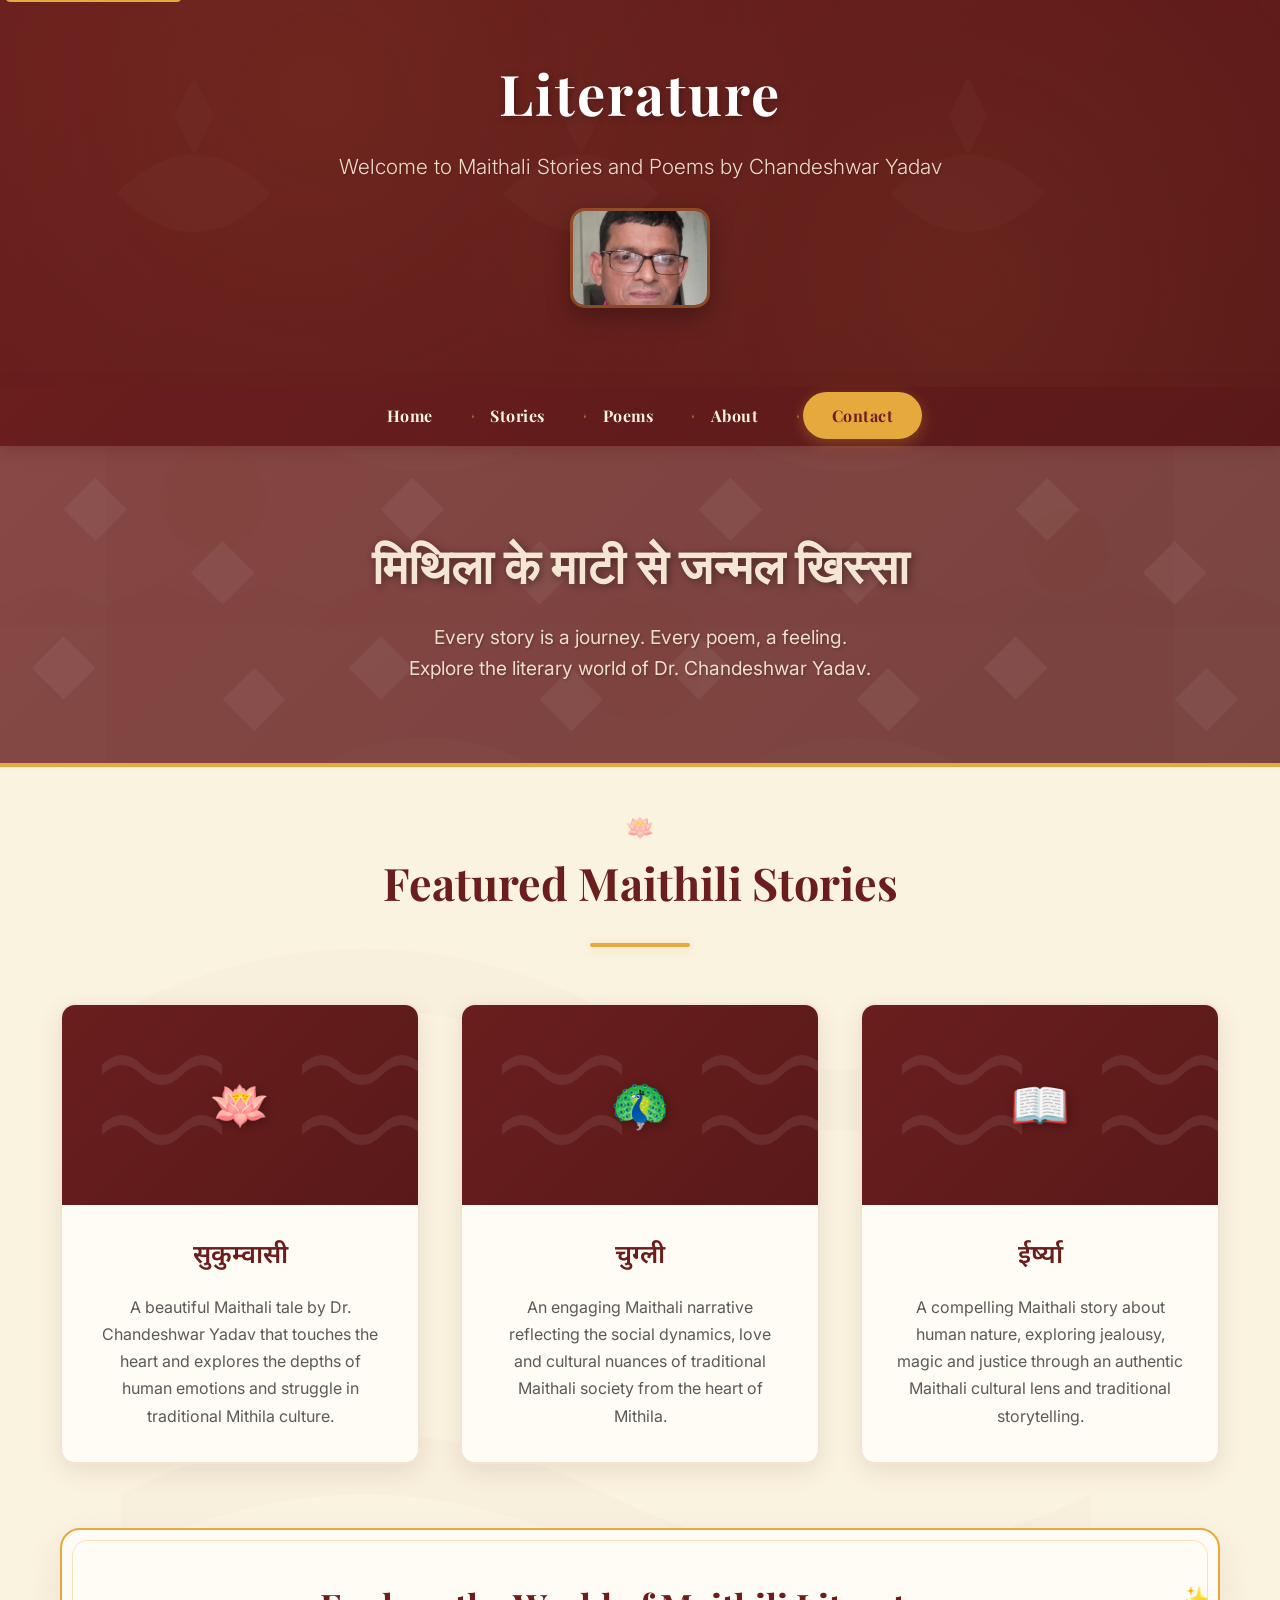
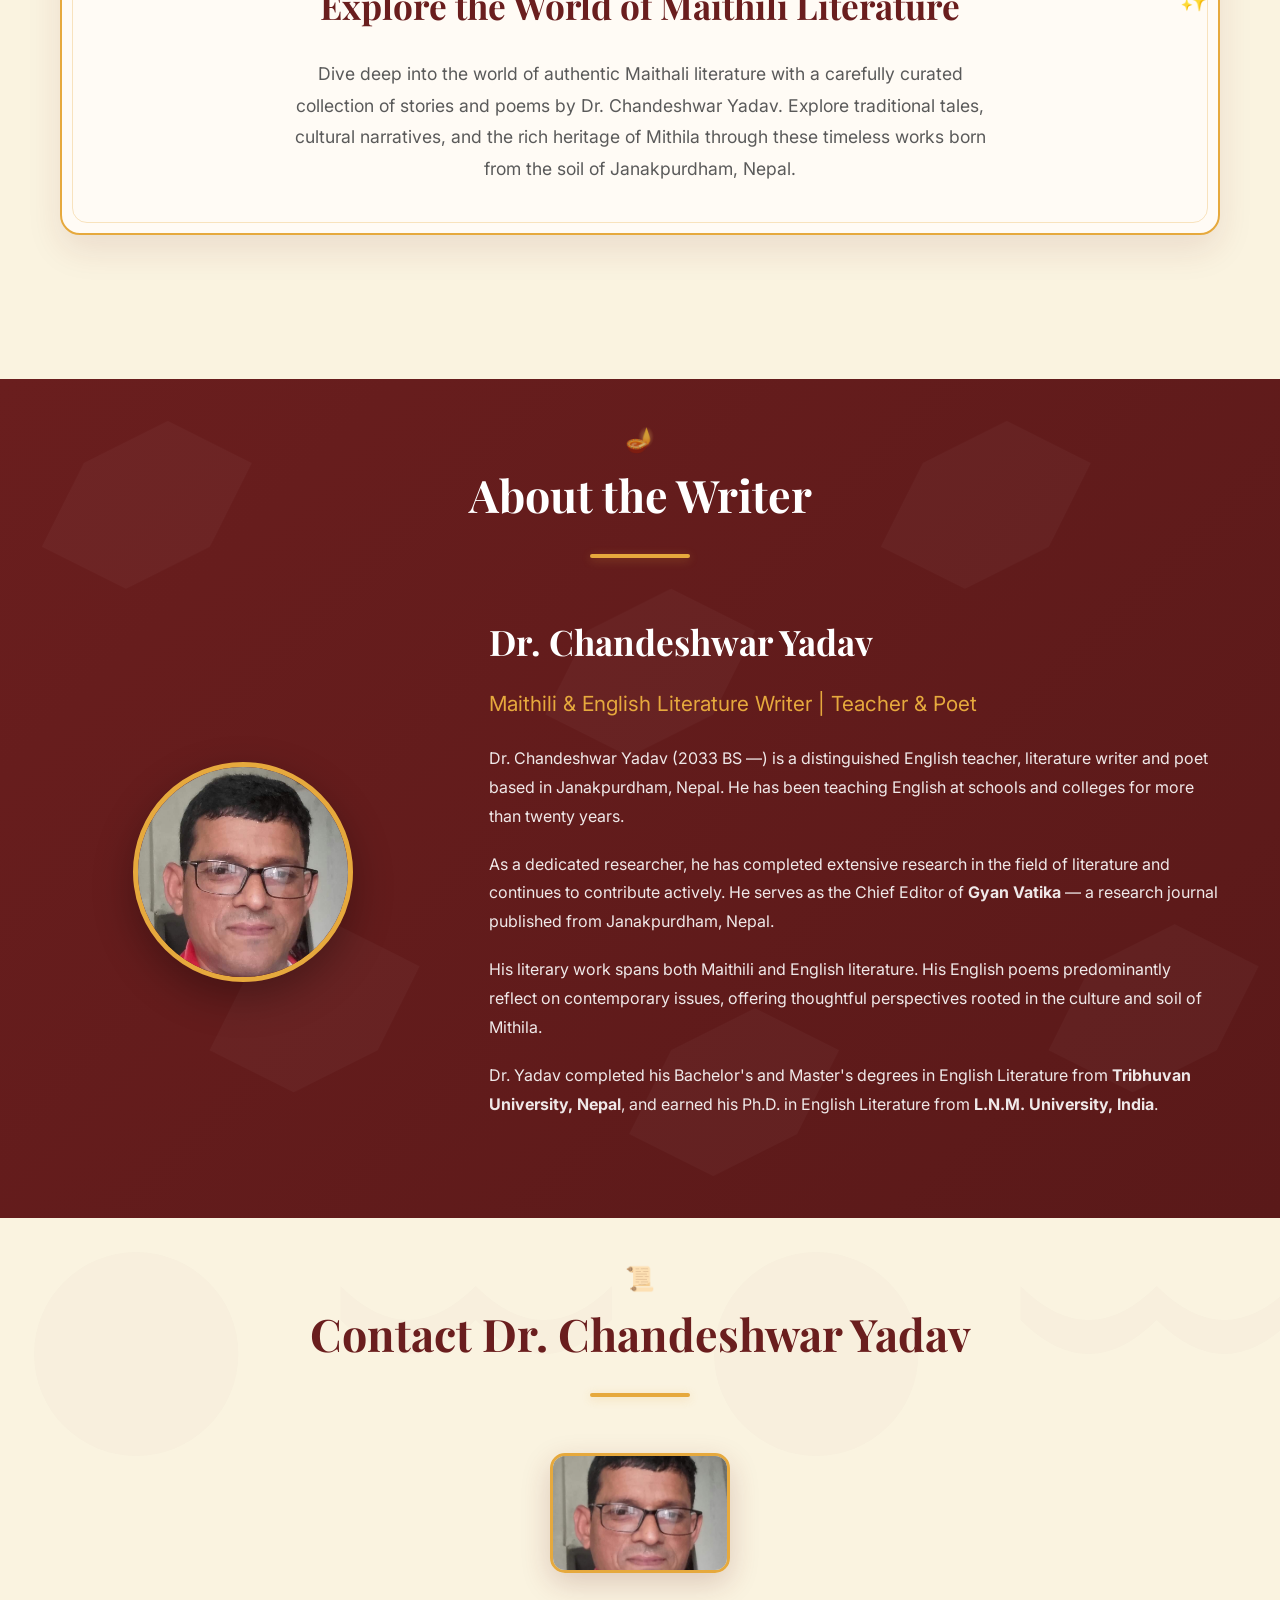
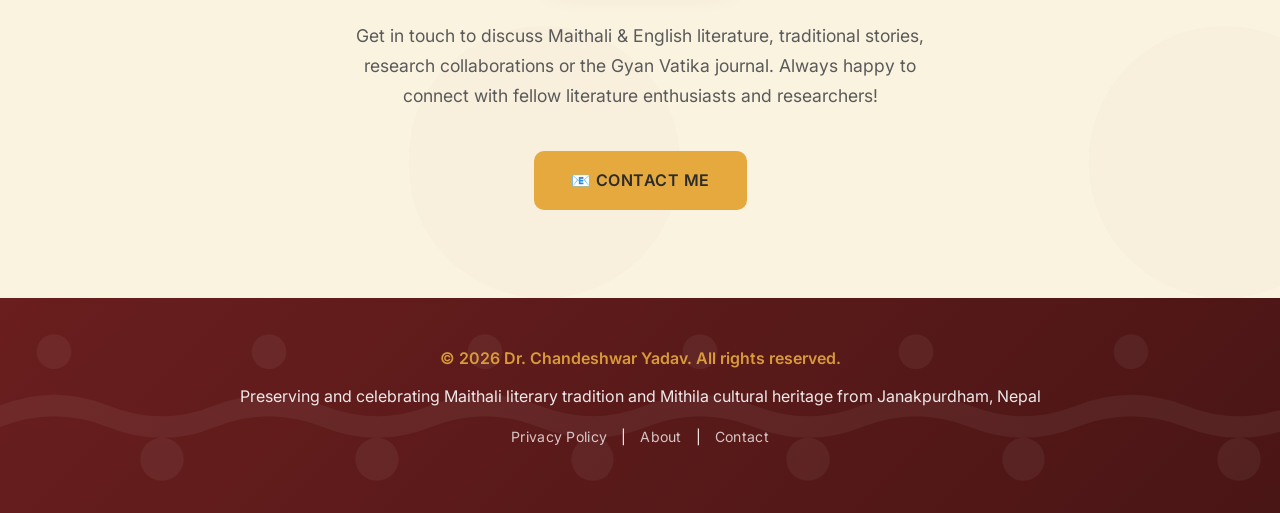
<file: index.html>
<!DOCTYPE html>
<html lang="hi" itemscope itemtype="http://schema.org/WebSite">
<head>
    <!-- Basic Meta Tags -->
    <meta charset="UTF-8">
    <meta name="viewport" content="width=device-width, initial-scale=1.0">
    <meta http-equiv="X-UA-Compatible" content="IE=edge">

    <!-- Google AdSense -->
    <script async src="https://pagead2.googlesyndication.com/pagead/js/adsbygoogle.js?client=ca-pub-8076382604735884"
     crossorigin="anonymous"></script>

    <!-- ===================== PRIMARY SEO ===================== -->
    <title>Dr. Chandeshwar Yadav | Maithili Stories & English Poems | Janakpurdham</title>
    <meta name="title" content="Dr. Chandeshwar Yadav | Maithili Stories & English Poems | Janakpurdham Nepal">
    <meta name="description" content="Dr. Chandeshwar Yadav — Maithili & English Literature Writer, Teacher and Poet from Janakpurdham, Nepal. Read authentic Maithili stories सुकुम्वासी, चुग्ली, ईर्ष्या and English poems online.">
    <meta name="keywords" content="Chandeshwar Yadav, Maithili Stories, Maithili Literature, English Poems, Maithili Writer Nepal, सुकुम्वासी, चुग्ली, ईर्ष्या, Mithila Culture, Maithili Writer, Traditional Stories, Folk Literature, Maithali Kahani, मैथिली साहित्य, मैथिली कहानी, मैथिली कविता, Janakpurdham, Nepal Literature, English Teacher Nepal, Gyan Vatika Journal, Tribhuvan University, LNM University">
    <meta name="author" content="Dr. Chandeshwar Yadav">
    <meta name="copyright" content="Dr. Chandeshwar Yadav 2026">
    <meta name="robots" content="index, follow, max-image-preview:large, max-snippet:-1, max-video-preview:-1">
    <meta name="googlebot" content="index, follow">
    <meta name="revisit-after" content="7 days">
    <meta name="rating" content="general">

    <!-- Language and Locale -->
    <meta name="language" content="Hindi">
    <meta name="geo.region" content="NP-P2">
    <meta name="geo.country" content="Nepal">
    <meta name="geo.placename" content="Janakpurdham, Madhesh, Nepal">

    <!-- Open Graph / Facebook -->
    <meta property="og:type" content="website">
    <meta property="og:site_name" content="Chandeshwar Yadav">
    <meta property="og:title" content="Dr. Chandeshwar Yadav | Maithili Stories & English Poems">
    <meta property="og:description" content="Maithili stories and English poems by Dr. Chandeshwar Yadav — Writer, Teacher and Poet from Janakpurdham, Nepal.">
    <meta property="og:image" content="https://www.rinkuyadav.com.np/author.jpg">
    <meta property="og:image:width" content="400">
    <meta property="og:image:height" content="400">
    <meta property="og:image:alt" content="Dr. Chandeshwar Yadav - Maithili & English Literature Writer">
    <meta property="og:url" content="https://www.rinkuyadav.com.np">
    <meta property="og:locale" content="hi_IN">

    <!-- Twitter Card -->
    <meta name="twitter:card" content="summary_large_image">
    <meta name="twitter:title" content="Dr. Chandeshwar Yadav | Maithili Stories & English Poems">
    <meta name="twitter:description" content="Maithili stories and English poems by Dr. Chandeshwar Yadav — Writer, Teacher and Poet from Janakpurdham, Nepal.">
    <meta name="twitter:image" content="https://www.rinkuyadav.com.np/author.jpg">
    <meta name="twitter:image:alt" content="Dr. Chandeshwar Yadav">

    <!-- Canonical & Alternate -->
    <link rel="canonical" href="https://www.rinkuyadav.com.np">
    <link rel="alternate" hreflang="hi" href="https://www.rinkuyadav.com.np">
    <link rel="alternate" hreflang="en" href="https://www.rinkuyadav.com.np">
    <link rel="alternate" hreflang="x-default" href="https://www.rinkuyadav.com.np">

    <!-- Favicon — Using author photo -->
    <link rel="icon" type="image/jpeg" href="author.jpg">
    <link rel="shortcut icon" type="image/jpeg" href="author.jpg">
    <link rel="apple-touch-icon" href="author.jpg">
    <link rel="manifest" href="/site.webmanifest">

    <!-- Preload critical resources -->
    <link rel="preload" href="styles.css" as="style">
    <link rel="preload" href="author.jpg" as="image">
    <link rel="preconnect" href="https://fonts.googleapis.com">
    <link rel="preconnect" href="https://fonts.gstatic.com" crossorigin>

    <!-- Fonts -->
    <link href="https://fonts.googleapis.com/css2?family=Playfair+Display:wght@400;600;700&family=Inter:wght@300;400;600&family=Noto+Sans+Devanagari:wght@400;600;700&display=swap" rel="stylesheet">

    <!-- Stylesheet -->
    <link rel="stylesheet" href="styles.css">

    <!-- ===================== STRUCTURED DATA JSON-LD ===================== -->

    <!-- 1. Person Schema -->
    <script type="application/ld+json">
    {
        "@context": "https://schema.org",
        "@type": "Person",
        "name": "Dr. Chandeshwar Yadav",
        "givenName": "Chandeshwar",
        "familyName": "Yadav",
        "honorificPrefix": "Dr.",
        "jobTitle": "Maithili & English Literature Writer, Teacher and Poet",
        "description": "Dr. Chandeshwar Yadav is a Maithili and English literature writer, teacher and poet from Janakpurdham, Nepal. He has been teaching English for over 20 years and is the chief editor of Gyan Vatika research journal. He holds a Ph.D. in English Literature from L.N.M. University, India.",
        "url": "https://www.rinkuyadav.com.np",
        "image": "https://www.rinkuyadav.com.np/author.jpg",
        "email": "chandeshwaryadav15@gmail.com",
        "sameAs": [
            "https://www.rinkuyadav.com.np",
            "https://www.facebook.com/chandeshwar.yadav"
        ],
        "knowsAbout": [
            "Maithili Literature",
            "English Literature",
            "Mithila Culture",
            "Traditional Stories",
            "English Poetry",
            "Literature Research"
        ],
        "alumniOf": [
            {
                "@type": "CollegeOrUniversity",
                "name": "Tribhuvan University",
                "address": {
                    "@type": "PostalAddress",
                    "addressCountry": "NP"
                }
            },
            {
                "@type": "CollegeOrUniversity",
                "name": "L.N.M. University",
                "address": {
                    "@type": "PostalAddress",
                    "addressCountry": "IN"
                }
            }
        ],
        "nationality": {
            "@type": "Country",
            "name": "Nepal"
        },
        "address": {
            "@type": "PostalAddress",
            "addressLocality": "Janakpurdham",
            "addressRegion": "Madhesh",
            "addressCountry": "NP"
        }
    }
    </script>

    <!-- 2. WebSite Schema — controls site name in Google -->
    <script type="application/ld+json">
    {
        "@context": "https://schema.org",
        "@type": "WebSite",
        "name": "Chandeshwar Yadav",
        "alternateName": "Dr. Chandeshwar Yadav — Maithili & English Literature",
        "url": "https://www.rinkuyadav.com.np",
        "description": "Official website of Dr. Chandeshwar Yadav — Maithili stories, English poems and literary works from Janakpurdham, Nepal.",
        "author": {
            "@type": "Person",
            "name": "Dr. Chandeshwar Yadav"
        },
        "publisher": {
            "@type": "Person",
            "name": "Dr. Chandeshwar Yadav"
        },
        "inLanguage": ["hi", "en", "mai"],
        "about": [
            { "@type": "Thing", "name": "Maithili Literature" },
            { "@type": "Thing", "name": "English Poetry" },
            { "@type": "Thing", "name": "Mithila Culture" }
        ],
        "potentialAction": {
            "@type": "SearchAction",
            "target": "https://www.rinkuyadav.com.np/search?q={search_term_string}",
            "query-input": "required name=search_term_string"
        }
    }
    </script>

    <!-- 3. Organization Schema — controls logo in Google Search -->
    <script type="application/ld+json">
    {
        "@context": "https://schema.org",
        "@type": "Organization",
        "name": "Chandeshwar Yadav",
        "url": "https://www.rinkuyadav.com.np",
        "logo": {
            "@type": "ImageObject",
            "url": "https://www.rinkuyadav.com.np/author.jpg",
            "width": 400,
            "height": 400
        },
        "founder": {
            "@type": "Person",
            "name": "Dr. Chandeshwar Yadav"
        },
        "address": {
            "@type": "PostalAddress",
            "addressLocality": "Janakpurdham",
            "addressRegion": "Madhesh",
            "addressCountry": "NP"
        },
        "contactPoint": {
            "@type": "ContactPoint",
            "email": "chandeshwaryadav15@gmail.com",
            "contactType": "customer support"
        }
    }
    </script>

    <!-- 4. Stories Collection Schema -->
    <script type="application/ld+json">
    {
        "@context": "https://schema.org",
        "@type": "CollectionPage",
        "@id": "https://www.rinkuyadav.com.np/#stories",
        "name": "Maithili Stories by Dr. Chandeshwar Yadav",
        "description": "Collection of authentic Maithili stories by Dr. Chandeshwar Yadav from Janakpurdham, Nepal",
        "author": {
            "@type": "Person",
            "name": "Dr. Chandeshwar Yadav"
        },
        "hasPart": [
            {
                "@type": "CreativeWork",
                "name": "सुकुम्वासी",
                "url": "https://www.rinkuyadav.com.np/sukumvasi.html",
                "inLanguage": "mai",
                "description": "Traditional Maithili story about human struggle and emotions"
            },
            {
                "@type": "CreativeWork",
                "name": "चुग्ली",
                "url": "https://www.rinkuyadav.com.np/chugli.html",
                "inLanguage": "mai",
                "description": "Maithili story about love, trust and social gossip"
            },
            {
                "@type": "CreativeWork",
                "name": "ईर्ष्या",
                "url": "https://www.rinkuyadav.com.np/irshya.html",
                "inLanguage": "mai",
                "description": "Maithili story about jealousy, magic and justice"
            }
        ]
    }
    </script>

    <!-- Google Search Console Verification -->
    <meta name="google-site-verification" content="YOUR_GOOGLE_VERIFICATION_CODE">

</head>
<body itemscope itemtype="http://schema.org/WebPage">

    <a href="#main" class="skip-link">Skip to main content</a>

    <header role="banner">
        <div class="container">
            <div class="header-content">
                <h1 itemprop="headline">Literature</h1>
                <p class="subtitle" itemprop="description">Welcome to Maithali Stories and Poems by Chandeshwar Yadav</p>
                <div class="header-image">
                    <img src="author.jpg"
                         alt="Dr. Chandeshwar Yadav - Maithili & English Literature Writer from Janakpurdham Nepal"
                         title="Dr. Chandeshwar Yadav"
                         width="120" height="120"
                         itemprop="image">
                </div>
            </div>
        </div>
    </header>

    <nav role="navigation" aria-label="Main Navigation">
        <div class="container">
            <div class="nav-container">
                <ul class="nav-menu" id="navMenu">
                    <li><a href="#home" aria-label="Home">Home</a></li>
                    <li><a href="stories.html" aria-label="Maithili Stories">Stories</a></li>
                    <li><a href="poems.html" aria-label="English Poems">Poems</a></li>
                    <li><a href="#about" aria-label="About Dr. Chandeshwar Yadav">About</a></li>
                    <li><a href="#contact" aria-label="Contact">Contact</a></li>
                </ul>
                <button class="mobile-menu-btn" id="mobileMenuBtn" aria-label="Open mobile menu" aria-expanded="false">☰</button>
            </div>
        </div>
    </nav>

    <main id="main" role="main">

        <!-- Hero Section -->
        <section class="hero" id="home" itemscope itemtype="http://schema.org/Article">
            <div class="container">
                <h2 itemprop="headline">मिथिला के माटी से जन्मल खिस्सा</h2>
                <p itemprop="description">Every story is a journey. Every poem, a feeling.<br>
                Explore the literary world of Dr. Chandeshwar Yadav.</p>
            </div>
        </section>

        <!-- Stories Section -->
        <section class="stories-section" id="stories" itemscope itemtype="http://schema.org/CollectionPage">
            <div class="container">
                <h2 class="section-title" itemprop="name">Featured Maithili Stories</h2>

                <div class="stories-grid" itemprop="hasPart">

                    <article class="story-card" onclick="openStory('sukumvasi')" itemscope itemtype="http://schema.org/CreativeWork">
                        <div class="story-image" role="img" aria-label="सुकुम्वासी Story">
                            <span aria-hidden="true">🪷</span>
                        </div>
                        <div class="story-content">
                            <h3 class="story-title" itemprop="name">सुकुम्वासी</h3>
                            <p class="story-excerpt" itemprop="description">A beautiful Maithali tale by Dr. Chandeshwar Yadav that touches the heart and explores the depths of human emotions and struggle in traditional Mithila culture.</p>
                            <meta itemprop="author" content="Dr. Chandeshwar Yadav">
                            <meta itemprop="inLanguage" content="mai">
                            <meta itemprop="url" content="https://www.rinkuyadav.com.np/sukumvasi.html">
                        </div>
                    </article>

                    <article class="story-card" onclick="openStory('chugli')" itemscope itemtype="http://schema.org/CreativeWork">
                        <div class="story-image" role="img" aria-label="चुग्ली Story">
                            <span aria-hidden="true">🦚</span>
                        </div>
                        <div class="story-content">
                            <h3 class="story-title" itemprop="name">चुग्ली</h3>
                            <p class="story-excerpt" itemprop="description">An engaging Maithali narrative reflecting the social dynamics, love and cultural nuances of traditional Maithali society from the heart of Mithila.</p>
                            <meta itemprop="author" content="Dr. Chandeshwar Yadav">
                            <meta itemprop="inLanguage" content="mai">
                            <meta itemprop="url" content="https://www.rinkuyadav.com.np/chugli.html">
                        </div>
                    </article>

                    <article class="story-card" onclick="openStory('irshya')" itemscope itemtype="http://schema.org/CreativeWork">
                        <div class="story-image" role="img" aria-label="ईर्ष्या Story">
                            <span aria-hidden="true">📖</span>
                        </div>
                        <div class="story-content">
                            <h3 class="story-title" itemprop="name">ईर्ष्या</h3>
                            <p class="story-excerpt" itemprop="description">A compelling Maithali story about human nature, exploring jealousy, magic and justice through an authentic Maithali cultural lens and traditional storytelling.</p>
                            <meta itemprop="author" content="Dr. Chandeshwar Yadav">
                            <meta itemprop="inLanguage" content="mai">
                            <meta itemprop="url" content="https://www.rinkuyadav.com.np/irshya.html">
                        </div>
                    </article>

                </div>

                <div class="featured-story" itemscope itemtype="http://schema.org/Article">
                    <h3 itemprop="headline">Explore the World of Maithili Literature</h3>
                    <p itemprop="articleBody">Dive deep into the world of authentic Maithali literature with a carefully curated collection of stories and poems by Dr. Chandeshwar Yadav. Explore traditional tales, cultural narratives, and the rich heritage of Mithila through these timeless works born from the soil of Janakpurdham, Nepal.</p>
                    <meta itemprop="author" content="Dr. Chandeshwar Yadav">
                    <meta itemprop="datePublished" content="2026-04-26">
                    <meta itemprop="dateModified" content="2026-04-26">
                </div>
            </div>
        </section>

        <!-- About Section -->
        <section class="about-section" id="about" itemscope itemtype="http://schema.org/Person">
            <div class="container">
                <h2 class="section-title">About the Writer</h2>
                <div class="about-content">
                    <div class="about-image">
                        <img src="author.jpg"
                             alt="Dr. Chandeshwar Yadav - Maithili & English Literature Writer and Teacher from Janakpurdham Nepal"
                             itemprop="image"
                             width="200" height="200"
                             title="Dr. Chandeshwar Yadav — Writer, Teacher & Poet">
                    </div>
                    <div class="about-text">
                        <h3 itemprop="name">Dr. Chandeshwar Yadav</h3>
                        <h4 itemprop="jobTitle">Maithili & English Literature Writer | Teacher & Poet</h4>
                        <p itemprop="description">Dr. Chandeshwar Yadav (2033 BS —) is a distinguished English teacher, literature writer and poet based in Janakpurdham, Nepal. He has been teaching English at schools and colleges for more than twenty years.</p>
                        <p>As a dedicated researcher, he has completed extensive research in the field of literature and continues to contribute actively. He serves as the Chief Editor of <strong>Gyan Vatika</strong> — a research journal published from Janakpurdham, Nepal.</p>
                        <p>His literary work spans both Maithili and English literature. His English poems predominantly reflect on contemporary issues, offering thoughtful perspectives rooted in the culture and soil of Mithila.</p>
                        <p>Dr. Yadav completed his Bachelor's and Master's degrees in English Literature from <strong>Tribhuvan University, Nepal</strong>, and earned his Ph.D. in English Literature from <strong>L.N.M. University, India</strong>.</p>
                        <meta itemprop="knowsAbout" content="Maithili Literature, English Literature, Mithila Culture, Traditional Stories, English Poetry">
                        <meta itemprop="nationality" content="Nepali">
                        <meta itemprop="address" content="Janakpurdham, Madhesh, Nepal">
                    </div>
                </div>
            </div>
        </section>

        <!-- Contact Section -->
        <section class="contact-section" id="contact" itemscope itemtype="http://schema.org/ContactPage">
            <div class="container">
                <h2 class="section-title" itemprop="name">Contact Dr. Chandeshwar Yadav</h2>
                <div class="contact-content">
                    <div class="contact-image">
                        <img src="author.jpg"
                             alt="Contact Dr. Chandeshwar Yadav"
                             width="150" height="150"
                             title="Get in touch with Dr. Chandeshwar Yadav">
                    </div>
                    <p itemprop="description">Get in touch to discuss Maithali & English literature, traditional stories, research collaborations or the Gyan Vatika journal. Always happy to connect with fellow literature enthusiasts and researchers!</p>
                    <div style="margin-top: 2rem;">
                        <a href="mailto:chandeshwaryadav15@gmail.com"
                           class="contact-btn"
                           itemprop="email"
                           aria-label="Email Dr. Chandeshwar Yadav">
                           📧 Contact Me
                        </a>
                    </div>
                </div>
            </div>
        </section>

    </main>

    <footer role="contentinfo" itemscope itemtype="http://schema.org/WPFooter">
        <div class="container">
            <p itemprop="copyrightHolder">&copy; 2026 Dr. Chandeshwar Yadav. All rights reserved.</p>
            <p itemprop="description">Preserving and celebrating Maithali literary tradition and Mithila cultural heritage from Janakpurdham, Nepal</p>
            <p>
                <a href="privacy-policy.html">Privacy Policy</a> &nbsp;|&nbsp;
                <a href="#about">About</a> &nbsp;|&nbsp;
                <a href="#contact">Contact</a>
            </p>
        </div>
    </footer>

    <script>
        document.addEventListener('DOMContentLoaded', function () {

            // Mobile menu
            const mobileMenuBtn = document.getElementById('mobileMenuBtn');
            const navMenu = document.getElementById('navMenu');
            if (mobileMenuBtn && navMenu) {
                mobileMenuBtn.addEventListener('click', function (e) {
                    e.preventDefault();
                    e.stopPropagation();
                    navMenu.classList.toggle('active');
                    mobileMenuBtn.innerHTML = navMenu.classList.contains('active') ? '✕' : '☰';
                });
                document.querySelectorAll('.nav-menu a').forEach(link => {
                    link.addEventListener('click', function () {
                        navMenu.classList.remove('active');
                        mobileMenuBtn.innerHTML = '☰';
                    });
                });
                document.addEventListener('click', function (e) {
                    if (!navMenu.contains(e.target) && !mobileMenuBtn.contains(e.target)) {
                        navMenu.classList.remove('active');
                        mobileMenuBtn.innerHTML = '☰';
                    }
                });
            }

            // Smooth scrolling
            document.querySelectorAll('a[href^="#"]').forEach(anchor => {
                anchor.addEventListener('click', function (e) {
                    e.preventDefault();
                    const target = document.querySelector(this.getAttribute('href'));
                    if (target) {
                        window.scrollTo({ top: target.offsetTop - 80, behavior: 'smooth' });
                    }
                });
            });

            // Story navigation
            window.openStory = function (storyId) {
                const stories = {
                    'sukumvasi': { url: 'sukumvasi.html' },
                    'chugli':    { url: 'chugli.html' },
                    'irshya':    { url: 'irshya.html' }
                };
                const story = stories[storyId];
                if (story) window.location.href = story.url;
            };

            // Hide nav on scroll down
            let lastScrollTop = 0;
            const nav = document.querySelector('nav');
            window.addEventListener('scroll', function () {
                const scrollTop = window.pageYOffset || document.documentElement.scrollTop;
                nav.style.transform = (scrollTop > lastScrollTop && scrollTop > 100) ? 'translateY(-100%)' : 'translateY(0)';
                lastScrollTop = scrollTop;
            });

            // Active nav highlight
            const sections = document.querySelectorAll('section[id]');
            const navLinks = document.querySelectorAll('.nav-menu a[href^="#"]');
            function highlightActiveSection() {
                const scrollPos = window.scrollY + 100;
                sections.forEach(section => {
                    if (scrollPos >= section.offsetTop && scrollPos < section.offsetTop + section.offsetHeight) {
                        navLinks.forEach(link => {
                            link.classList.remove('active');
                            if (link.getAttribute('href') === `#${section.getAttribute('id')}`) {
                                link.classList.add('active');
                            }
                        });
                    }
                });
            }
            window.addEventListener('scroll', highlightActiveSection);
            highlightActiveSection();

        });
    </script>

</body>
</html>
</file>
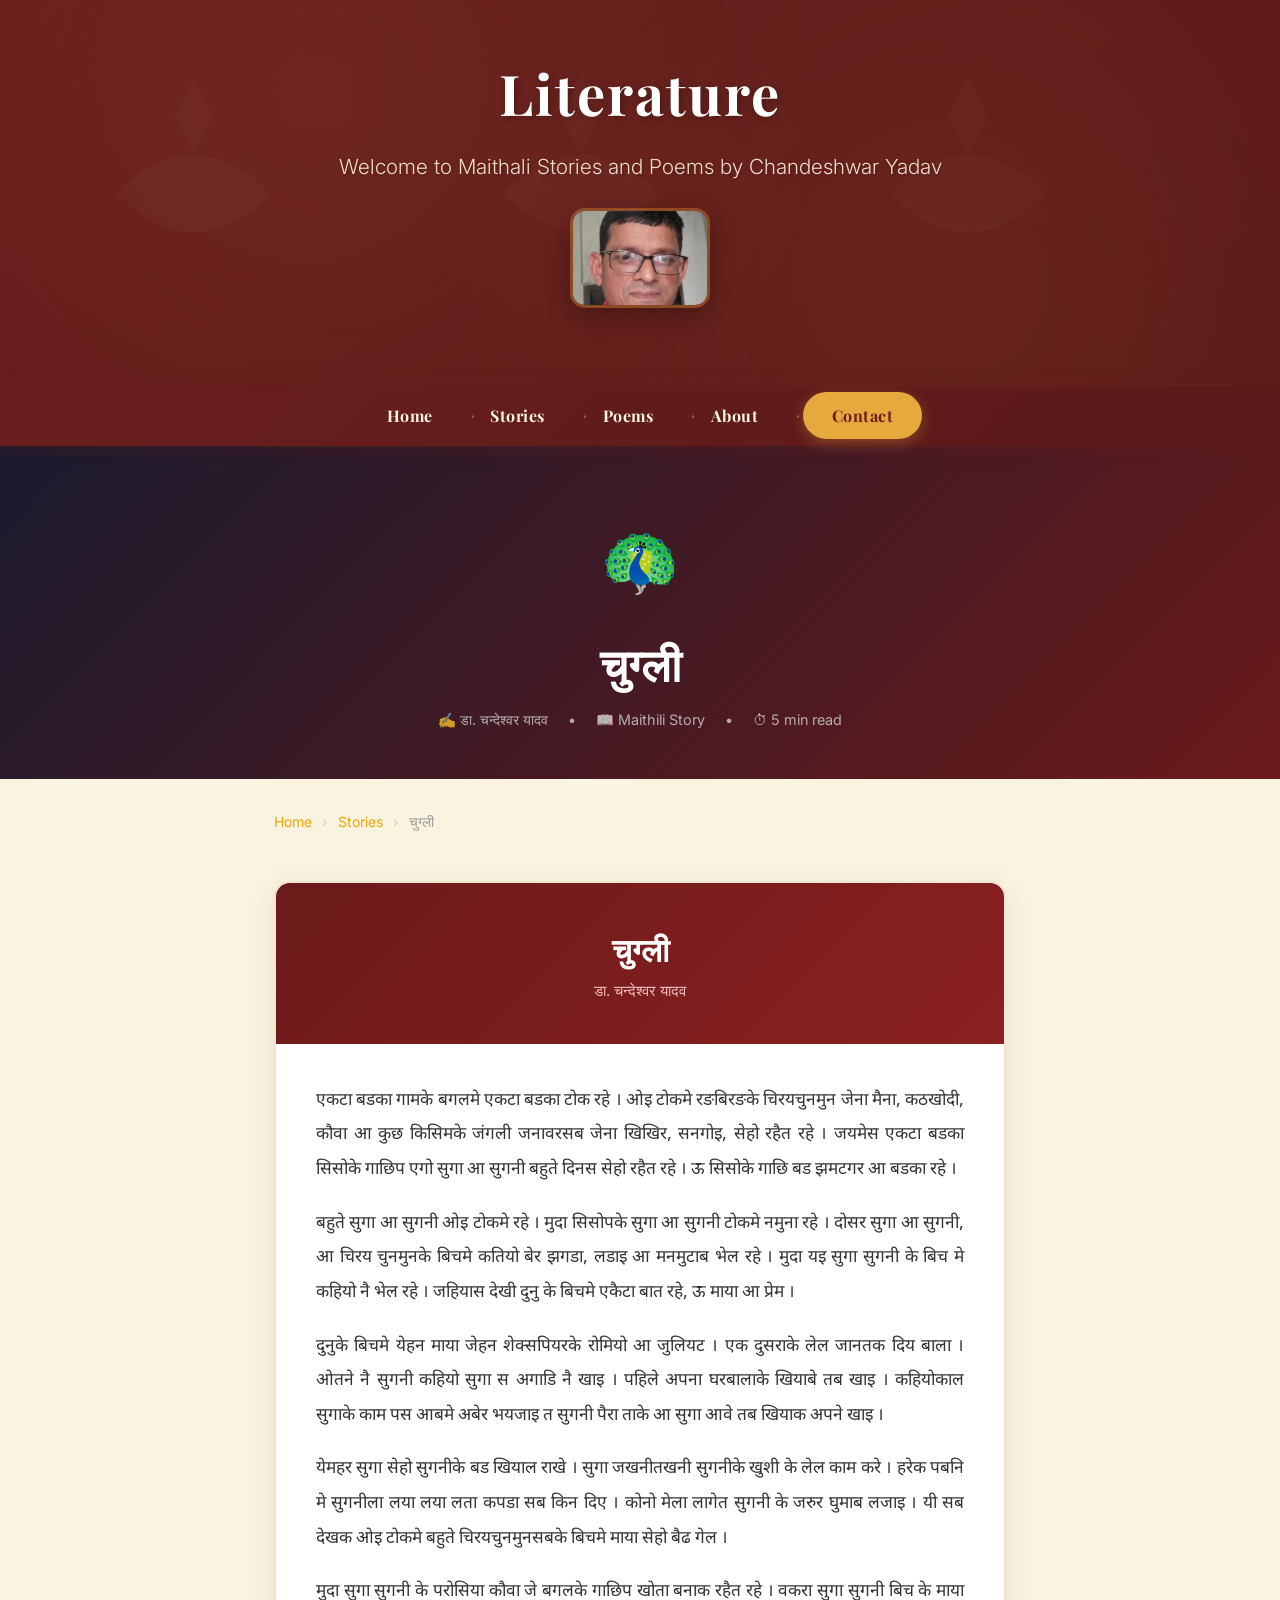
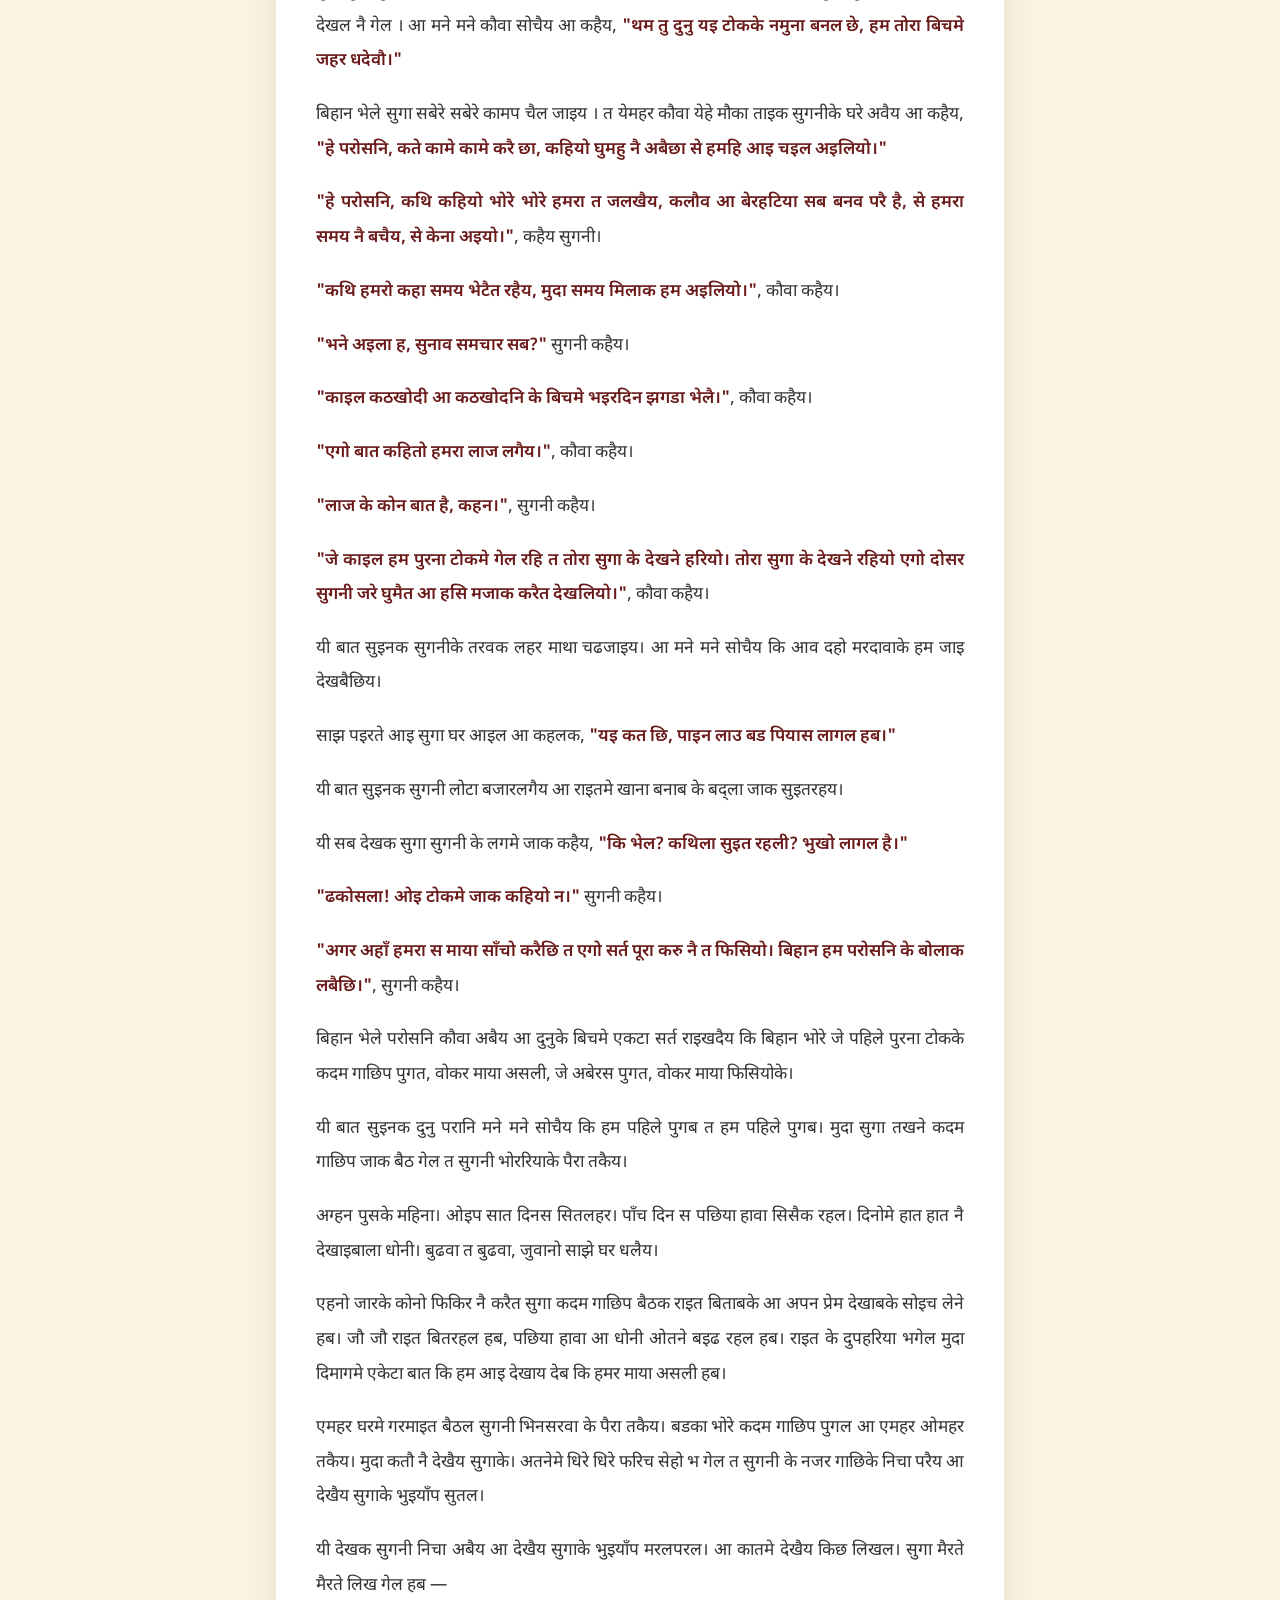
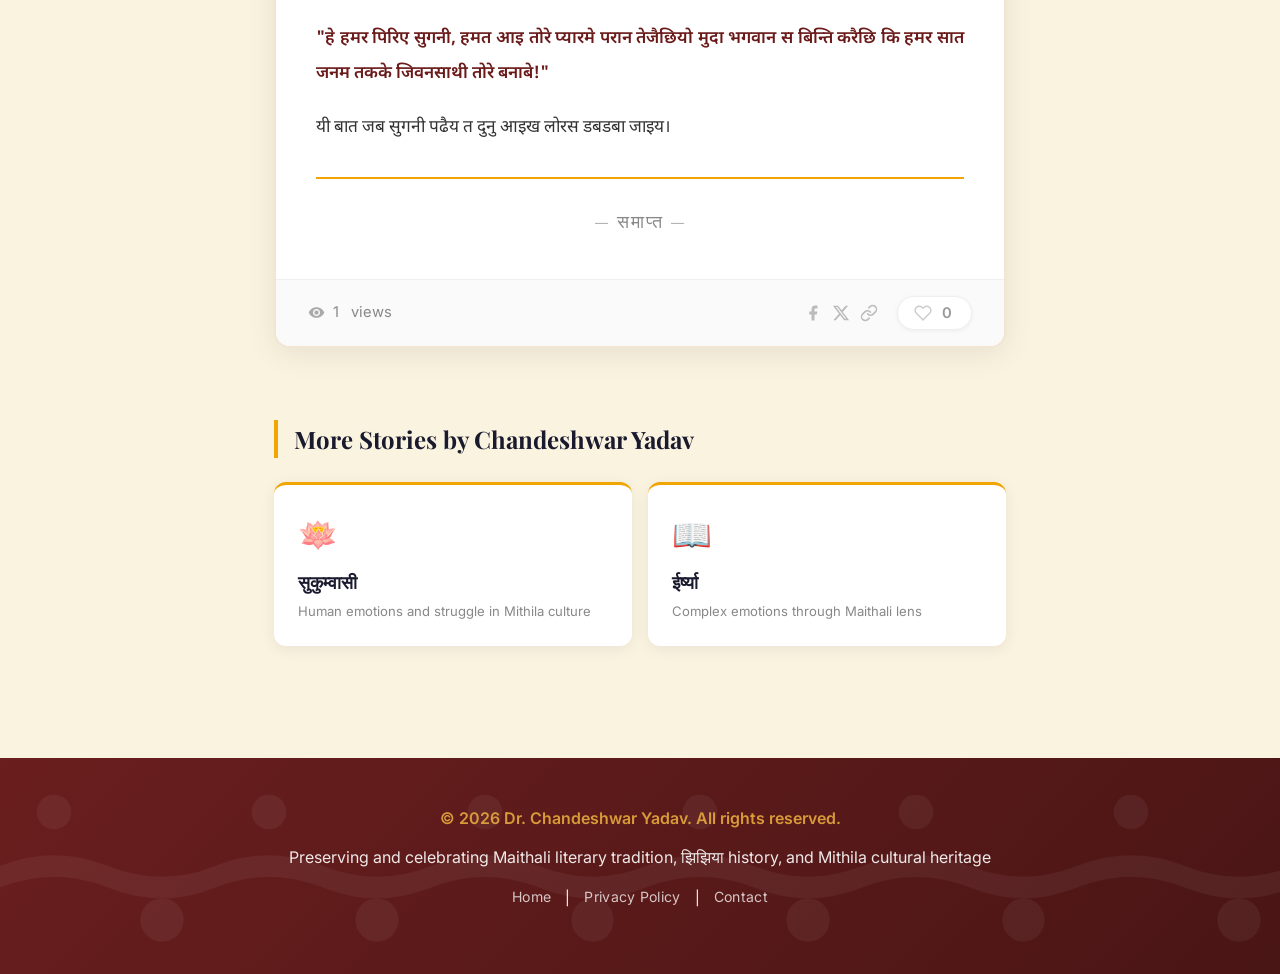
<file: chugli.html>
<!DOCTYPE html>
<html lang="hi">
<head>
    <meta charset="UTF-8">
    <meta name="viewport" content="width=device-width, initial-scale=1.0">
    <meta http-equiv="X-UA-Compatible" content="IE=edge">

    <!-- Google AdSense -->
    <script async src="https://pagead2.googlesyndication.com/pagead/js/adsbygoogle.js?client=ca-pub-8076382604735884"
     crossorigin="anonymous"></script>

    <title>चुग्ली | डा. चन्देश्वर यादव | Maithili Story</title>
    <meta name="description" content="चुग्ली - A Maithili story by Dr. Chandeshwar Yadav about love, trust and social gossip in traditional Mithila culture.">
    <meta name="keywords" content="चुग्ली, Chandeshwar Yadav, Maithili Story, Maithili Literature, मैथिली कहानी, Mithila">
    <meta name="author" content="Dr. Chandeshwar Yadav">
    <meta name="robots" content="index, follow">
    <link rel="canonical" href="https://www.rinkuyadav.com.np/chugli.html">

    <meta property="og:type" content="article">
    <meta property="og:title" content="चुग्ली | डा. चन्देश्वर यादव">
    <meta property="og:description" content="A Maithili story by Dr. Chandeshwar Yadav about love, trust and social gossip.">
    <meta property="og:url" content="https://www.rinkuyadav.com.np/chugli.html">
    <meta property="og:site_name" content="Chandeshwar Yadav Literature">

    <link href="https://fonts.googleapis.com/css2?family=Playfair+Display:wght@400;600;700&family=Inter:wght@300;400;600&family=Noto+Sans+Devanagari:wght@400;600;700&display=swap" rel="stylesheet">
    <link rel="stylesheet" href="styles.css">

    <style>
        .story-hero {
            background: linear-gradient(135deg, #1a1a2e 0%, #6b1a1a 100%);
            color: #fff;
            padding: 4rem 1.5rem 3rem;
            text-align: center;
        }
        .story-hero .story-emoji { font-size: 4rem; margin-bottom: 1rem; display: block; }
        .story-hero h2 {
            font-family: 'Playfair Display', serif;
            font-size: 2.8rem;
            margin-bottom: 0.5rem;
            color: #fff;
        }
        .story-hero .story-meta { font-size: 0.9rem; opacity: 0.75; color: #ddd; margin-top: 0.5rem; }
        .story-hero .story-meta span { margin: 0 0.5rem; }

        .story-container {
            max-width: 780px;
            margin: 2rem auto;
            padding: 0 1.5rem 5rem;
        }

        .breadcrumb { font-size: 0.88rem; color: #999; margin-bottom: 1.5rem; }
        .breadcrumb a { color: #f0a500; text-decoration: none; }
        .breadcrumb a:hover { text-decoration: underline; }
        .breadcrumb span { margin: 0 0.4rem; color: #ccc; }

        /* ===== FIX: Ad slot collapses when empty ===== */
        .ad-slot {
            text-align: center;
            margin: 1.5rem 0;
            overflow: hidden;
        }
        /* Hides empty adsbygoogle containers */
        .adsbygoogle:not([data-ad-status]) { display: none !important; }

        .story-card {
            background: #fff;
            border-radius: 16px;
            box-shadow: 0 6px 30px rgba(0,0,0,0.08);
            overflow: hidden;
        }
        .story-card-header {
            background: linear-gradient(135deg, #6b1a1a, #8b2020);
            padding: 2.5rem 2rem;
            text-align: center;
        }
        .story-card-header h3 {
            font-family: 'Playfair Display', serif;
            font-size: 2rem;
            color: #fff;
            margin-bottom: 0.3rem;
        }
        .story-card-header p { color: #f0c0c0; font-size: 0.95rem; }

        .story-body { padding: 2.5rem; }

        .story-text {
            font-family: 'Noto Sans Devanagari', serif;
            font-size: 1.08rem;
            line-height: 2;
            color: #333;
        }
        .story-text p { margin-bottom: 1.2rem; text-align: justify; }
        .story-text .dialogue { color: #6b1a1a; font-weight: 600; }

        .story-end {
            text-align: center;
            margin-top: 2rem;
            padding-top: 1.5rem;
            border-top: 2px solid #f0a500;
            font-family: 'Playfair Display', serif;
            font-size: 1.1rem;
            color: #888;
            letter-spacing: 2px;
        }

        /* ===== STATS BAR ===== */
        .story-stats-bar {
            display: flex;
            align-items: center;
            justify-content: space-between;
            padding: 1rem 2rem;
            border-top: 1px solid #f0f0f0;
            background: #fafafa;
            flex-wrap: wrap;
            gap: 0.8rem;
        }

        .stat-views {
            display: flex;
            align-items: center;
            gap: 0.5rem;
            font-size: 0.92rem;
            color: #888;
        }
        .stat-views svg { width: 17px; height: 17px; fill: #aaa; flex-shrink: 0; }

        .stat-right { display: flex; align-items: center; gap: 1.2rem; }

        /* Share Icons */
        .share-icons { display: flex; align-items: center; gap: 0.6rem; }
        .share-icons a {
            color: #bbb;
            transition: color 0.2s;
            display: flex;
            align-items: center;
            text-decoration: none;
        }
        .share-icons a:hover { color: #1a1a2e; }
        .share-icons svg { width: 18px; height: 18px; }

        /* Copy link tooltip */
        .copy-wrap { position: relative; display: flex; }
        .copy-tooltip {
            position: absolute;
            bottom: 130%;
            left: 50%;
            transform: translateX(-50%);
            background: #1a1a2e;
            color: #fff;
            font-size: 0.75rem;
            padding: 0.3rem 0.6rem;
            border-radius: 6px;
            white-space: nowrap;
            opacity: 0;
            pointer-events: none;
            transition: opacity 0.2s;
        }
        .copy-tooltip.show { opacity: 1; }

        /* ===== LIKE BUTTON ===== */
        .like-btn {
            display: flex;
            align-items: center;
            gap: 0.45rem;
            background: #fff;
            border: 1.5px solid #eee;
            cursor: pointer;
            font-size: 0.92rem;
            font-family: 'Inter', sans-serif;
            color: #999;
            padding: 0.45rem 1rem;
            border-radius: 30px;
            transition: all 0.25s ease;
            outline: none;
            box-shadow: 0 1px 4px rgba(0,0,0,0.06);
        }
        .like-btn:hover {
            border-color: #e05555;
            color: #e05555;
            background: #fff5f5;
            transform: scale(1.04);
        }
        .like-btn.liked {
            border-color: #e05555;
            color: #e05555;
            background: #fff5f5;
        }
        .like-btn svg {
            width: 18px;
            height: 18px;
            transition: transform 0.25s ease;
            stroke: #ccc;
            fill: none;
            stroke-width: 2;
            stroke-linecap: round;
            stroke-linejoin: round;
        }
        .like-btn:hover svg { stroke: #e05555; transform: scale(1.15); }
        .like-btn.liked svg {
            stroke: #e05555;
            fill: #e05555;
            transform: scale(1.2);
            animation: heartPop 0.3s ease;
        }

        @keyframes heartPop {
            0%   { transform: scale(1); }
            50%  { transform: scale(1.4); }
            100% { transform: scale(1.2); }
        }

        #likeCount { font-weight: 600; min-width: 16px; text-align: center; }

        /* Related */
        .related-section { margin-top: 3rem; }
        .related-section h3 {
            font-family: 'Playfair Display', serif;
            font-size: 1.5rem;
            color: #1a1a2e;
            margin-bottom: 1.5rem;
            padding-left: 1rem;
            border-left: 4px solid #f0a500;
        }
        .related-grid { display: grid; grid-template-columns: repeat(2, 1fr); gap: 1rem; }
        .related-card {
            background: #fff;
            border-radius: 12px;
            padding: 1.5rem;
            box-shadow: 0 3px 15px rgba(0,0,0,0.07);
            text-decoration: none;
            display: block;
            transition: transform 0.2s, box-shadow 0.2s;
            border-top: 3px solid #f0a500;
        }
        .related-card:hover { transform: translateY(-3px); box-shadow: 0 8px 25px rgba(0,0,0,0.12); }
        .related-card .emoji { font-size: 2rem; margin-bottom: 0.5rem; display: block; }
        .related-card h4 {
            font-family: 'Playfair Display', serif;
            font-size: 1.1rem;
            color: #1a1a2e;
            margin-bottom: 0.3rem;
        }
        .related-card p { font-size: 0.82rem; color: #888; }

        @media (max-width: 600px) {
            .story-hero h2 { font-size: 2rem; }
            .story-body { padding: 1.5rem; }
            .story-stats-bar { padding: 1rem 1.2rem; }
            .related-grid { grid-template-columns: 1fr; }
        }
    </style>
</head>
<body>

    <header role="banner">
        <div class="container">
            <div class="header-content">
                <h1>Literature</h1>
                <p class="subtitle">Welcome to Maithali Stories and Poems by Chandeshwar Yadav</p>
                <div class="header-image">
                    <img src="author.jpg" alt="Dr. Chandeshwar Yadav" title="Dr. Chandeshwar Yadav" width="120" height="80">
                </div>
            </div>
        </div>
    </header>

    <nav role="navigation" aria-label="Main Navigation">
        <div class="container">
            <div class="nav-container">
                <ul class="nav-menu" id="navMenu">
                    <li><a href="/">Home</a></li>
                    <li><a href="/#stories">Stories</a></li>
                    <li><a href="/#poems">Poems</a></li>
                    <li><a href="/#about">About</a></li>
                    <li><a href="/#contact">Contact</a></li>
                </ul>
                <button class="mobile-menu-btn" id="mobileMenuBtn" aria-label="Open mobile menu" aria-expanded="false">☰</button>
            </div>
        </div>
    </nav>

    <div class="story-hero">
        <span class="story-emoji">🦚</span>
        <h2>चुग्ली</h2>
        <p class="story-meta">
            <span>✍️ डा. चन्देश्वर यादव</span>
            <span>•</span>
            <span>📖 Maithili Story</span>
            <span>•</span>
            <span>⏱ 5 min read</span>
        </p>
    </div>

    <main id="main" role="main">
        <div class="story-container">

            <div class="breadcrumb">
                <a href="/">Home</a>
                <span>›</span>
                <a href="/#stories">Stories</a>
                <span>›</span>
                चुग्ली
            </div>

            <!-- Ad slot — collapses automatically if AdSense not approved yet -->
            <div class="ad-slot">
                <ins class="adsbygoogle"
                     style="display:block"
                     data-ad-client="ca-pub-8076382604735884"
                     data-ad-format="auto"
                     data-full-width-responsive="true"></ins>
                <script>(adsbygoogle = window.adsbygoogle || []).push({});</script>
            </div>

            <div class="story-card" itemscope itemtype="http://schema.org/CreativeWork">
                <meta itemprop="author" content="Dr. Chandeshwar Yadav">
                <meta itemprop="inLanguage" content="hi">
                <meta itemprop="name" content="चुग्ली">

                <div class="story-card-header">
                    <h3>चुग्ली</h3>
                    <p>डा. चन्देश्वर यादव</p>
                </div>

                <div class="story-body">
                    <div class="story-text" itemprop="text">

                        <p>एकटा बडका गामके बगलमे एकटा बडका टोक रहे । ओइ टोकमे रङबिरङके चिरयचुनमुन जेना मैना, कठखोदी, कौवा आ कुछ किसिमके जंगली जनावरसब जेना खिखिर, सनगोइ, सेहो रहैत रहे । जयमेस एकटा बडका सिसोके गाछिप एगो सुगा आ सुगनी बहुते दिनस सेहो रहैत रहे । ऊ सिसोके गाछि बड झमटगर आ बडका रहे ।</p>

                        <p>बहुते सुगा आ सुगनी ओइ टोकमे रहे । मुदा सिसोपके सुगा आ सुगनी टोकमे नमुना रहे । दोसर सुगा आ सुगनी, आ चिरय चुनमुनके बिचमे कतियो बेर झगडा, लडाइ आ मनमुटाब भेल रहे । मुदा यइ सुगा सुगनी के बिच मे कहियो नै भेल रहे । जहियास देखी दुनु के बिचमे एकैटा बात रहे, ऊ माया आ प्रेम ।</p>

                        <p>दुनुके बिचमे येहन माया जेहन शेक्सपियरके रोमियो आ जुलियट । एक दुसराके लेल जानतक दिय बाला । ओतने नै सुगनी कहियो सुगा स अगाडि नै खाइ । पहिले अपना घरबालाके खियाबे तब खाइ । कहियोकाल सुगाके काम पस आबमे अबेर भयजाइ त सुगनी पैरा ताके आ सुगा आवे तब खियाक अपने खाइ ।</p>

                        <p>येमहर सुगा सेहो सुगनीके बड खियाल राखे । सुगा जखनीतखनी सुगनीके खुशी के लेल काम करे । हरेक पबनि मे सुगनीला लया लया लता कपडा सब किन दिए । कोनो मेला लागेत सुगनी के जरुर घुमाब लजाइ । यी सब देखक ओइ टोकमे बहुते चिरयचुनमुनसबके बिचमे माया सेहो बैढ गेल ।</p>

                        <p>मुदा सुगा सुगनी के परोसिया कौवा जे बगलके गाछिप खोता बनाक रहैत रहे । वकरा सुगा सुगनी बिच के माया देखल नै गेल । आ मने मने कौवा सोचैय आ कहैय, <span class="dialogue">"थम तु दुनु यइ टोकके नमुना बनल छे, हम तोरा बिचमे जहर धदेवौ।"</span></p>

                        <p>बिहान भेले सुगा सबेरे सबेरे कामप चैल जाइय । त येमहर कौवा येहे मौका ताइक सुगनीके घरे अवैय आ कहैय, <span class="dialogue">"हे परोसनि, कते कामे कामे करै छा, कहियो घुमहु नै अबैछा से हमहि आइ चइल अइलियो।"</span></p>

                        <p><span class="dialogue">"हे परोसनि, कथि कहियो भोरे भोरे हमरा त जलखैय, कलौव आ बेरहटिया सब बनव परै है, से हमरा समय नै बचैय, से केना अइयो।"</span>, कहैय सुगनी।</p>

                        <p><span class="dialogue">"कथि हमरो कहा समय भेटैत रहैय, मुदा समय मिलाक हम अइलियो।"</span>, कौवा कहैय।</p>

                        <p><span class="dialogue">"भने अइला ह, सुनाव समचार सब?"</span> सुगनी कहैय।</p>

                        <p><span class="dialogue">"काइल कठखोदी आ कठखोदनि के बिचमे भइरदिन झगडा भेलै।"</span>, कौवा कहैय।</p>

                        <p><span class="dialogue">"एगो बात कहितो हमरा लाज लगैय।"</span>, कौवा कहैय।</p>

                        <p><span class="dialogue">"लाज के कोन बात है, कहन।"</span>, सुगनी कहैय।</p>

                        <p><span class="dialogue">"जे काइल हम पुरना टोकमे गेल रहि त तोरा सुगा के देखने हरियो। तोरा सुगा के देखने रहियो एगो दोसर सुगनी जरे घुमैत आ हसि मजाक करैत देखलियो।"</span>, कौवा कहैय।</p>

                        <p>यी बात सुइनक सुगनीके तरवक लहर माथा चढजाइय। आ मने मने सोचैय कि आव दहो मरदावाके हम जाइ देखबैछिय।</p>

                        <p>साझ पइरते आइ सुगा घर आइल आ कहलक, <span class="dialogue">"यइ कत छि, पाइन लाउ बड पियास लागल हब।"</span></p>

                        <p>यी बात सुइनक सुगनी लोटा बजारलगैय आ राइतमे खाना बनाब के बद्ला जाक सुइतरहय।</p>

                        <p>यी सब देखक सुगा सुगनी के लगमे जाक कहैय, <span class="dialogue">"कि भेल? कथिला सुइत रहली? भुखो लागल है।"</span></p>

                        <p><span class="dialogue">"ढकोसला! ओइ टोकमे जाक कहियो न।"</span> सुगनी कहैय।</p>

                        <p><span class="dialogue">"अगर अहाँ हमरा स माया साँचो करैछि त एगो सर्त पूरा करु नै त फिसियो। बिहान हम परोसनि के बोलाक लबैछि।"</span>, सुगनी कहैय।</p>

                        <p>बिहान भेले परोसनि कौवा अबैय आ दुनुके बिचमे एकटा सर्त राइखदैय कि बिहान भोरे जे पहिले पुरना टोकके कदम गाछिप पुगत, वोकर माया असली, जे अबेरस पुगत, वोकर माया फिसियोके।</p>

                        <p>यी बात सुइनक दुनु परानि मने मने सोचैय कि हम पहिले पुगब त हम पहिले पुगब। मुदा सुगा तखने कदम गाछिप जाक बैठ गेल त सुगनी भोररियाके पैरा तकैय।</p>

                        <p>अग्हन पुसके महिना। ओइप सात दिनस सितलहर। पाँच दिन स पछिया हावा सिसैक रहल। दिनोमे हात हात नै देखाइबाला धोनी। बुढवा त बुढवा, जुवानो साझे घर धलैय।</p>

                        <p>एहनो जारके कोनो फिकिर नै करैत सुगा कदम गाछिप बैठक राइत बिताबके आ अपन प्रेम देखाबके सोइच लेने हब। जौ जौ राइत बितरहल हब, पछिया हावा आ धोनी ओतने बइढ रहल हब। राइत के दुपहरिया भगेल मुदा दिमागमे एकेटा बात कि हम आइ देखाय देब कि हमर माया असली हब।</p>

                        <p>एमहर घरमे गरमाइत बैठल सुगनी भिनसरवा के पैरा तकैय। बडका भोरे कदम गाछिप पुगल आ एमहर ओमहर तकैय। मुदा कतौ नै देखैय सुगाके। अतनेमे धिरे धिरे फरिच सेहो भ गेल त सुगनी के नजर गाछिके निचा परैय आ देखैय सुगाके भुइयाँप सुतल।</p>

                        <p>यी देखक सुगनी निचा अबैय आ देखैय सुगाके भुइयाँप मरलपरल। आ कातमे देखैय किछ लिखल। सुगा मैरते मैरते लिख गेल हब —</p>

                        <p><span class="dialogue">"हे हमर पिरिए सुगनी, हमत आइ तोरे प्यारमे परान तेजैछियो मुदा भगवान स बिन्ति करैछि कि हमर सात जनम तकके जिवनसाथी तोरे बनाबे!"</span></p>

                        <p>यी बात जब सुगनी पढैय त दुनु आइख लोरस डबडबा जाइय।</p>

                        <div class="story-end">— समाप्त —</div>
                    </div>
                </div>

                <!-- ===== STATS BAR ===== -->
                <div class="story-stats-bar">
                    <div class="stat-views">
                        <svg viewBox="0 0 24 24"><path d="M12 4.5C7 4.5 2.73 7.61 1 12c1.73 4.39 6 7.5 11 7.5s9.27-3.11 11-7.5c-1.73-4.39-6-7.5-11-7.5zm0 12.5c-2.76 0-5-2.24-5-5s2.24-5 5-5 5 2.24 5 5-2.24 5-5 5zm0-8c-1.66 0-3 1.34-3 3s1.34 3 3 3 3-1.34 3-3-1.34-3-3-3z"/></svg>
                        <span id="viewCount">...</span>&nbsp;views
                    </div>

                    <div class="stat-right">
                        <!-- Share Icons -->
                        <div class="share-icons">
                            <a href="https://www.facebook.com/sharer/sharer.php?u=https://www.rinkuyadav.com.np/chugli.html"
                               target="_blank" rel="noopener" title="Share on Facebook">
                                <svg viewBox="0 0 24 24" fill="currentColor">
                                    <path d="M18 2h-3a5 5 0 0 0-5 5v3H7v4h3v8h4v-8h3l1-4h-4V7a1 1 0 0 1 1-1h3z"/>
                                </svg>
                            </a>
                            <a href="https://twitter.com/intent/tweet?url=https://www.rinkuyadav.com.np/chugli.html&text=चुग्ली - डा. चन्देश्वर यादव"
                               target="_blank" rel="noopener" title="Share on X">
                                <svg viewBox="0 0 24 24" fill="currentColor">
                                    <path d="M18.244 2.25h3.308l-7.227 8.26 8.502 11.24H16.17l-5.214-6.817L4.99 21.75H1.68l7.73-8.835L1.254 2.25H8.08l4.713 6.231zm-1.161 17.52h1.833L7.084 4.126H5.117z"/>
                                </svg>
                            </a>
                            <div class="copy-wrap">
                                <a href="#" id="copyLinkBtn" title="Copy link">
                                    <svg viewBox="0 0 24 24" fill="none" stroke="currentColor" stroke-width="2" stroke-linecap="round" stroke-linejoin="round">
                                        <path d="M10 13a5 5 0 0 0 7.54.54l3-3a5 5 0 0 0-7.07-7.07l-1.72 1.71"/>
                                        <path d="M14 11a5 5 0 0 0-7.54-.54l-3 3a5 5 0 0 0 7.07 7.07l1.71-1.71"/>
                                    </svg>
                                </a>
                                <span class="copy-tooltip" id="copyTooltip">Copied!</span>
                            </div>
                        </div>

                        <!-- Like Button -->
                        <button class="like-btn" id="likeBtn" aria-label="Like this story">
                            <svg viewBox="0 0 24 24" xmlns="http://www.w3.org/2000/svg">
                                <path d="M20.84 4.61a5.5 5.5 0 0 0-7.78 0L12 5.67l-1.06-1.06a5.5 5.5 0 0 0-7.78 7.78l1.06 1.06L12 21.23l7.78-7.78 1.06-1.06a5.5 5.5 0 0 0 0-7.78z"/>
                            </svg>
                            <span id="likeCount">...</span>
                        </button>
                    </div>
                </div>

            </div>

            <!-- Middle Ad -->
            <div class="ad-slot">
                <ins class="adsbygoogle"
                     style="display:block"
                     data-ad-client="ca-pub-8076382604735884"
                     data-ad-format="auto"
                     data-full-width-responsive="true"></ins>
                <script>(adsbygoogle = window.adsbygoogle || []).push({});</script>
            </div>

            <!-- Related Stories -->
            <div class="related-section">
                <h3>More Stories by Chandeshwar Yadav</h3>
                <div class="related-grid">
                    <a href="sukumvasi.html" class="related-card">
                        <span class="emoji">🪷</span>
                        <h4>सुकुम्वासी</h4>
                        <p>Human emotions and struggle in Mithila culture</p>
                    </a>
                    <a href="irshya.html" class="related-card">
                        <span class="emoji">📖</span>
                        <h4>ईर्ष्या</h4>
                        <p>Complex emotions through Maithali lens</p>
                    </a>
                </div>
            </div>

        </div>
    </main>

    <footer role="contentinfo">
        <div class="container">
            <p>&copy; 2026 Dr. Chandeshwar Yadav. All rights reserved.</p>
            <p>Preserving and celebrating Maithali literary tradition, झिझिया history, and Mithila cultural heritage</p>
            <p style="margin-top: 0.8rem;">
                <a href="index.html">Home</a> &nbsp;|&nbsp;
                <a href="privacy-policy.html">Privacy Policy</a> &nbsp;|&nbsp;
                <a href="index.html#contact">Contact</a>
            </p>
        </div>
    </footer>

    <script>
    document.addEventListener('DOMContentLoaded', function () {

        // ===== MOBILE NAV =====
        const mobileMenuBtn = document.getElementById('mobileMenuBtn');
        const navMenu = document.getElementById('navMenu');
        if (mobileMenuBtn && navMenu) {
            mobileMenuBtn.addEventListener('click', function (e) {
                e.preventDefault();
                navMenu.classList.toggle('active');
                mobileMenuBtn.innerHTML = navMenu.classList.contains('active') ? '✕' : '☰';
            });
            document.addEventListener('click', function (e) {
                if (!navMenu.contains(e.target) && !mobileMenuBtn.contains(e.target)) {
                    navMenu.classList.remove('active');
                    mobileMenuBtn.innerHTML = '☰';
                }
            });
        }

        // ===== VIEW COUNTER (shared across all visitors via countapi) =====
        const VIEW_API = 'https://api.countapi.xyz/hit/rinkuyadav.com.np/chugli-views';
        fetch(VIEW_API)
            .then(res => res.json())
            .then(data => {
                document.getElementById('viewCount').textContent = data.value.toLocaleString();
            })
            .catch(() => {
                // fallback to localStorage if API fails
                let v = parseInt(localStorage.getItem('views_chugli') || '0') + 1;
                localStorage.setItem('views_chugli', v);
                document.getElementById('viewCount').textContent = v;
            });

        // ===== LIKE BUTTON (shared count via countapi + localStorage prevents double like) =====
        const LIKE_API_HIT  = 'https://api.countapi.xyz/hit/rinkuyadav.com.np/chugli-likes';
        const LIKE_API_GET  = 'https://api.countapi.xyz/get/rinkuyadav.com.np/chugli-likes';
        const LIKED_KEY     = 'liked_chugli';
        const likeBtn       = document.getElementById('likeBtn');
        const likeCountEl   = document.getElementById('likeCount');
        let hasLiked        = localStorage.getItem(LIKED_KEY) === 'true';

        // Load current like count
        fetch(LIKE_API_GET)
            .then(res => res.json())
            .then(data => {
                likeCountEl.textContent = (data.value || 0).toLocaleString();
            })
            .catch(() => {
                likeCountEl.textContent = localStorage.getItem('likes_chugli') || '0';
            });

        // Set liked state visually
        if (hasLiked) likeBtn.classList.add('liked');

        likeBtn.addEventListener('click', function () {
            if (!hasLiked) {
                // Add like
                hasLiked = true;
                localStorage.setItem(LIKED_KEY, 'true');
                likeBtn.classList.add('liked');

                fetch(LIKE_API_HIT)
                    .then(res => res.json())
                    .then(data => {
                        likeCountEl.textContent = data.value.toLocaleString();
                        localStorage.setItem('likes_chugli', data.value);
                    })
                    .catch(() => {
                        let c = parseInt(localStorage.getItem('likes_chugli') || '0') + 1;
                        localStorage.setItem('likes_chugli', c);
                        likeCountEl.textContent = c;
                    });
            } else {
                // Unlike (visual only — countapi doesn't support decrement easily)
                hasLiked = false;
                localStorage.removeItem(LIKED_KEY);
                likeBtn.classList.remove('liked');
                let c = Math.max(0, parseInt(likeCountEl.textContent.replace(/,/g,'')) - 1);
                likeCountEl.textContent = c.toLocaleString();
                localStorage.setItem('likes_chugli', c);
            }
        });

        // ===== COPY LINK =====
        document.getElementById('copyLinkBtn').addEventListener('click', function (e) {
            e.preventDefault();
            const tooltip = document.getElementById('copyTooltip');
            navigator.clipboard.writeText(window.location.href).then(function () {
                tooltip.classList.add('show');
                setTimeout(() => tooltip.classList.remove('show'), 2000);
            }).catch(function() {
                // fallback for older browsers
                const el = document.createElement('textarea');
                el.value = window.location.href;
                document.body.appendChild(el);
                el.select();
                document.execCommand('copy');
                document.body.removeChild(el);
                tooltip.classList.add('show');
                setTimeout(() => tooltip.classList.remove('show'), 2000);
            });
        });

    });
    </script>

</body>
</html>
</file>
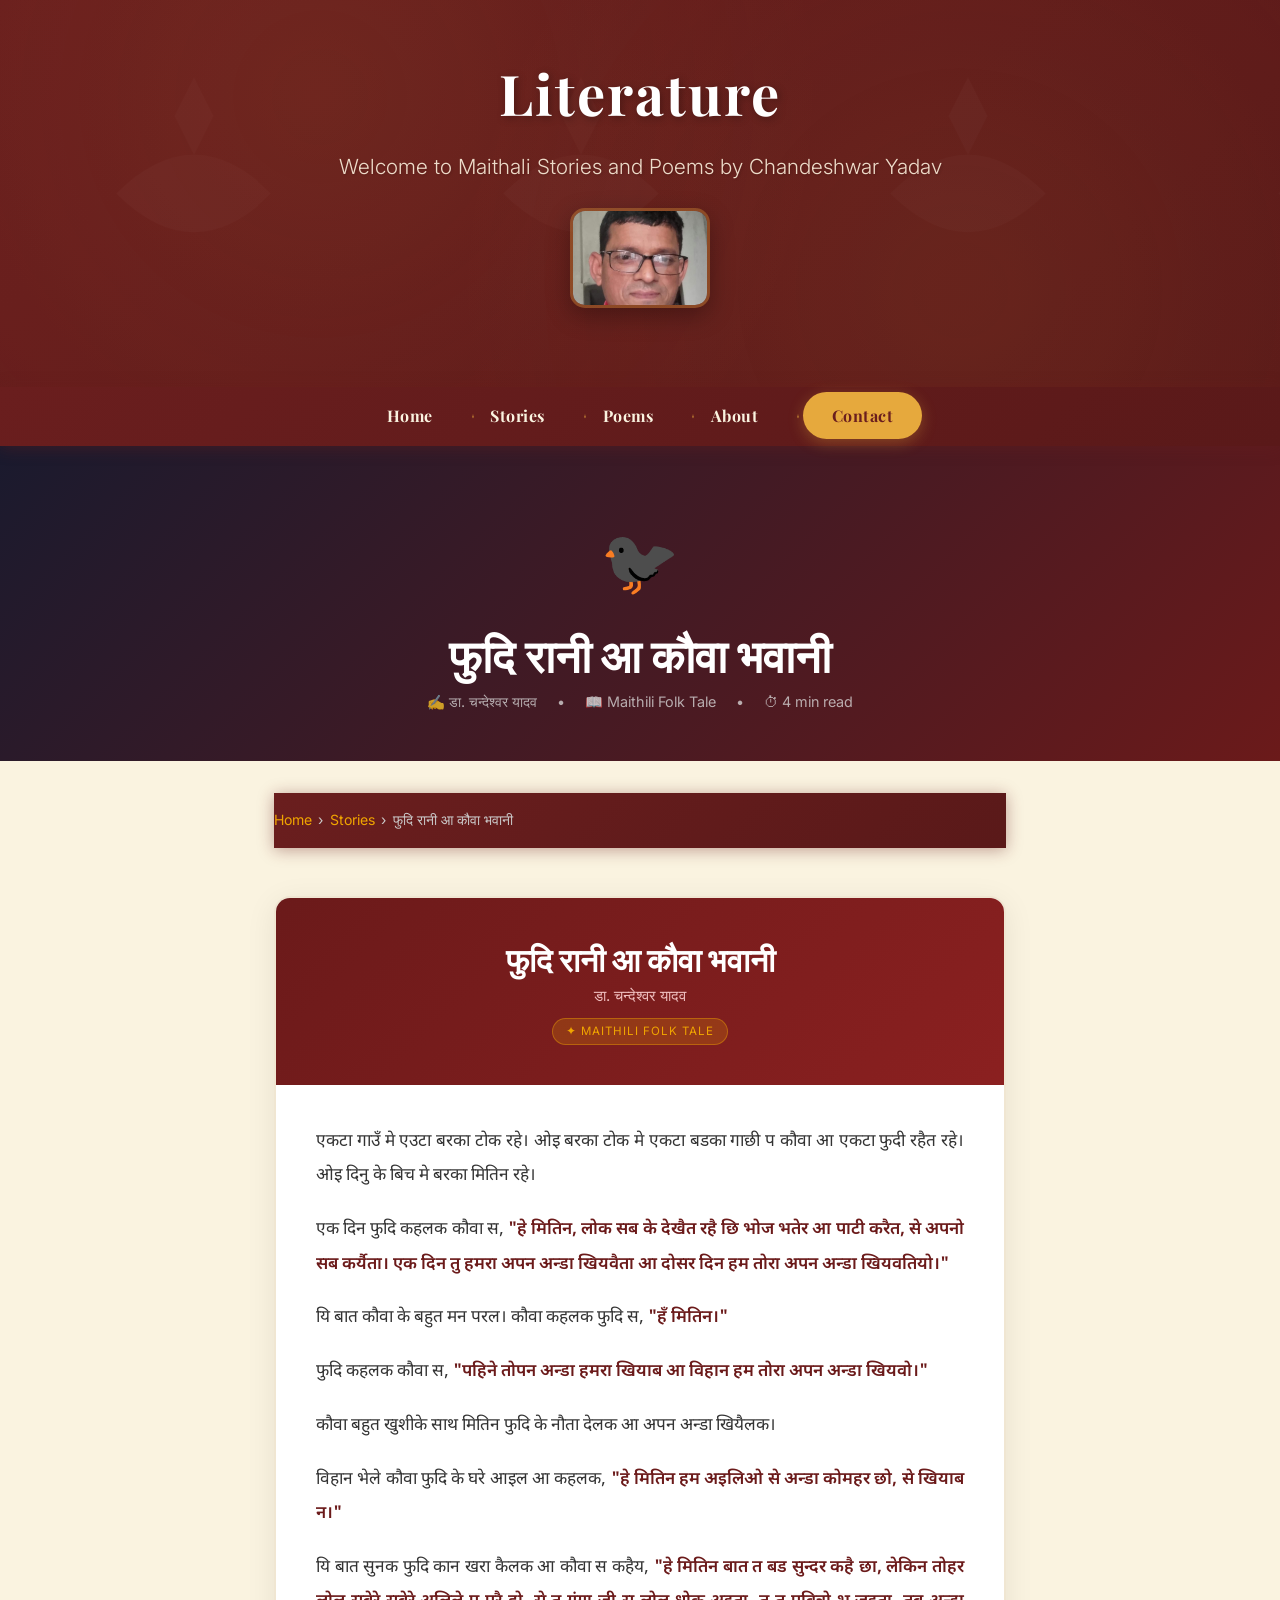
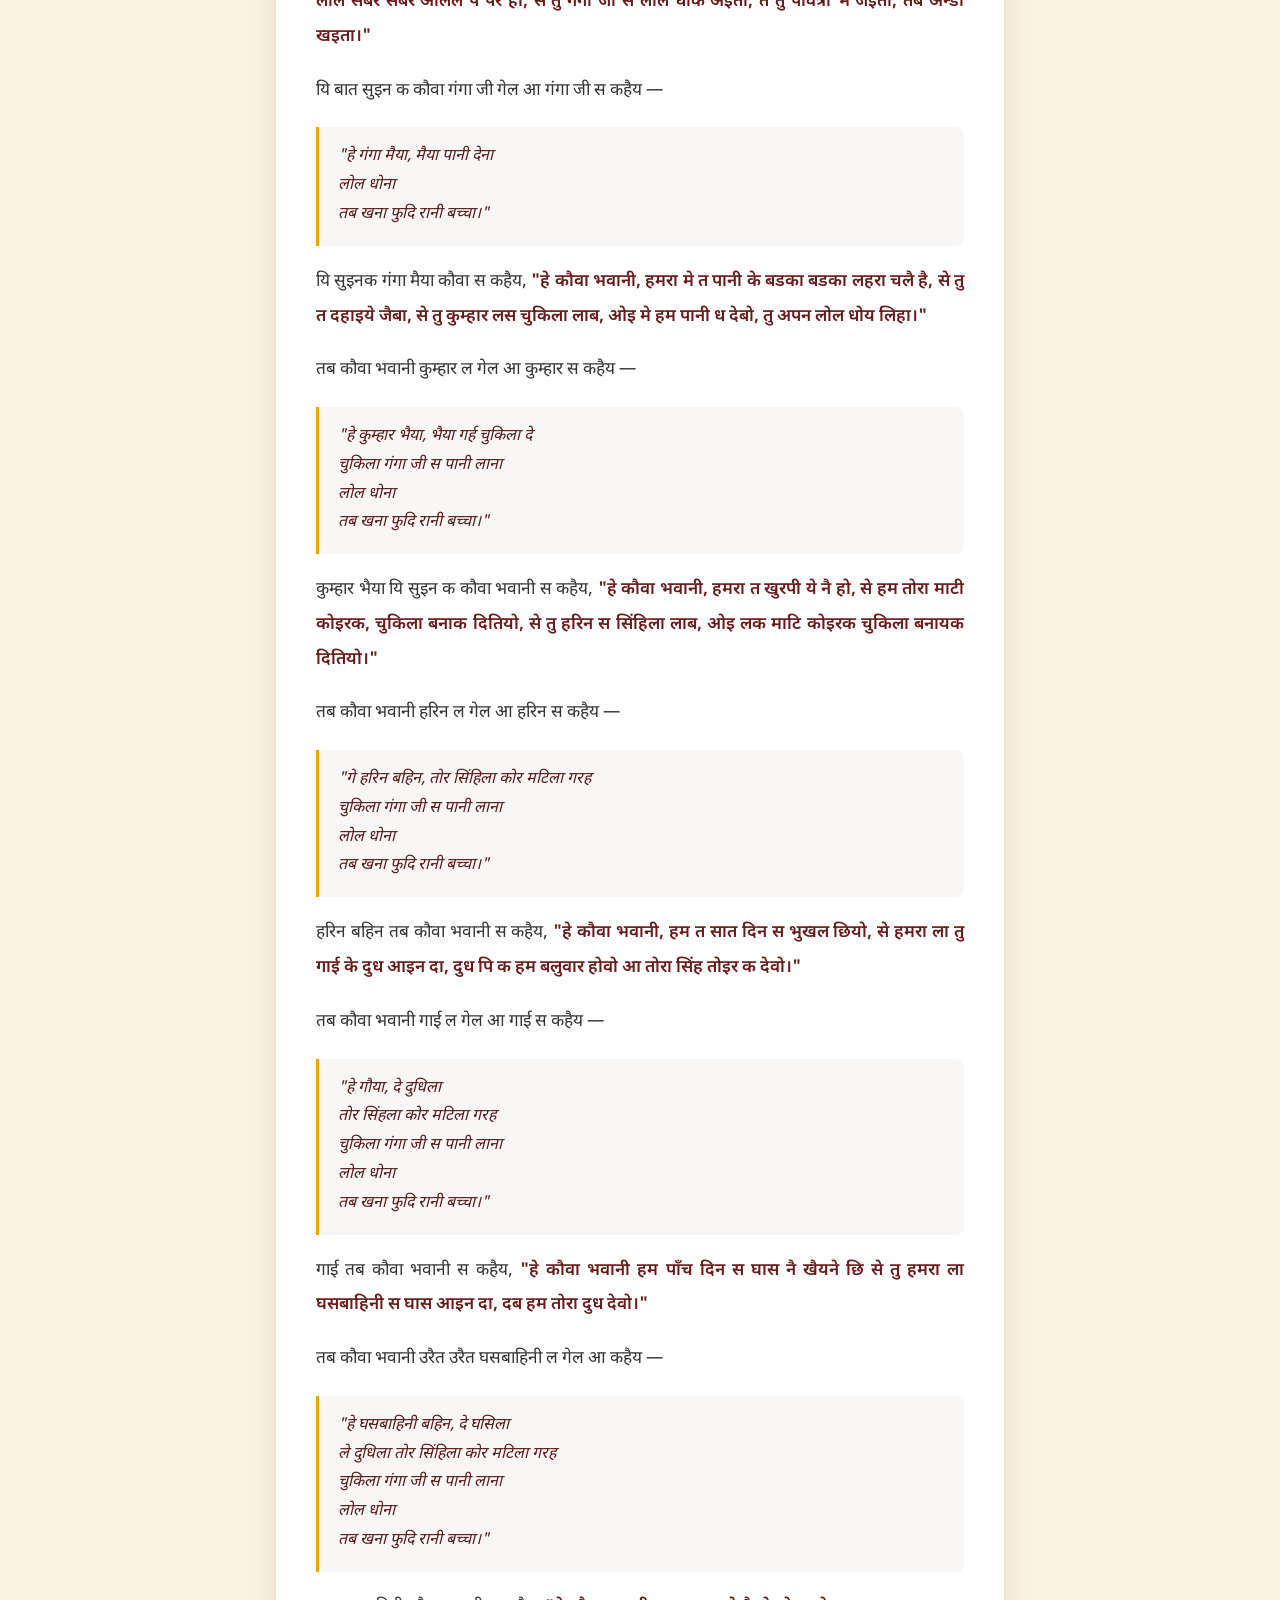
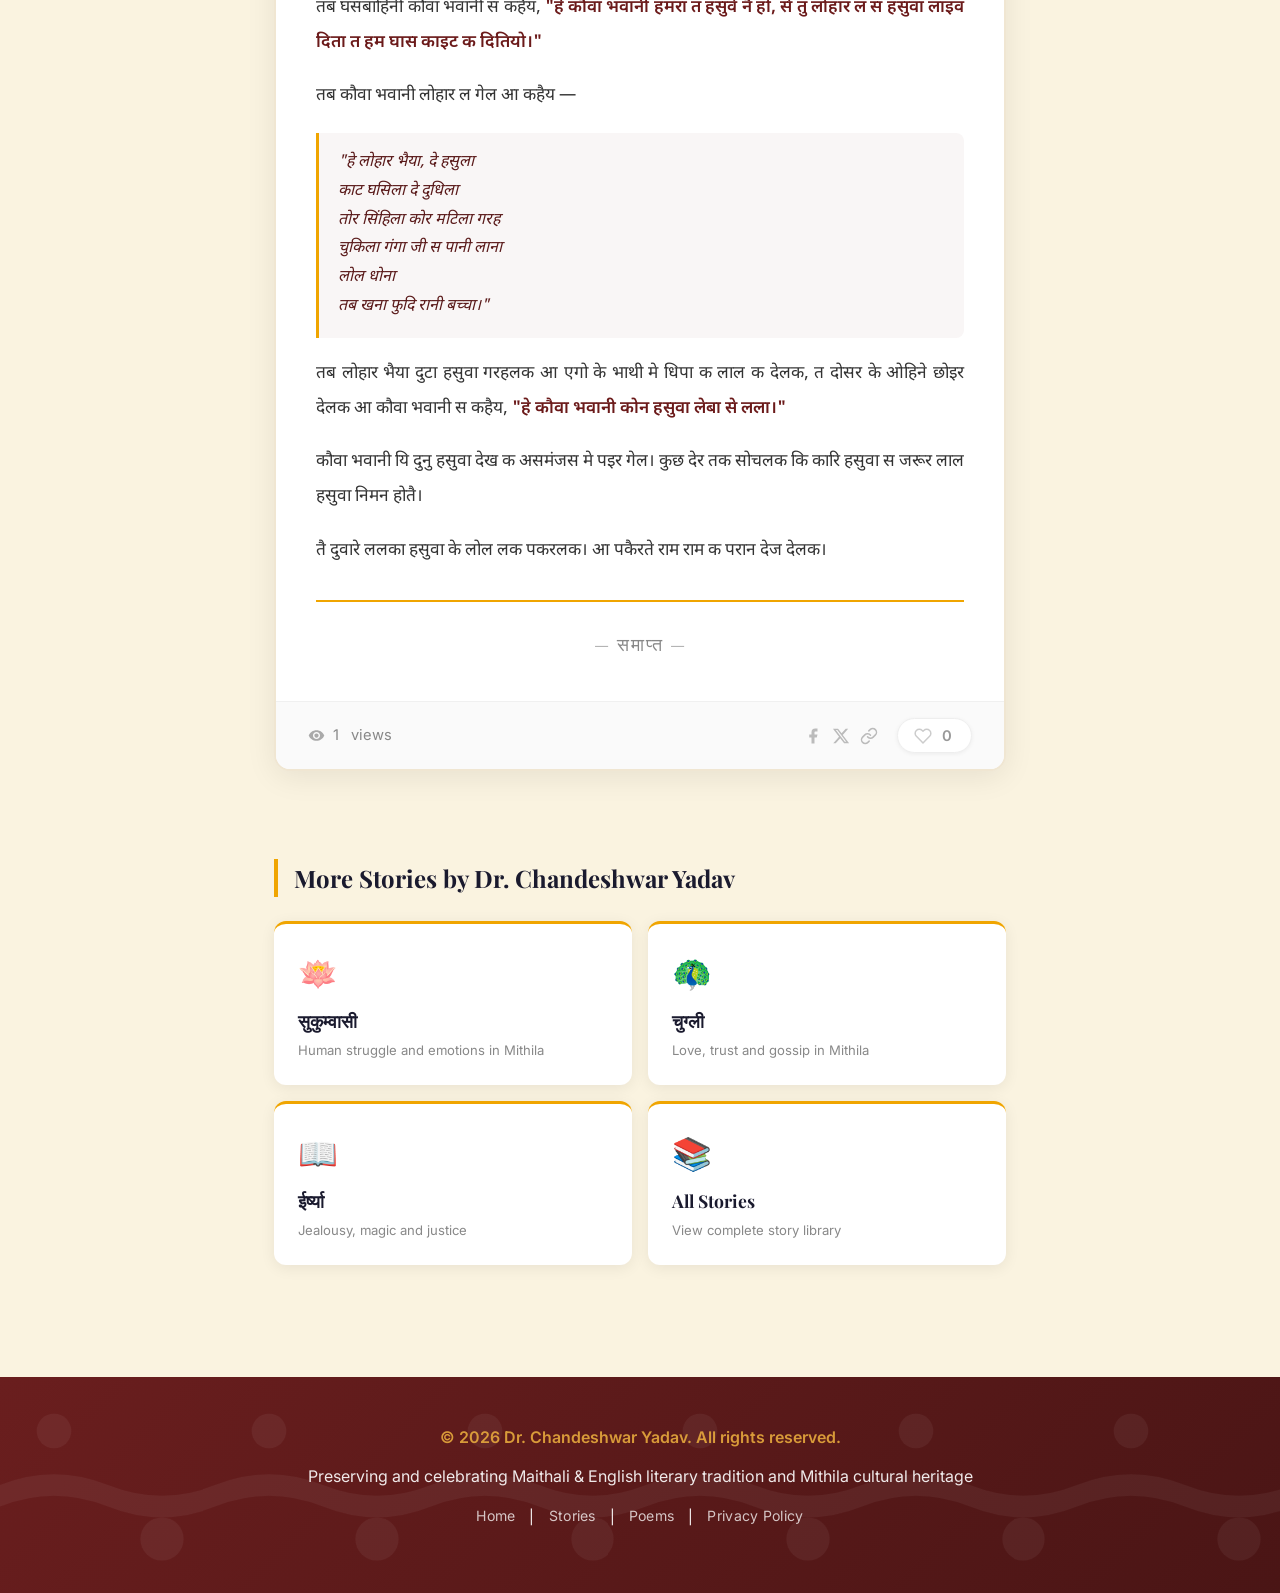
<file: fudi-rani.html>
<!DOCTYPE html>
<html lang="hi">
<head>
    <meta charset="UTF-8">
    <meta name="viewport" content="width=device-width, initial-scale=1.0">
    <meta http-equiv="X-UA-Compatible" content="IE=edge">

    <!-- Google AdSense -->
    <script async src="https://pagead2.googlesyndication.com/pagead/js/adsbygoogle.js?client=ca-pub-8076382604735884"
     crossorigin="anonymous"></script>

    <title>फुदि रानी आ कौवा भवानी | डा. चन्देश्वर यादव | Maithili Story</title>
    <meta name="description" content="फुदि रानी आ कौवा भवानी — A classic Maithili chain story by Dr. Chandeshwar Yadav about friendship, cleverness and consequences. Read authentic Maithili literature from Janakpurdham, Nepal.">
    <meta name="keywords" content="फुदि रानी आ कौवा भवानी, Chandeshwar Yadav, Maithili Story, मैथिली कहानी, Maithili chain story, Mithila folk tale, Nepal Maithili literature, कौवा भवानी, फुदि रानी">
    <meta name="author" content="Dr. Chandeshwar Yadav">
    <meta name="robots" content="index, follow, max-image-preview:large, max-snippet:-1">
    <link rel="canonical" href="https://www.rinkuyadav.com.np/fudi-rani.html">

    <meta property="og:type" content="article">
    <meta property="og:title" content="फुदि रानी आ कौवा भवानी | Dr. Chandeshwar Yadav">
    <meta property="og:description" content="A classic Maithili chain story about friendship, cleverness and consequences by Dr. Chandeshwar Yadav from Janakpurdham, Nepal.">
    <meta property="og:url" content="https://www.rinkuyadav.com.np/fudi-rani.html">
    <meta property="og:image" content="https://www.rinkuyadav.com.np/author.jpg">
    <meta property="og:site_name" content="Chandeshwar Yadav">

    <meta name="twitter:card" content="summary_large_image">
    <meta name="twitter:title" content="फुदि रानी आ कौवा भवानी | Dr. Chandeshwar Yadav">
    <meta name="twitter:image" content="https://www.rinkuyadav.com.np/author.jpg">

    <link rel="icon" type="image/jpeg" href="author.jpg">
    <link rel="apple-touch-icon" href="author.jpg">

    <!-- JSON-LD Schema -->
    <script type="application/ld+json">
    {
        "@context": "https://schema.org",
        "@type": "CreativeWork",
        "name": "फुदि रानी आ कौवा भवानी",
        "author": {
            "@type": "Person",
            "name": "Dr. Chandeshwar Yadav",
            "url": "https://www.rinkuyadav.com.np",
            "nationality": { "@type": "Country", "name": "Nepal" }
        },
        "inLanguage": "mai",
        "genre": "Folk Tale",
        "url": "https://www.rinkuyadav.com.np/fudi-rani.html",
        "description": "A classic Maithili chain tale about a crow and a sparrow — friendship, greed and consequences.",
        "publisher": {
            "@type": "Person",
            "name": "Dr. Chandeshwar Yadav",
            "url": "https://www.rinkuyadav.com.np"
        }
    }
    </script>

    <script type="application/ld+json">
    {
        "@context": "https://schema.org",
        "@type": "BreadcrumbList",
        "itemListElement": [
            { "@type": "ListItem", "position": 1, "name": "Home", "item": "https://www.rinkuyadav.com.np" },
            { "@type": "ListItem", "position": 2, "name": "Stories", "item": "https://www.rinkuyadav.com.np/stories.html" },
            { "@type": "ListItem", "position": 3, "name": "फुदि रानी आ कौवा भवानी", "item": "https://www.rinkuyadav.com.np/fudi-rani.html" }
        ]
    }
    </script>

    <link href="https://fonts.googleapis.com/css2?family=Playfair+Display:wght@400;600;700&family=Inter:wght@300;400;600&family=Noto+Sans+Devanagari:wght@400;600;700&display=swap" rel="stylesheet">
    <link rel="stylesheet" href="styles.css">

    <style>
        .story-hero {
            background: linear-gradient(135deg, #1a1a2e 0%, #6b1a1a 100%);
            color: #fff;
            padding: 4rem 1.5rem 3rem;
            text-align: center;
        }
        .story-hero .story-emoji { font-size: 4rem; margin-bottom: 1rem; display: block; }
        .story-hero h2 {
            font-family: 'Playfair Display', serif;
            font-size: clamp(1.8rem, 5vw, 2.8rem);
            margin-bottom: 0.5rem;
            color: #fff;
            line-height: 1.2;
        }
        .story-hero .story-meta { font-size: 0.9rem; opacity: 0.75; color: #ddd; margin-top: 0.5rem; }
        .story-hero .story-meta span { margin: 0 0.5rem; }

        .story-container {
            max-width: 780px;
            margin: 2rem auto;
            padding: 0 1.5rem 5rem;
        }

        .breadcrumb { font-size: 0.88rem; color: #999; margin-bottom: 1.5rem; display: flex; align-items: center; gap: 0.4rem; flex-wrap: wrap; }
        .breadcrumb a { color: #f0a500; text-decoration: none; }
        .breadcrumb a:hover { text-decoration: underline; }
        .breadcrumb span { color: #ccc; }

        .ad-slot { text-align: center; margin: 1.5rem 0; overflow: hidden; }
        .adsbygoogle:not([data-ad-status]) { display: none !important; }

        .story-card {
            background: #fff;
            border-radius: 16px;
            box-shadow: 0 6px 30px rgba(0,0,0,0.08);
            overflow: hidden;
        }

        .story-card-header {
            background: linear-gradient(135deg, #6b1a1a, #8b2020);
            padding: 2.5rem 2rem;
            text-align: center;
        }
        .story-card-header h3 {
            font-family: 'Playfair Display', serif;
            font-size: clamp(1.5rem, 4vw, 2rem);
            color: #fff;
            margin-bottom: 0.3rem;
            line-height: 1.3;
        }
        .story-card-header p { color: #f0c0c0; font-size: 0.95rem; }
        .story-card-header .genre-tag {
            display: inline-block;
            background: rgba(240,165,0,0.2);
            color: #f0a500;
            border: 1px solid rgba(240,165,0,0.4);
            font-size: 0.72rem;
            font-family: 'Inter', sans-serif;
            padding: 0.2rem 0.8rem;
            border-radius: 20px;
            margin-top: 0.6rem;
            letter-spacing: 1px;
            text-transform: uppercase;
        }

        .story-body { padding: 2.5rem; }

        .story-text {
            font-family: 'Noto Sans Devanagari', serif;
            font-size: 1.08rem;
            line-height: 2;
            color: #333;
        }

        .story-text p { margin-bottom: 1.2rem; text-align: justify; }
        .story-text .dialogue { color: #6b1a1a; font-weight: 600; }

        /* Chain verse styling */
        .chain-verse {
            background: rgba(106,30,30,0.04);
            border-left: 3px solid #f0a500;
            border-radius: 0 8px 8px 0;
            padding: 1rem 1.2rem;
            margin: 1.2rem 0;
            font-style: italic;
            font-family: 'Noto Sans Devanagari', serif;
            font-size: 1rem;
            color: #5a1a1a;
            line-height: 1.8;
        }

        .story-end {
            text-align: center;
            margin-top: 2rem;
            padding-top: 1.5rem;
            border-top: 2px solid #f0a500;
            font-family: 'Playfair Display', serif;
            font-size: 1.1rem;
            color: #888;
            letter-spacing: 2px;
        }

        /* Stats Bar */
        .story-stats-bar {
            display: flex;
            align-items: center;
            justify-content: space-between;
            padding: 1rem 2rem;
            border-top: 1px solid #f0f0f0;
            background: #fafafa;
            flex-wrap: wrap;
            gap: 0.8rem;
            position: relative;
            z-index: 20;
            pointer-events: auto;
        }

        .stat-views { display: flex; align-items: center; gap: 0.5rem; font-size: 0.92rem; color: #888; }
        .stat-views svg { width: 17px; height: 17px; fill: #aaa; flex-shrink: 0; }
        .stat-right { display: flex; align-items: center; gap: 1.2rem; }
        .share-icons { display: flex; align-items: center; gap: 0.6rem; }
        .share-icons a { color: #bbb; transition: color 0.2s; display: flex; align-items: center; text-decoration: none; position: relative; z-index: 21; pointer-events: auto; touch-action: manipulation; }
        .share-icons a:hover { color: #1a1a2e; }
        .share-icons svg { width: 18px; height: 18px; }
        .copy-wrap { position: relative; display: flex; }
        .copy-tooltip { position: absolute; bottom: 130%; left: 50%; transform: translateX(-50%); background: #1a1a2e; color: #fff; font-size: 0.75rem; padding: 0.3rem 0.6rem; border-radius: 6px; white-space: nowrap; opacity: 0; pointer-events: none; transition: opacity 0.2s; }
        .copy-tooltip.show { opacity: 1; }

        .like-btn {
            display: flex; align-items: center; gap: 0.45rem;
            background: #fff; border: 1.5px solid #eee;
            cursor: pointer; font-size: 0.92rem;
            font-family: 'Inter', sans-serif; color: #999;
            padding: 0.45rem 1rem; border-radius: 30px;
            transition: all 0.25s ease; outline: none;
            box-shadow: 0 1px 4px rgba(0,0,0,0.06);
            position: relative; z-index: 21;
            pointer-events: auto !important;
            touch-action: manipulation !important;
            -webkit-tap-highlight-color: rgba(224,85,85,0.2);
            -webkit-appearance: none;
        }
        .like-btn:hover { border-color: #e05555; color: #e05555; background: #fff5f5; transform: scale(1.04); }
        .like-btn.liked { border-color: #e05555; color: #e05555; background: #fff5f5; }
        .like-btn svg { width: 18px; height: 18px; transition: transform 0.25s ease; stroke: #ccc; fill: none; stroke-width: 2; stroke-linecap: round; stroke-linejoin: round; }
        .like-btn:hover svg { stroke: #e05555; transform: scale(1.15); }
        .like-btn.liked svg { stroke: #e05555; fill: #e05555; transform: scale(1.2); animation: heartPop 0.3s ease; }

        @keyframes heartPop {
            0%   { transform: scale(1); }
            50%  { transform: scale(1.4); }
            100% { transform: scale(1.2); }
        }

        #likeCount { font-weight: 600; min-width: 16px; }

        /* Related Stories */
        .related-section { margin-top: 3rem; }
        .related-section h3 {
            font-family: 'Playfair Display', serif;
            font-size: 1.5rem;
            color: #1a1a2e;
            margin-bottom: 1.5rem;
            padding-left: 1rem;
            border-left: 4px solid #f0a500;
        }
        .related-grid { display: grid; grid-template-columns: repeat(2, 1fr); gap: 1rem; }
        .related-card {
            background: #fff; border-radius: 12px; padding: 1.5rem;
            box-shadow: 0 3px 15px rgba(0,0,0,0.07);
            text-decoration: none; display: block;
            transition: transform 0.2s, box-shadow 0.2s;
            border-top: 3px solid #f0a500;
        }
        .related-card:hover { transform: translateY(-3px); box-shadow: 0 8px 25px rgba(0,0,0,0.12); }
        .related-card .emoji { font-size: 2rem; margin-bottom: 0.5rem; display: block; }
        .related-card h4 { font-family: 'Playfair Display', serif; font-size: 1.1rem; color: #1a1a2e; margin-bottom: 0.3rem; }
        .related-card p { font-size: 0.82rem; color: #888; }

        @media (max-width: 600px) {
            .story-hero h2 { font-size: 1.6rem; }
            .story-body { padding: 1.5rem; }
            .story-stats-bar { padding: 1rem 1.2rem; }
            .related-grid { grid-template-columns: 1fr; }
            .chain-verse { padding: 0.8rem 1rem; font-size: 0.92rem; }
        }
    </style>
</head>
<body>

    <header role="banner">
        <div class="container">
            <div class="header-content">
                <h1>Literature</h1>
                <p class="subtitle">Welcome to Maithali Stories and Poems by Chandeshwar Yadav</p>
                <div class="header-image">
                    <img src="author.jpg" alt="Dr. Chandeshwar Yadav" title="Dr. Chandeshwar Yadav" width="120" height="120">
                </div>
            </div>
        </div>
    </header>

    <nav role="navigation" aria-label="Main Navigation">
        <div class="container">
            <div class="nav-container">
                <ul class="nav-menu" id="navMenu">
                    <li><a href="/">Home</a></li>
                    <li><a href="stories.html">Stories</a></li>
                    <li><a href="poems.html">Poems</a></li>
                    <li><a href="/#about">About</a></li>
                    <li><a href="/#contact">Contact</a></li>
                </ul>
                <button class="mobile-menu-btn" id="mobileMenuBtn" aria-label="Open mobile menu" aria-expanded="false">☰</button>
            </div>
        </div>
    </nav>

    <div class="story-hero">
        <span class="story-emoji">🐦‍⬛</span>
        <h2>फुदि रानी आ कौवा भवानी</h2>
        <p class="story-meta">
            <span>✍️ डा. चन्देश्वर यादव</span>
            <span>•</span>
            <span>📖 Maithili Folk Tale</span>
            <span>•</span>
            <span>⏱ 4 min read</span>
        </p>
    </div>

    <main id="main" role="main">
        <div class="story-container">

            <nav class="breadcrumb" aria-label="Breadcrumb">
                <a href="/">Home</a>
                <span>›</span>
                <a href="stories.html">Stories</a>
                <span>›</span>
                <span>फुदि रानी आ कौवा भवानी</span>
            </nav>

            <!-- Top Ad -->
            <div class="ad-slot">
                <ins class="adsbygoogle" style="display:block"
                     data-ad-client="ca-pub-8076382604735884"
                     data-ad-format="auto" data-full-width-responsive="true"></ins>
                <script>(adsbygoogle = window.adsbygoogle || []).push({});</script>
            </div>

            <div class="story-card" itemscope itemtype="http://schema.org/CreativeWork">
                <meta itemprop="author" content="Dr. Chandeshwar Yadav">
                <meta itemprop="inLanguage" content="mai">
                <meta itemprop="name" content="फुदि रानी आ कौवा भवानी">
                <meta itemprop="genre" content="Folk Tale">

                <div class="story-card-header">
                    <h3>फुदि रानी आ कौवा भवानी</h3>
                    <p>डा. चन्देश्वर यादव</p>
                    <span class="genre-tag">✦ Maithili Folk Tale</span>
                </div>

                <div class="story-body">
                    <div class="story-text" itemprop="text">

                        <p>एकटा गाउँ मे एउटा बरका टोक रहे। ओइ बरका टोक मे एकटा बडका गाछी प कौवा आ एकटा फुदी रहैत रहे। ओइ दिनु के बिच मे बरका मितिन रहे।</p>

                        <p>एक दिन फुदि कहलक कौवा स, <span class="dialogue">"हे मितिन, लोक सब के देखैत रहै छि भोज भतेर आ पाटी करैत, से अपनो सब कर्यैता। एक दिन तु हमरा अपन अन्डा खियवैता आ दोसर दिन हम तोरा अपन अन्डा खियवतियो।"</span></p>

                        <p>यि बात कौवा के बहुत मन परल। कौवा कहलक फुदि स, <span class="dialogue">"हँ मितिन।"</span></p>

                        <p>फुदि कहलक कौवा स, <span class="dialogue">"पहिने तोपन अन्डा हमरा खियाब आ विहान हम तोरा अपन अन्डा खियवो।"</span></p>

                        <p>कौवा बहुत खुशीके साथ मितिन फुदि के नौता देलक आ अपन अन्डा खियैलक।</p>

                        <p>विहान भेले कौवा फुदि के घरे आइल आ कहलक, <span class="dialogue">"हे मितिन हम अइलिओ से अन्डा कोमहर छो, से खियाब न।"</span></p>

                        <p>यि बात सुनक फुदि कान खरा कैलक आ कौवा स कहैय, <span class="dialogue">"हे मितिन बात त बड सुन्दर कहै छा, लेकिन तोहर लोल सबेरे सबेरे अलिले प परै हो, से तु गंगा जी स लोल धोक अइता, त तु पवित्रो भ जइता, तब अन्डा खइता।"</span></p>

                        <p>यि बात सुइन क कौवा गंगा जी गेल आ गंगा जी स कहैय —</p>

                        <div class="chain-verse">
                            "हे गंगा मैया, मैया पानी देना<br>
                            लोल धोना<br>
                            तब खना फुदि रानी बच्चा।"
                        </div>

                        <p>यि सुइनक गंगा मैया कौवा स कहैय, <span class="dialogue">"हे कौवा भवानी, हमरा मे त पानी के बडका बडका लहरा चलै है, से तु त दहाइये जैबा, से तु कुम्हार लस चुकिला लाब, ओइ मे हम पानी ध देबो, तु अपन लोल धोय लिहा।"</span></p>

                        <p>तब कौवा भवानी कुम्हार ल गेल आ कुम्हार स कहैय —</p>

                        <div class="chain-verse">
                            "हे कुम्हार भैया, भैया गर्ह चुकिला दे<br>
                            चुकिला गंगा जी स पानी लाना<br>
                            लोल धोना<br>
                            तब खना फुदि रानी बच्चा।"
                        </div>

                        <p>कुम्हार भैया यि सुइन क कौवा भवानी स कहैय, <span class="dialogue">"हे कौवा भवानी, हमरा त खुरपी ये नै हो, से हम तोरा माटी कोइरक, चुकिला बनाक दितियो, से तु हरिन स सिंहिला लाब, ओइ लक माटि कोइरक चुकिला बनायक दितियो।"</span></p>

                        <p>तब कौवा भवानी हरिन ल गेल आ हरिन स कहैय —</p>

                        <div class="chain-verse">
                            "गे हरिन बहिन, तोर सिंहिला कोर मटिला गरह<br>
                            चुकिला गंगा जी स पानी लाना<br>
                            लोल धोना<br>
                            तब खना फुदि रानी बच्चा।"
                        </div>

                        <p>हरिन बहिन तब कौवा भवानी स कहैय, <span class="dialogue">"हे कौवा भवानी, हम त सात दिन स भुखल छियो, से हमरा ला तु गाई के दुध आइन दा, दुध पि क हम बलुवार होवो आ तोरा सिंह तोइर क देवो।"</span></p>

                        <p>तब कौवा भवानी गाई ल गेल आ गाई स कहैय —</p>

                        <div class="chain-verse">
                            "हे गौया, दे दुधिला<br>
                            तोर सिंहला कोर मटिला गरह<br>
                            चुकिला गंगा जी स पानी लाना<br>
                            लोल धोना<br>
                            तब खना फुदि रानी बच्चा।"
                        </div>

                        <p>गाई तब कौवा भवानी स कहैय, <span class="dialogue">"हे कौवा भवानी हम पाँच दिन स घास नै खैयने छि से तु हमरा ला घसबाहिनी स घास आइन दा, दब हम तोरा दुध देवो।"</span></p>

                        <p>तब कौवा भवानी उरैत उरैत घसबाहिनी ल गेल आ कहैय —</p>

                        <div class="chain-verse">
                            "हे घसबाहिनी बहिन, दे घसिला<br>
                            ले दुधिला तोर सिंहिला कोर मटिला गरह<br>
                            चुकिला गंगा जी स पानी लाना<br>
                            लोल धोना<br>
                            तब खना फुदि रानी बच्चा।"
                        </div>

                        <p>तब घसबाहिनी कौवा भवानी स कहैय, <span class="dialogue">"हे कौवा भवानी हमरा त हसुवे नै हो, से तु लोहार ल स हसुवा लाइव दिता त हम घास काइट क दितियो।"</span></p>

                        <p>तब कौवा भवानी लोहार ल गेल आ कहैय —</p>

                        <div class="chain-verse">
                            "हे लोहार भैया, दे हसुला<br>
                            काट घसिला दे दुधिला<br>
                            तोर सिंहिला कोर मटिला गरह<br>
                            चुकिला गंगा जी स पानी लाना<br>
                            लोल धोना<br>
                            तब खना फुदि रानी बच्चा।"
                        </div>

                        <p>तब लोहार भैया दुटा हसुवा गरहलक आ एगो के भाथी मे धिपा क लाल क देलक, त दोसर के ओहिने छोइर देलक आ कौवा भवानी स कहैय, <span class="dialogue">"हे कौवा भवानी कोन हसुवा लेबा से लला।"</span></p>

                        <p>कौवा भवानी यि दुनु हसुवा देख क असमंजस मे पइर गेल। कुछ देर तक सोचलक कि कारि हसुवा स जरूर लाल हसुवा निमन होतै।</p>

                        <p>तै दुवारे ललका हसुवा के लोल लक पकरलक। आ पकैरते राम राम क परान देज देलक।</p>

                        <div class="story-end">— समाप्त —</div>
                    </div>
                </div>

                <!-- Stats Bar -->
                <div class="story-stats-bar">
                    <div class="stat-views">
                        <svg viewBox="0 0 24 24"><path d="M12 4.5C7 4.5 2.73 7.61 1 12c1.73 4.39 6 7.5 11 7.5s9.27-3.11 11-7.5c-1.73-4.39-6-7.5-11-7.5zm0 12.5c-2.76 0-5-2.24-5-5s2.24-5 5-5 5 2.24 5 5-2.24 5-5 5zm0-8c-1.66 0-3 1.34-3 3s1.34 3 3 3 3-1.34 3-3-1.34-3-3-3z"/></svg>
                        <span id="viewCount">...</span>&nbsp;views
                    </div>
                    <div class="stat-right">
                        <div class="share-icons">
                            <a href="https://www.facebook.com/sharer/sharer.php?u=https://www.rinkuyadav.com.np/fudi-rani.html" target="_blank" rel="noopener" title="Share on Facebook">
                                <svg viewBox="0 0 24 24" fill="currentColor"><path d="M18 2h-3a5 5 0 0 0-5 5v3H7v4h3v8h4v-8h3l1-4h-4V7a1 1 0 0 1 1-1h3z"/></svg>
                            </a>
                            <a href="https://twitter.com/intent/tweet?url=https://www.rinkuyadav.com.np/fudi-rani.html&text=फुदि+रानी+आ+कौवा+भवानी+-+Dr.+Chandeshwar+Yadav" target="_blank" rel="noopener" title="Share on X">
                                <svg viewBox="0 0 24 24" fill="currentColor"><path d="M18.244 2.25h3.308l-7.227 8.26 8.502 11.24H16.17l-5.214-6.817L4.99 21.75H1.68l7.73-8.835L1.254 2.25H8.08l4.713 6.231zm-1.161 17.52h1.833L7.084 4.126H5.117z"/></svg>
                            </a>
                            <div class="copy-wrap">
                                <a href="#" id="copyLinkBtn" title="Copy link">
                                    <svg viewBox="0 0 24 24" fill="none" stroke="currentColor" stroke-width="2" stroke-linecap="round" stroke-linejoin="round"><path d="M10 13a5 5 0 0 0 7.54.54l3-3a5 5 0 0 0-7.07-7.07l-1.72 1.71"/><path d="M14 11a5 5 0 0 0-7.54-.54l-3 3a5 5 0 0 0 7.07 7.07l1.71-1.71"/></svg>
                                </a>
                                <span class="copy-tooltip" id="copyTooltip">Copied!</span>
                            </div>
                        </div>
                        <button class="like-btn" id="likeBtn" aria-label="Like this story">
                            <svg viewBox="0 0 24 24"><path d="M20.84 4.61a5.5 5.5 0 0 0-7.78 0L12 5.67l-1.06-1.06a5.5 5.5 0 0 0-7.78 7.78l1.06 1.06L12 21.23l7.78-7.78 1.06-1.06a5.5 5.5 0 0 0 0-7.78z"/></svg>
                            <span id="likeCount">...</span>
                        </button>
                    </div>
                </div>
            </div>

            <!-- Mid Ad -->
            <div class="ad-slot" style="margin: 2.5rem 0;">
                <ins class="adsbygoogle" style="display:block"
                     data-ad-client="ca-pub-8076382604735884"
                     data-ad-format="auto" data-full-width-responsive="true"></ins>
                <script>(adsbygoogle = window.adsbygoogle || []).push({});</script>
            </div>

            <!-- Related Stories -->
            <div class="related-section">
                <h3>More Stories by Dr. Chandeshwar Yadav</h3>
                <div class="related-grid">
                    <a href="sukumvasi.html" class="related-card">
                        <span class="emoji">🪷</span>
                        <h4>सुकुम्वासी</h4>
                        <p>Human struggle and emotions in Mithila</p>
                    </a>
                    <a href="chugli.html" class="related-card">
                        <span class="emoji">🦚</span>
                        <h4>चुग्ली</h4>
                        <p>Love, trust and gossip in Mithila</p>
                    </a>
                    <a href="irshya.html" class="related-card">
                        <span class="emoji">📖</span>
                        <h4>ईर्ष्या</h4>
                        <p>Jealousy, magic and justice</p>
                    </a>
                    <a href="stories.html" class="related-card">
                        <span class="emoji">📚</span>
                        <h4>All Stories</h4>
                        <p>View complete story library</p>
                    </a>
                </div>
            </div>

        </div>
    </main>

    <footer role="contentinfo">
        <div class="container">
            <p>&copy; 2026 Dr. Chandeshwar Yadav. All rights reserved.</p>
            <p>Preserving and celebrating Maithali & English literary tradition and Mithila cultural heritage</p>
            <p style="margin-top:0.8rem">
                <a href="/">Home</a> &nbsp;|&nbsp;
                <a href="stories.html">Stories</a> &nbsp;|&nbsp;
                <a href="poems.html">Poems</a> &nbsp;|&nbsp;
                <a href="privacy-policy.html">Privacy Policy</a>
            </p>
        </div>
    </footer>

    <script>
    document.addEventListener('DOMContentLoaded', function () {

        // Mobile Nav
        const mobileMenuBtn = document.getElementById('mobileMenuBtn');
        const navMenu = document.getElementById('navMenu');
        if (mobileMenuBtn && navMenu) {
            mobileMenuBtn.addEventListener('click', function(e) {
                e.preventDefault();
                navMenu.classList.toggle('active');
                mobileMenuBtn.innerHTML = navMenu.classList.contains('active') ? '✕' : '☰';
            });
            document.addEventListener('click', function(e) {
                if (!navMenu.contains(e.target) && !mobileMenuBtn.contains(e.target)) {
                    navMenu.classList.remove('active');
                    mobileMenuBtn.innerHTML = '☰';
                }
            });
        }

        const BASE = 'rinkuyadav.com.np';
        const KEY  = 'fudi-rani';

        // View Counter
        fetch('https://api.countapi.xyz/hit/' + BASE + '/' + KEY + '-views')
            .then(r => r.json())
            .then(d => { document.getElementById('viewCount').textContent = d.value.toLocaleString(); })
            .catch(() => {
                let v = parseInt(localStorage.getItem('v_' + KEY) || '0') + 1;
                localStorage.setItem('v_' + KEY, v);
                document.getElementById('viewCount').textContent = v;
            });

        // Like Button
        fetch('https://api.countapi.xyz/get/' + BASE + '/' + KEY + '-likes')
            .then(r => r.json())
            .then(d => { document.getElementById('likeCount').textContent = (d.value || 0).toLocaleString(); })
            .catch(() => { document.getElementById('likeCount').textContent = localStorage.getItem('l_' + KEY) || '0'; });

        const likeBtn = document.getElementById('likeBtn');
        if (localStorage.getItem('liked_' + KEY) === 'true') likeBtn.classList.add('liked');

        likeBtn.addEventListener('click', function() {
            if (!likeBtn.classList.contains('liked')) {
                likeBtn.classList.add('liked');
                localStorage.setItem('liked_' + KEY, 'true');
                fetch('https://api.countapi.xyz/hit/' + BASE + '/' + KEY + '-likes')
                    .then(r => r.json())
                    .then(d => {
                        document.getElementById('likeCount').textContent = d.value.toLocaleString();
                        localStorage.setItem('l_' + KEY, d.value);
                    })
                    .catch(() => {
                        let c = parseInt(localStorage.getItem('l_' + KEY) || '0') + 1;
                        localStorage.setItem('l_' + KEY, c);
                        document.getElementById('likeCount').textContent = c;
                    });
            } else {
                likeBtn.classList.remove('liked');
                localStorage.removeItem('liked_' + KEY);
                let c = Math.max(0, parseInt(document.getElementById('likeCount').textContent.replace(/,/g,'')) - 1);
                document.getElementById('likeCount').textContent = c.toLocaleString();
                localStorage.setItem('l_' + KEY, c);
            }
        });

        // Copy Link
        document.getElementById('copyLinkBtn').addEventListener('click', function(e) {
            e.preventDefault();
            const tooltip = document.getElementById('copyTooltip');
            navigator.clipboard.writeText(window.location.href)
                .then(() => { tooltip.classList.add('show'); setTimeout(() => tooltip.classList.remove('show'), 2000); })
                .catch(() => {
                    const el = document.createElement('textarea');
                    el.value = window.location.href;
                    document.body.appendChild(el); el.select();
                    document.execCommand('copy'); document.body.removeChild(el);
                    tooltip.classList.add('show'); setTimeout(() => tooltip.classList.remove('show'), 2000);
                });
        });

    });
    </script>

</body>
</html>
</file>
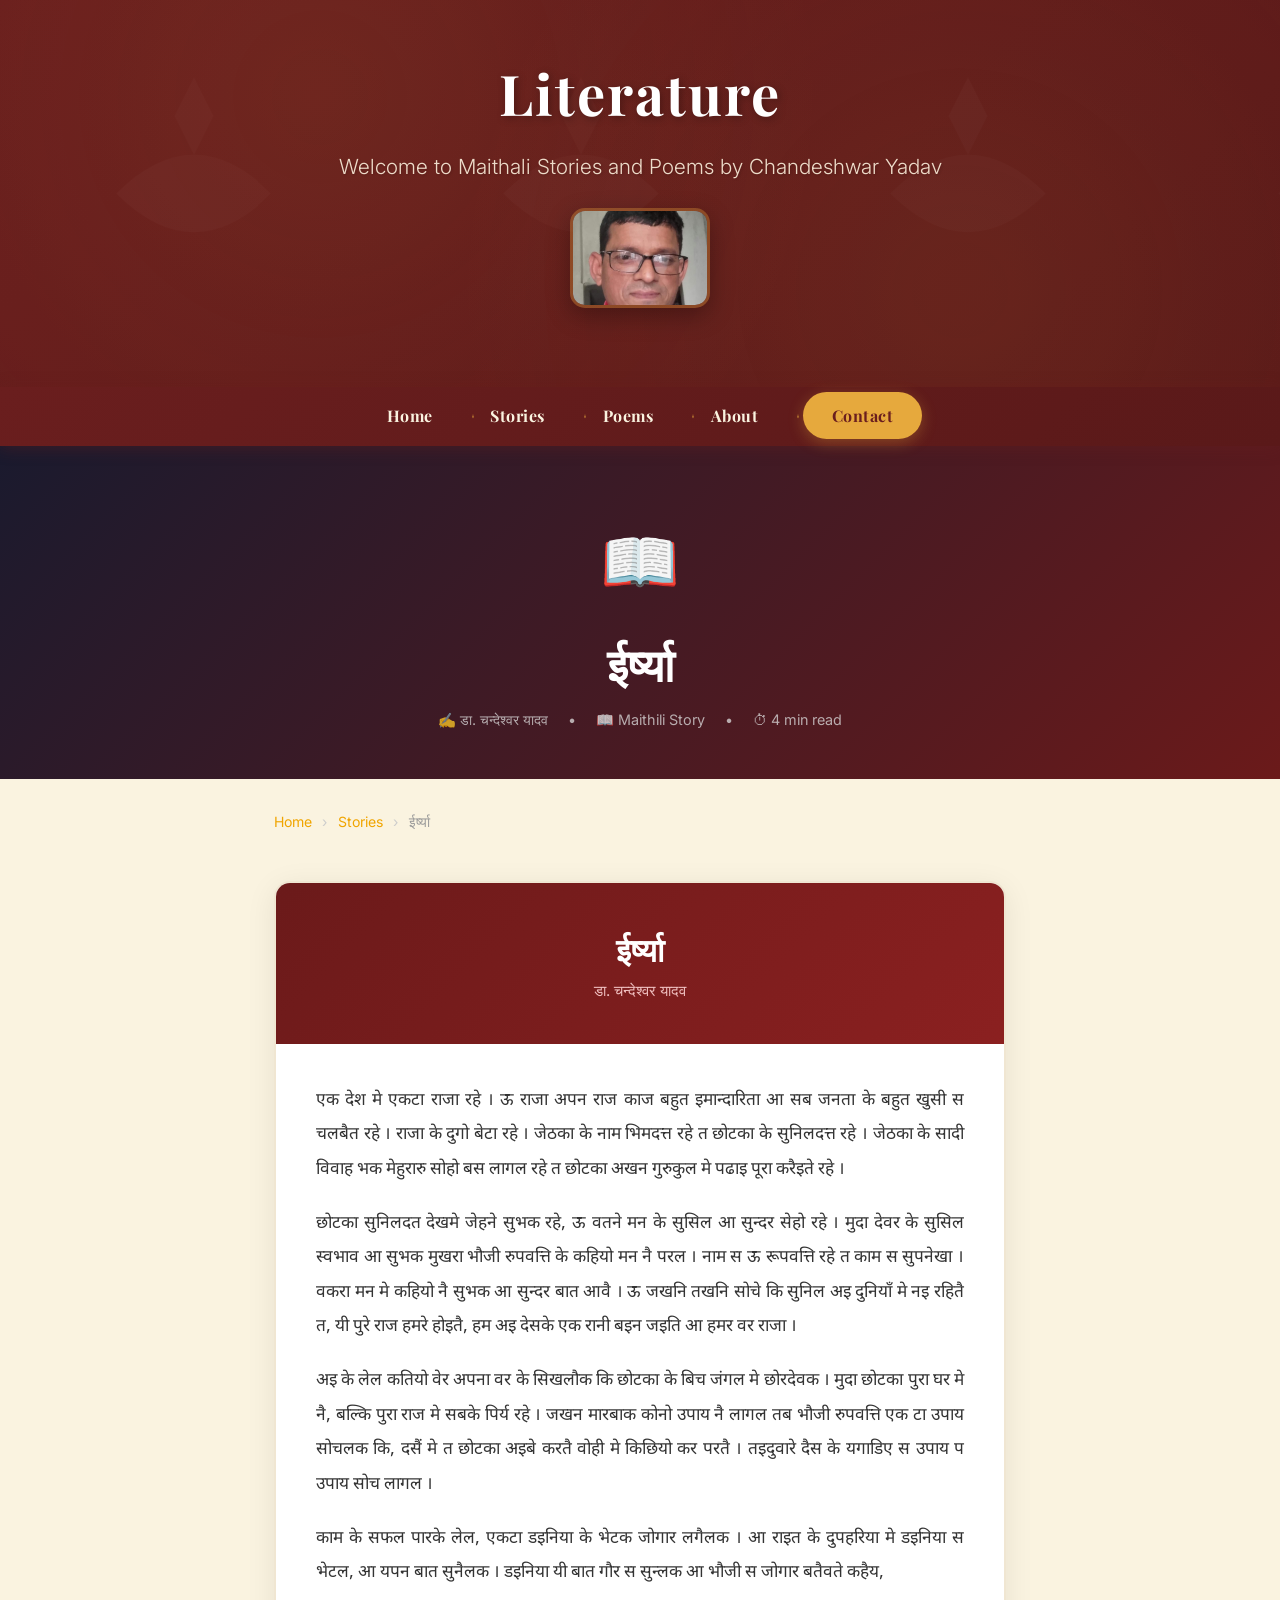
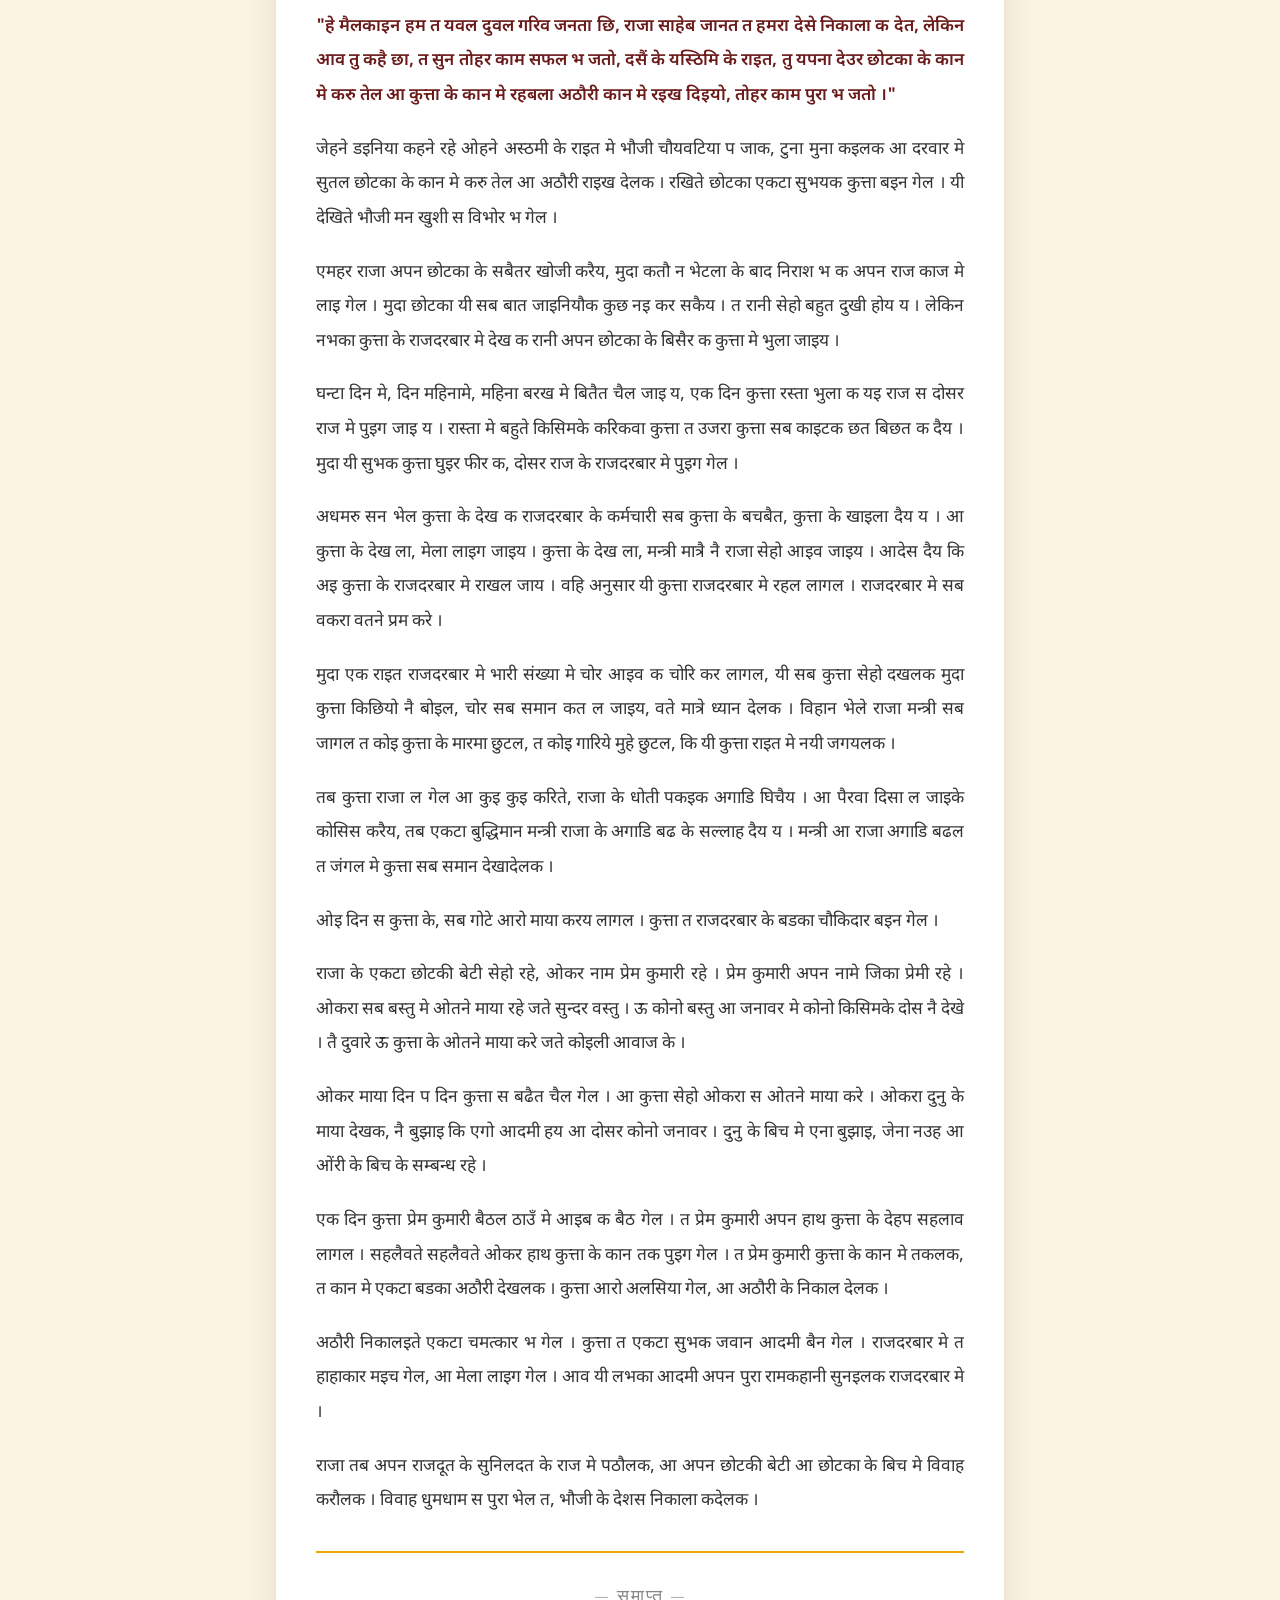
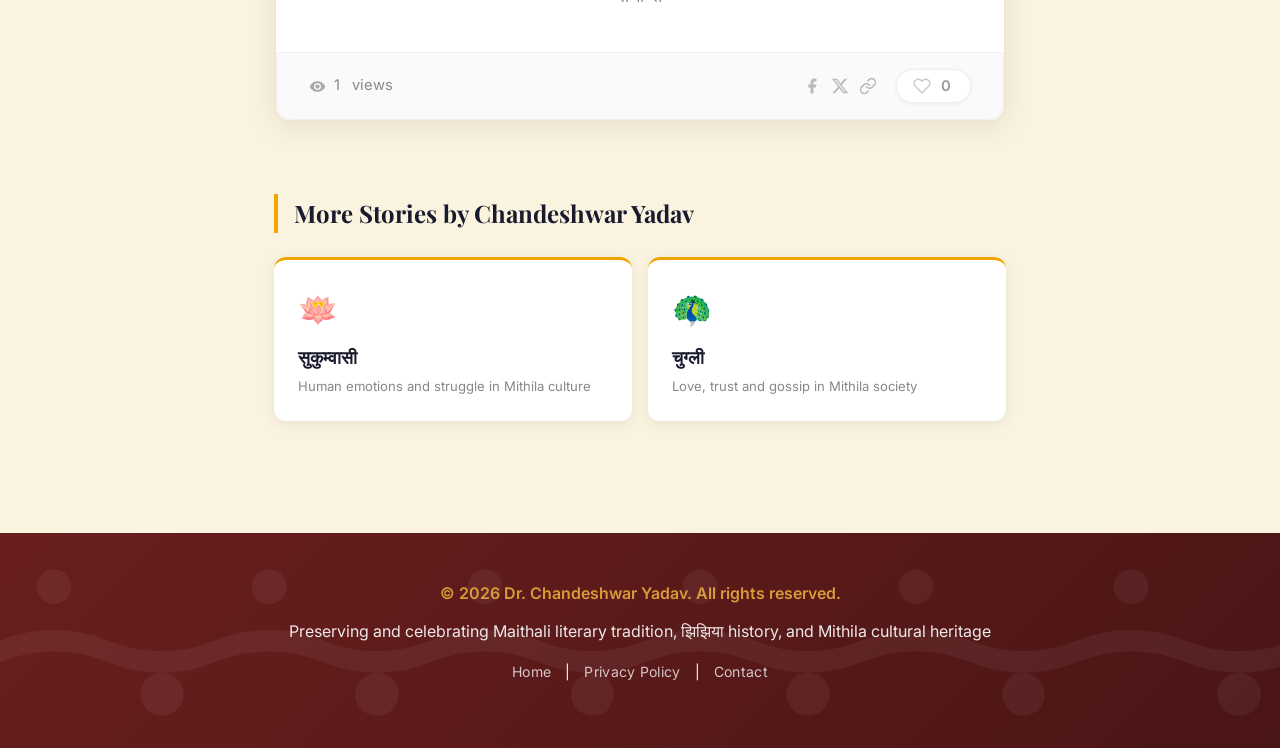
<file: irshya.html>
<!DOCTYPE html>
<html lang="hi">
<head>
    <meta charset="UTF-8">
    <meta name="viewport" content="width=device-width, initial-scale=1.0">
    <meta http-equiv="X-UA-Compatible" content="IE=edge">

    <!-- Google AdSense -->
    <script async src="https://pagead2.googlesyndication.com/pagead/js/adsbygoogle.js?client=ca-pub-8076382604735884"
     crossorigin="anonymous"></script>

    <title>ईर्ष्या | डा. चन्देश्वर यादव | Maithili Story</title>
    <meta name="description" content="ईर्ष्या - A Maithili story by Dr. Chandeshwar Yadav about jealousy, magic and justice in traditional Mithila culture.">
    <meta name="keywords" content="ईर्ष्या, Chandeshwar Yadav, Maithili Story, Maithili Literature, मैथिली कहानी, Mithila, irshya">
    <meta name="author" content="Dr. Chandeshwar Yadav">
    <meta name="robots" content="index, follow">
    <link rel="canonical" href="https://www.rinkuyadav.com.np/irshya.html">

    <meta property="og:type" content="article">
    <meta property="og:title" content="ईर्ष्या | डा. चन्देश्वर यादव">
    <meta property="og:description" content="A Maithili story by Dr. Chandeshwar Yadav about jealousy, magic and justice.">
    <meta property="og:url" content="https://www.rinkuyadav.com.np/irshya.html">
    <meta property="og:site_name" content="Chandeshwar Yadav Literature">

    <link href="https://fonts.googleapis.com/css2?family=Playfair+Display:wght@400;600;700&family=Inter:wght@300;400;600&family=Noto+Sans+Devanagari:wght@400;600;700&display=swap" rel="stylesheet">
    <link rel="stylesheet" href="styles.css">

    <style>
/* Completely disable the homepage card overlay on story pages */
.story-card::before {
    display: none !important;
}

/* Stats bar sits outside card — no z-index fight */
.story-stats-bar {
    background: #fafafa;
    border: 1px solid #f0f0f0;
    border-radius: 0 0 16px 16px;
    padding: 1rem 2rem;
    display: flex;
    align-items: center;
    justify-content: space-between;
    flex-wrap: wrap;
    gap: 0.8rem;
    position: static !important;
    z-index: auto !important;
    pointer-events: auto !important;
}
        .story-hero {
            background: linear-gradient(135deg, #1a1a2e 0%, #6b1a1a 100%);
            color: #fff;
            padding: 4rem 1.5rem 3rem;
            text-align: center;
        }
        .story-hero .story-emoji { font-size: 4rem; margin-bottom: 1rem; display: block; }
        .story-hero h2 {
            font-family: 'Playfair Display', serif;
            font-size: 2.8rem;
            margin-bottom: 0.5rem;
            color: #fff;
        }
        .story-hero .story-meta { font-size: 0.9rem; opacity: 0.75; color: #ddd; margin-top: 0.5rem; }
        .story-hero .story-meta span { margin: 0 0.5rem; }

        .story-container {
            max-width: 780px;
            margin: 2rem auto;
            padding: 0 1.5rem 5rem;
        }

        .breadcrumb { font-size: 0.88rem; color: #999; margin-bottom: 1.5rem; }
        .breadcrumb a { color: #f0a500; text-decoration: none; }
        .breadcrumb a:hover { text-decoration: underline; }
        .breadcrumb span { margin: 0 0.4rem; color: #ccc; }

        /* Ad slot collapses when empty */
        .ad-slot { text-align: center; margin: 1.5rem 0; overflow: hidden; }
        .adsbygoogle:not([data-ad-status]) { display: none !important; }

        .story-card {
            background: #fff;
            border-radius: 16px;
            box-shadow: 0 6px 30px rgba(0,0,0,0.08);
            overflow: hidden;
        }
        .story-card-header {
            background: linear-gradient(135deg, #6b1a1a, #8b2020);
            padding: 2.5rem 2rem;
            text-align: center;
        }
        .story-card-header h3 {
            font-family: 'Playfair Display', serif;
            font-size: 2rem;
            color: #fff;
            margin-bottom: 0.3rem;
        }
        .story-card-header p { color: #f0c0c0; font-size: 0.95rem; }

        .story-body { padding: 2.5rem; }

        .story-text {
            font-family: 'Noto Sans Devanagari', serif;
            font-size: 1.08rem;
            line-height: 2;
            color: #333;
        }
        .story-text p { margin-bottom: 1.2rem; text-align: justify; }
        .story-text .dialogue { color: #6b1a1a; font-weight: 600; }

        .story-end {
            text-align: center;
            margin-top: 2rem;
            padding-top: 1.5rem;
            border-top: 2px solid #f0a500;
            font-family: 'Playfair Display', serif;
            font-size: 1.1rem;
            color: #888;
            letter-spacing: 2px;
        }

        /* Stats Bar */
        .story-stats-bar {
            display: flex;
            align-items: center;
            justify-content: space-between;
            padding: 1rem 2rem;
            border-top: 1px solid #f0f0f0;
            background: #fafafa;
            flex-wrap: wrap;
            gap: 0.8rem;
        }
        .stat-views { display: flex; align-items: center; gap: 0.5rem; font-size: 0.92rem; color: #888; }
        .stat-views svg { width: 17px; height: 17px; fill: #aaa; flex-shrink: 0; }
        .stat-right { display: flex; align-items: center; gap: 1.2rem; }

        .share-icons { display: flex; align-items: center; gap: 0.6rem; }
        .share-icons a { color: #bbb; transition: color 0.2s; display: flex; align-items: center; text-decoration: none; }
        .share-icons a:hover { color: #1a1a2e; }
        .share-icons svg { width: 18px; height: 18px; }

        .copy-wrap { position: relative; display: flex; }
        .copy-tooltip {
            position: absolute;
            bottom: 130%;
            left: 50%;
            transform: translateX(-50%);
            background: #1a1a2e;
            color: #fff;
            font-size: 0.75rem;
            padding: 0.3rem 0.6rem;
            border-radius: 6px;
            white-space: nowrap;
            opacity: 0;
            pointer-events: none;
            transition: opacity 0.2s;
        }
        .copy-tooltip.show { opacity: 1; }

        .like-btn {
            display: flex;
            align-items: center;
            gap: 0.45rem;
            background: #fff;
            border: 1.5px solid #eee;
            cursor: pointer;
            font-size: 0.92rem;
            font-family: 'Inter', sans-serif;
            color: #999;
            padding: 0.45rem 1rem;
            border-radius: 30px;
            transition: all 0.25s ease;
            outline: none;
            box-shadow: 0 1px 4px rgba(0,0,0,0.06);
        }
        .like-btn:hover { border-color: #e05555; color: #e05555; background: #fff5f5; transform: scale(1.04); }
        .like-btn.liked { border-color: #e05555; color: #e05555; background: #fff5f5; }
        .like-btn svg {
            width: 18px; height: 18px;
            transition: transform 0.25s ease;
            stroke: #ccc; fill: none;
            stroke-width: 2; stroke-linecap: round; stroke-linejoin: round;
        }
        .like-btn:hover svg { stroke: #e05555; transform: scale(1.15); }
        .like-btn.liked svg { stroke: #e05555; fill: #e05555; transform: scale(1.2); animation: heartPop 0.3s ease; }

        @keyframes heartPop {
            0%   { transform: scale(1); }
            50%  { transform: scale(1.4); }
            100% { transform: scale(1.2); }
        }

        #likeCount { font-weight: 600; min-width: 16px; text-align: center; }

        .related-section { margin-top: 3rem; }
        .related-section h3 {
            font-family: 'Playfair Display', serif;
            font-size: 1.5rem;
            color: #1a1a2e;
            margin-bottom: 1.5rem;
            padding-left: 1rem;
            border-left: 4px solid #f0a500;
        }
        .related-grid { display: grid; grid-template-columns: repeat(2, 1fr); gap: 1rem; }
        .related-card {
            background: #fff; border-radius: 12px; padding: 1.5rem;
            box-shadow: 0 3px 15px rgba(0,0,0,0.07);
            text-decoration: none; display: block;
            transition: transform 0.2s, box-shadow 0.2s;
            border-top: 3px solid #f0a500;
        }
        .related-card:hover { transform: translateY(-3px); box-shadow: 0 8px 25px rgba(0,0,0,0.12); }
        .related-card .emoji { font-size: 2rem; margin-bottom: 0.5rem; display: block; }
        .related-card h4 { font-family: 'Playfair Display', serif; font-size: 1.1rem; color: #1a1a2e; margin-bottom: 0.3rem; }
        .related-card p { font-size: 0.82rem; color: #888; }

        @media (max-width: 600px) {
            .story-hero h2 { font-size: 2rem; }
            .story-body { padding: 1.5rem; }
            .story-stats-bar { padding: 1rem 1.2rem; }
            .related-grid { grid-template-columns: 1fr; }
        }
    </style>
</head>
<body>

    <header role="banner">
        <div class="container">
            <div class="header-content">
                <h1>Literature</h1>
                <p class="subtitle">Welcome to Maithali Stories and Poems by Chandeshwar Yadav</p>
                <div class="header-image">
                    <img src="author.jpg" alt="Dr. Chandeshwar Yadav" title="Dr. Chandeshwar Yadav" width="120" height="80">
                </div>
            </div>
        </div>
    </header>

    <nav role="navigation" aria-label="Main Navigation">
        <div class="container">
            <div class="nav-container">
                <ul class="nav-menu" id="navMenu">
                    <li><a href="/">Home</a></li>
                    <li><a href="/#stories">Stories</a></li>
                    <li><a href="/#poems">Poems</a></li>
                    <li><a href="/#about">About</a></li>
                    <li><a href="/#contact">Contact</a></li>
                </ul>
                <button class="mobile-menu-btn" id="mobileMenuBtn" aria-label="Open mobile menu" aria-expanded="false">☰</button>
            </div>
        </div>
    </nav>

    <div class="story-hero">
        <span class="story-emoji">📖</span>
        <h2>ईर्ष्या</h2>
        <p class="story-meta">
            <span>✍️ डा. चन्देश्वर यादव</span>
            <span>•</span>
            <span>📖 Maithili Story</span>
            <span>•</span>
            <span>⏱ 4 min read</span>
        </p>
    </div>

    <main id="main" role="main">
        <div class="story-container">

            <div class="breadcrumb">
                <a href="/">Home</a>
                <span>›</span>
                <a href="/#stories">Stories</a>
                <span>›</span>
                ईर्ष्या
            </div>

            <!-- Top Ad — collapses if not approved -->
            <div class="ad-slot">
                <ins class="adsbygoogle"
                     style="display:block"
                     data-ad-client="ca-pub-8076382604735884"
                     data-ad-format="auto"
                     data-full-width-responsive="true"></ins>
                <script>(adsbygoogle = window.adsbygoogle || []).push({});</script>
            </div>

            <div class="story-card" itemscope itemtype="http://schema.org/CreativeWork">
                <meta itemprop="author" content="Dr. Chandeshwar Yadav">
                <meta itemprop="inLanguage" content="hi">
                <meta itemprop="name" content="ईर्ष्या">
                <meta itemprop="datePublished" content="2021-10-14">

                <div class="story-card-header">
                    <h3>ईर्ष्या</h3>
                    <p>डा. चन्देश्वर यादव</p>
                </div>

                <div class="story-body">
                    <div class="story-text" itemprop="text">

                        <p>एक देश मे एकटा राजा रहे । ऊ राजा अपन राज काज बहुत इमान्दारिता आ सब जनता के बहुत खुसी स चलबैत रहे । राजा के दुगो बेटा रहे । जेठका के नाम भिमदत्त रहे त छोटका के सुनिलदत्त रहे । जेठका के सादी विवाह भक मेहुरारु सोहो बस लागल रहे त छोटका अखन गुरुकुल मे पढाइ पूरा करैइते रहे ।</p>

                        <p>छोटका सुनिलदत देखमे जेहने सुभक रहे, ऊ वतने मन के सुसिल आ सुन्दर सेहो रहे । मुदा देवर के सुसिल स्वभाव आ सुभक मुखरा भौजी रुपवत्ति के कहियो मन नै परल । नाम स ऊ रूपवत्ति रहे त काम स सुपनेखा । वकरा मन मे कहियो नै सुभक आ सुन्दर बात आवै । ऊ जखनि तखनि सोचे कि सुनिल अइ दुनियाँ मे नइ रहितै त, यी पुरे राज हमरे होइतै, हम अइ देसके एक रानी बइन जइति आ हमर वर राजा ।</p>

                        <p>अइ के लेल कतियो वेर अपना वर के सिखलौक कि छोटका के बिच जंगल मे छोरदेवक । मुदा छोटका पुरा घर मे नै, बल्कि पुरा राज मे सबके पिर्य रहे । जखन मारबाक कोनो उपाय नै लागल तब भौजी रुपवत्ति एक टा उपाय सोचलक कि, दसैं मे त छोटका अइबे करतै वोही मे किछियो कर परतै । तइदुवारे दैस के यगाडिए स उपाय प उपाय सोच लागल ।</p>

                        <p>काम के सफल पारके लेल, एकटा डइनिया के भेटक जोगार लगैलक । आ राइत के दुपहरिया मे डइनिया स भेटल, आ यपन बात सुनैलक । डइनिया यी बात गौर स सुन्लक आ भौजी स जोगार बतैवते कहैय,</p>

                        <p><span class="dialogue">"हे मैलकाइन हम त यवल दुवल गरिव जनता छि, राजा साहेब जानत त हमरा देसे निकाला क देत, लेकिन आव तु कहै छा, त सुन तोहर काम सफल भ जतो, दसैं के यस्ठिमि के राइत, तु यपना देउर छोटका के कान मे करु तेल आ कुत्ता के कान मे रहबला अठौरी कान मे रइख दिइयो, तोहर काम पुरा भ जतो ।"</span></p>

                        <p>जेहने डइनिया कहने रहे ओहने अस्ठमी के राइत मे भौजी चौयवटिया प जाक, टुना मुना कइलक आ दरवार मे सुतल छोटका के कान मे करु तेल आ अठौरी राइख देलक । रखिते छोटका एकटा सुभयक कुत्ता बइन गेल । यी देखिते भौजी मन खुशी स विभोर भ गेल ।</p>

                        <p>एमहर राजा अपन छोटका के सबैतर खोजी करैय, मुदा कतौ न भेटला के बाद निराश भ क अपन राज काज मे लाइ गेल । मुदा छोटका यी सब बात जाइनियौक कुछ नइ कर सकैय । त रानी सेहो बहुत दुखी होय य । लेकिन नभका कुत्ता के राजदरबार मे देख क रानी अपन छोटका के बिसैर क कुत्ता मे भुला जाइय ।</p>

                        <p>घन्टा दिन मे, दिन महिनामे, महिना बरख मे बितैत चैल जाइ य, एक दिन कुत्ता रस्ता भुला क यइ राज स दोसर राज मे पुइग जाइ य । रास्ता मे बहुते किसिमके करिकवा कुत्ता त उजरा कुत्ता सब काइटक छत बिछत क दैय । मुदा यी सुभक कुत्ता घुइर फीर क, दोसर राज के राजदरबार मे पुइग गेल ।</p>

                        <p>अधमरु सन भेल कुत्ता के देख क राजदरबार के कर्मचारी सब कुत्ता के बचबैत, कुत्ता के खाइला दैय य । आ कुत्ता के देख ला, मेला लाइग जाइय । कुत्ता के देख ला, मन्त्री मात्रै नै राजा सेहो आइव जाइय । आदेस दैय कि अइ कुत्ता के राजदरबार मे राखल जाय । वहि अनुसार यी कुत्ता राजदरबार मे रहल लागल । राजदरबार मे सब वकरा वतने प्रम करे ।</p>

                        <p>मुदा एक राइत राजदरबार मे भारी संख्या मे चोर आइव क चोरि कर लागल, यी सब कुत्ता सेहो दखलक मुदा कुत्ता किछियो नै बोइल, चोर सब समान कत ल जाइय, वते मात्रे ध्यान देलक । विहान भेले राजा मन्त्री सब जागल त कोइ कुत्ता के मारमा छुटल, त कोइ गारिये मुहे छुटल, कि यी कुत्ता राइत मे नयी जगयलक ।</p>

                        <p>तब कुत्ता राजा ल गेल आ कुइ कुइ करिते, राजा के धोती पकइक अगाडि घिचैय । आ पैरवा दिसा ल जाइके कोसिस करैय, तब एकटा बुद्धिमान मन्त्री राजा के अगाडि बढ के सल्लाह दैय य । मन्त्री आ राजा अगाडि बढल त जंगल मे कुत्ता सब समान देखादेलक ।</p>

                        <p>ओइ दिन स कुत्ता के, सब गोटे आरो माया करय लागल । कुत्ता त राजदरबार के बडका चौकिदार बइन गेल ।</p>

                        <p>राजा के एकटा छोटकी बेटी सेहो रहे, ओकर नाम प्रेम कुमारी रहे । प्रेम कुमारी अपन नामे जिका प्रेमी रहे । ओकरा सब बस्तु मे ओतने माया रहे जते सुन्दर वस्तु । ऊ कोनो बस्तु आ जनावर मे कोनो किसिमके दोस नै देखे । तै दुवारे ऊ कुत्ता के ओतने माया करे जते कोइली आवाज के ।</p>

                        <p>ओकर माया दिन प दिन कुत्ता स बढैत चैल गेल । आ कुत्ता सेहो ओकरा स ओतने माया करे । ओकरा दुनु के माया देखक, नै बुझाइ कि एगो आदमी हय आ दोसर कोनो जनावर । दुनु के बिच मे एना बुझाइ, जेना नउह आ ओंरी के बिच के सम्बन्ध रहे ।</p>

                        <p>एक दिन कुत्ता प्रेम कुमारी बैठल ठाउँ मे आइब क बैठ गेल । त प्रेम कुमारी अपन हाथ कुत्ता के देहप सहलाव लागल । सहलैवते सहलैवते ओकर हाथ कुत्ता के कान तक पुइग गेल । त प्रेम कुमारी कुत्ता के कान मे तकलक, त कान मे एकटा बडका अठौरी देखलक । कुत्ता आरो अलसिया गेल, आ अठौरी के निकाल देलक ।</p>

                        <p>अठौरी निकालइते एकटा चमत्कार भ गेल । कुत्ता त एकटा सुभक जवान आदमी बैन गेल । राजदरबार मे त हाहाकार मइच गेल, आ मेला लाइग गेल । आव यी लभका आदमी अपन पुरा रामकहानी सुनइलक राजदरबार मे ।</p>

                        <p>राजा तब अपन राजदूत के सुनिलदत के राज मे पठौलक, आ अपन छोटकी बेटी आ छोटका के बिच मे विवाह करौलक । विवाह धुमधाम स पुरा भेल त, भौजी के देशस निकाला कदेलक ।</p>

                        <div class="story-end">— समाप्त —</div>
                    </div>
                </div>

                <!-- Stats Bar -->
                <div class="story-stats-bar">
                    <div class="stat-views">
                        <svg viewBox="0 0 24 24"><path d="M12 4.5C7 4.5 2.73 7.61 1 12c1.73 4.39 6 7.5 11 7.5s9.27-3.11 11-7.5c-1.73-4.39-6-7.5-11-7.5zm0 12.5c-2.76 0-5-2.24-5-5s2.24-5 5-5 5 2.24 5 5-2.24 5-5 5zm0-8c-1.66 0-3 1.34-3 3s1.34 3 3 3 3-1.34 3-3-1.34-3-3-3z"/></svg>
                        <span id="viewCount">...</span>&nbsp;views
                    </div>

                    <div class="stat-right">
                        <div class="share-icons">
                            <a href="https://www.facebook.com/sharer/sharer.php?u=https://www.rinkuyadav.com.np/irshya.html"
                               target="_blank" rel="noopener" title="Share on Facebook">
                                <svg viewBox="0 0 24 24" fill="currentColor">
                                    <path d="M18 2h-3a5 5 0 0 0-5 5v3H7v4h3v8h4v-8h3l1-4h-4V7a1 1 0 0 1 1-1h3z"/>
                                </svg>
                            </a>
                            <a href="https://twitter.com/intent/tweet?url=https://www.rinkuyadav.com.np/irshya.html&text=ईर्ष्या - डा. चन्देश्वर यादव"
                               target="_blank" rel="noopener" title="Share on X">
                                <svg viewBox="0 0 24 24" fill="currentColor">
                                    <path d="M18.244 2.25h3.308l-7.227 8.26 8.502 11.24H16.17l-5.214-6.817L4.99 21.75H1.68l7.73-8.835L1.254 2.25H8.08l4.713 6.231zm-1.161 17.52h1.833L7.084 4.126H5.117z"/>
                                </svg>
                            </a>
                            <div class="copy-wrap">
                                <a href="#" id="copyLinkBtn" title="Copy link">
                                    <svg viewBox="0 0 24 24" fill="none" stroke="currentColor" stroke-width="2" stroke-linecap="round" stroke-linejoin="round">
                                        <path d="M10 13a5 5 0 0 0 7.54.54l3-3a5 5 0 0 0-7.07-7.07l-1.72 1.71"/>
                                        <path d="M14 11a5 5 0 0 0-7.54-.54l-3 3a5 5 0 0 0 7.07 7.07l1.71-1.71"/>
                                    </svg>
                                </a>
                                <span class="copy-tooltip" id="copyTooltip">Copied!</span>
                            </div>
                        </div>

                        <button class="like-btn" id="likeBtn" aria-label="Like this story">
                            <svg viewBox="0 0 24 24" xmlns="http://www.w3.org/2000/svg">
                                <path d="M20.84 4.61a5.5 5.5 0 0 0-7.78 0L12 5.67l-1.06-1.06a5.5 5.5 0 0 0-7.78 7.78l1.06 1.06L12 21.23l7.78-7.78 1.06-1.06a5.5 5.5 0 0 0 0-7.78z"/>
                            </svg>
                            <span id="likeCount">...</span>
                        </button>
                    </div>
                </div>

            </div>

            <!-- Middle Ad -->
            <div class="ad-slot">
                <ins class="adsbygoogle"
                     style="display:block"
                     data-ad-client="ca-pub-8076382604735884"
                     data-ad-format="auto"
                     data-full-width-responsive="true"></ins>
                <script>(adsbygoogle = window.adsbygoogle || []).push({});</script>
            </div>

            <!-- Related Stories -->
            <div class="related-section">
                <h3>More Stories by Chandeshwar Yadav</h3>
                <div class="related-grid">
                    <a href="sukumvasi.html" class="related-card">
                        <span class="emoji">🪷</span>
                        <h4>सुकुम्वासी</h4>
                        <p>Human emotions and struggle in Mithila culture</p>
                    </a>
                    <a href="chugli.html" class="related-card">
                        <span class="emoji">🦚</span>
                        <h4>चुग्ली</h4>
                        <p>Love, trust and gossip in Mithila society</p>
                    </a>
                </div>
            </div>

        </div>
    </main>

    <footer role="contentinfo">
        <div class="container">
            <p>&copy; 2026 Dr. Chandeshwar Yadav. All rights reserved.</p>
            <p>Preserving and celebrating Maithali literary tradition, झिझिया history, and Mithila cultural heritage</p>
            <p style="margin-top: 0.8rem;">
                <a href="/">Home</a> &nbsp;|&nbsp;
                <a href="privacy-policy.html">Privacy Policy</a> &nbsp;|&nbsp;
                <a href="/#contact">Contact</a>
            </p>
        </div>
    </footer>

    <script>
    document.addEventListener('DOMContentLoaded', function () {

        // Mobile Nav
        const mobileMenuBtn = document.getElementById('mobileMenuBtn');
        const navMenu = document.getElementById('navMenu');
        if (mobileMenuBtn && navMenu) {
            mobileMenuBtn.addEventListener('click', function (e) {
                e.preventDefault();
                navMenu.classList.toggle('active');
                mobileMenuBtn.innerHTML = navMenu.classList.contains('active') ? '✕' : '☰';
            });
            document.addEventListener('click', function (e) {
                if (!navMenu.contains(e.target) && !mobileMenuBtn.contains(e.target)) {
                    navMenu.classList.remove('active');
                    mobileMenuBtn.innerHTML = '☰';
                }
            });
        }

        // View Counter — shared across all visitors
        fetch('https://api.countapi.xyz/hit/rinkuyadav.com.np/irshya-views')
            .then(res => res.json())
            .then(data => {
                document.getElementById('viewCount').textContent = data.value.toLocaleString();
            })
            .catch(() => {
                let v = parseInt(localStorage.getItem('views_irshya') || '0') + 1;
                localStorage.setItem('views_irshya', v);
                document.getElementById('viewCount').textContent = v;
            });

        // Like Button — shared count
        const LIKE_API_HIT = 'https://api.countapi.xyz/hit/rinkuyadav.com.np/irshya-likes';
        const LIKE_API_GET = 'https://api.countapi.xyz/get/rinkuyadav.com.np/irshya-likes';
        const LIKED_KEY    = 'liked_irshya';
        const likeBtn      = document.getElementById('likeBtn');
        const likeCountEl  = document.getElementById('likeCount');
        let hasLiked       = localStorage.getItem(LIKED_KEY) === 'true';

        fetch(LIKE_API_GET)
            .then(res => res.json())
            .then(data => {
                likeCountEl.textContent = (data.value || 0).toLocaleString();
            })
            .catch(() => {
                likeCountEl.textContent = localStorage.getItem('likes_irshya') || '0';
            });

        if (hasLiked) likeBtn.classList.add('liked');

        likeBtn.addEventListener('click', function () {
            if (!hasLiked) {
                hasLiked = true;
                localStorage.setItem(LIKED_KEY, 'true');
                likeBtn.classList.add('liked');
                fetch(LIKE_API_HIT)
                    .then(res => res.json())
                    .then(data => {
                        likeCountEl.textContent = data.value.toLocaleString();
                        localStorage.setItem('likes_irshya', data.value);
                    })
                    .catch(() => {
                        let c = parseInt(localStorage.getItem('likes_irshya') || '0') + 1;
                        localStorage.setItem('likes_irshya', c);
                        likeCountEl.textContent = c;
                    });
            } else {
                hasLiked = false;
                localStorage.removeItem(LIKED_KEY);
                likeBtn.classList.remove('liked');
                let c = Math.max(0, parseInt(likeCountEl.textContent.replace(/,/g,'')) - 1);
                likeCountEl.textContent = c.toLocaleString();
                localStorage.setItem('likes_irshya', c);
            }
        });

        // Copy Link
        document.getElementById('copyLinkBtn').addEventListener('click', function (e) {
            e.preventDefault();
            const tooltip = document.getElementById('copyTooltip');
            navigator.clipboard.writeText(window.location.href)
                .then(() => {
                    tooltip.classList.add('show');
                    setTimeout(() => tooltip.classList.remove('show'), 2000);
                })
                .catch(() => {
                    const el = document.createElement('textarea');
                    el.value = window.location.href;
                    document.body.appendChild(el);
                    el.select();
                    document.execCommand('copy');
                    document.body.removeChild(el);
                    tooltip.classList.add('show');
                    setTimeout(() => tooltip.classList.remove('show'), 2000);
                });
        });

    });
    </script>

</body>
</html>
</file>
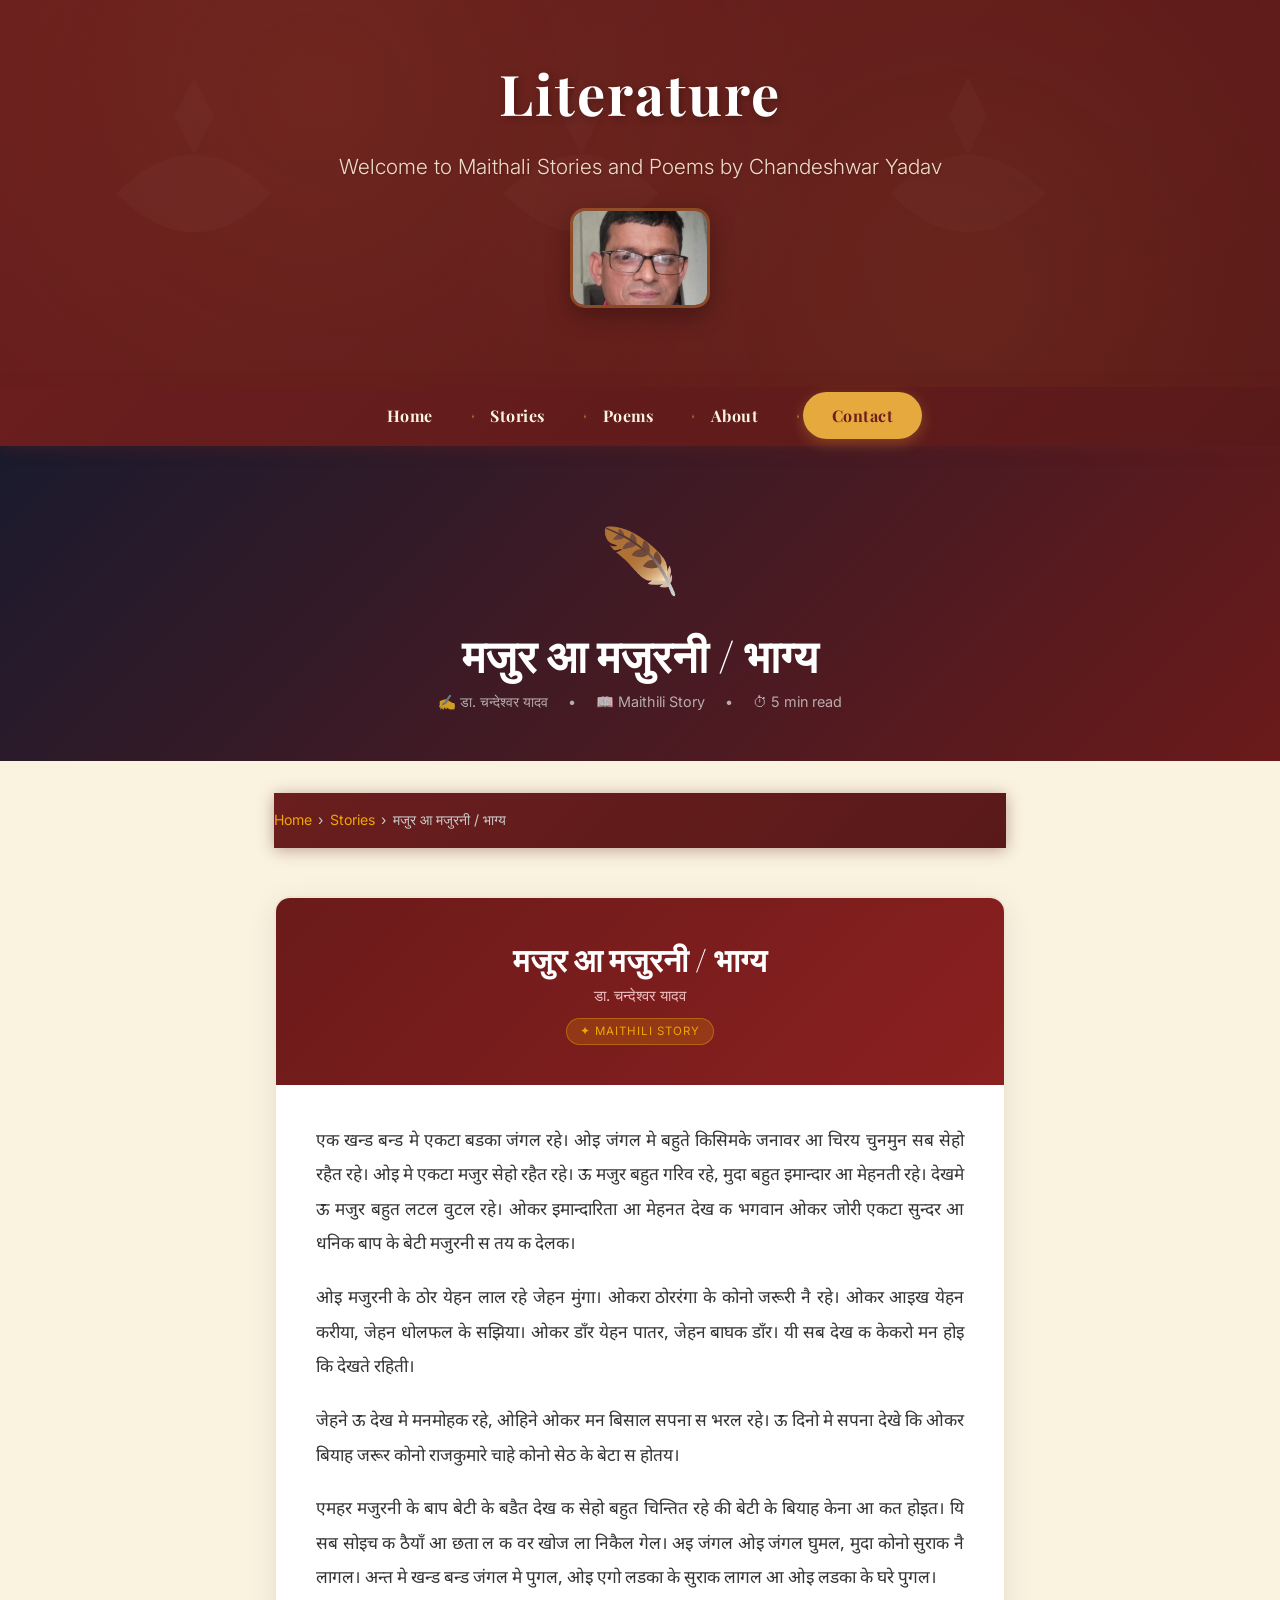
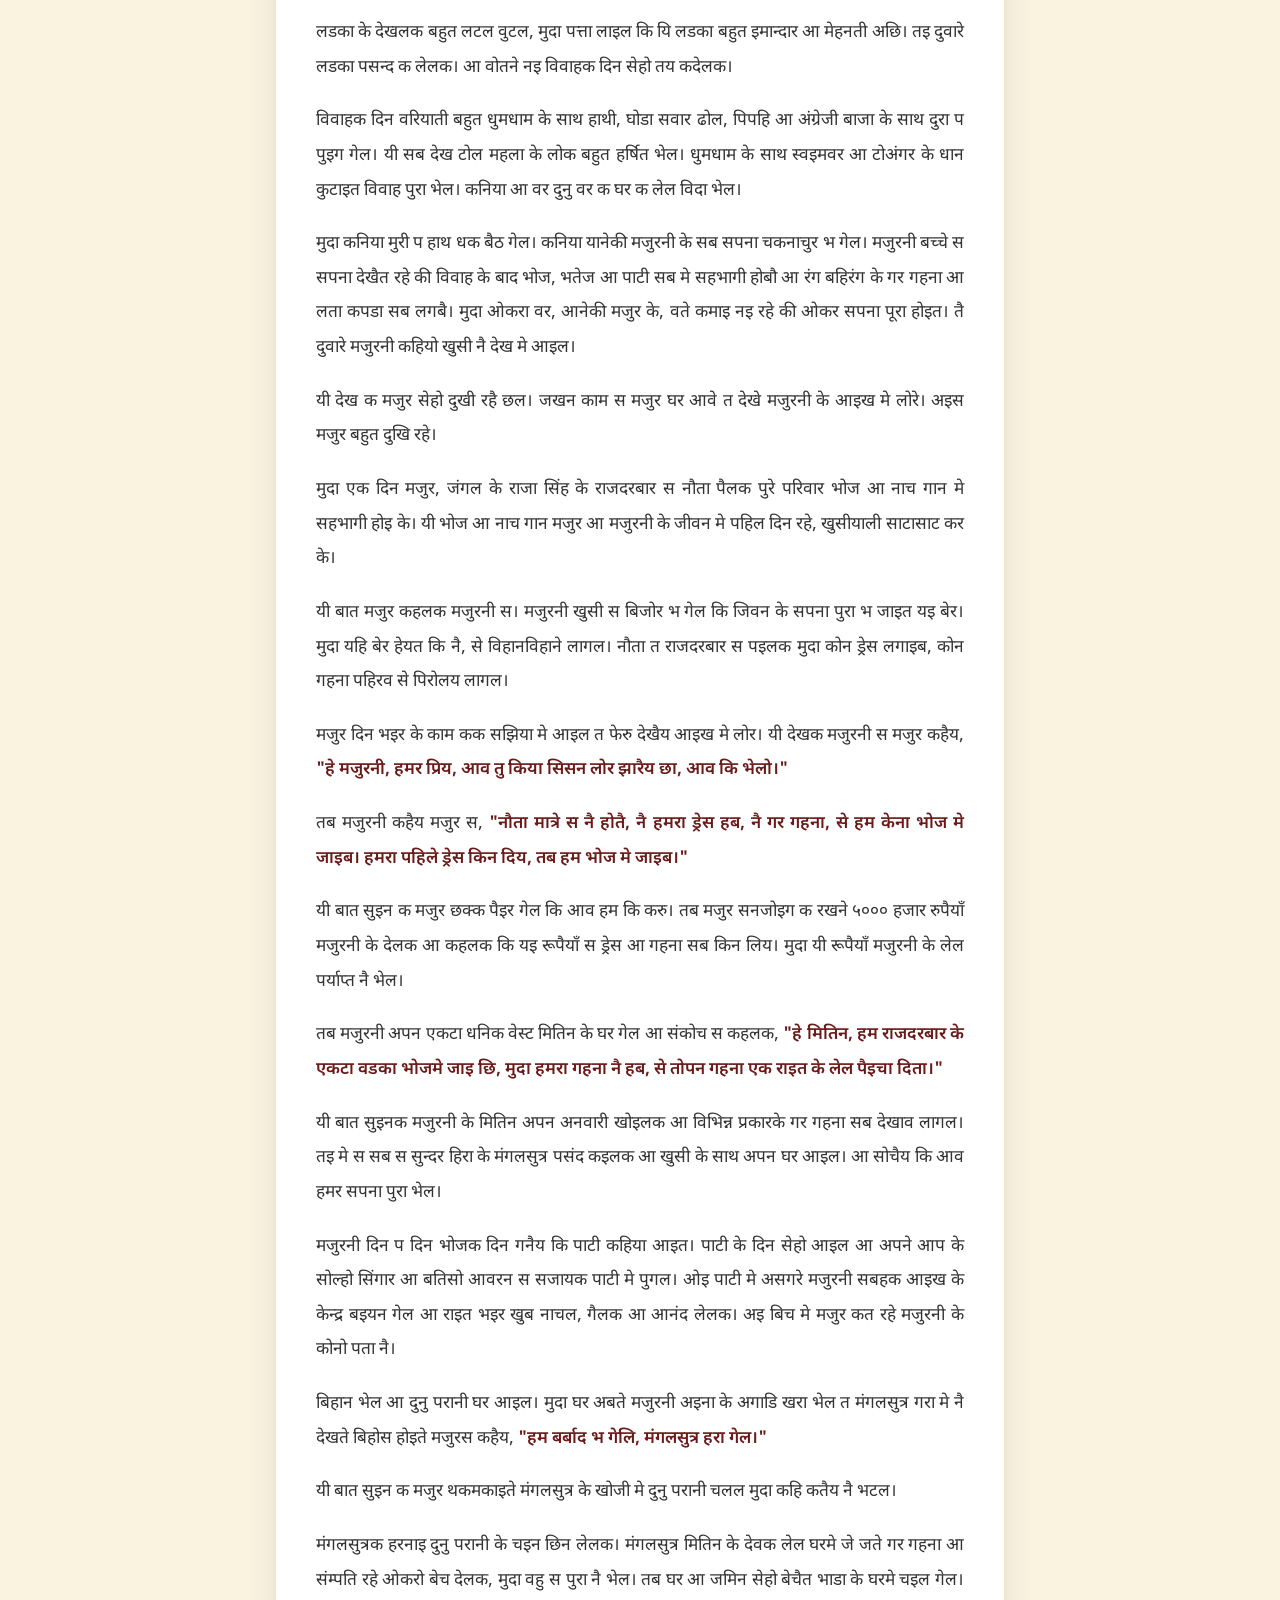
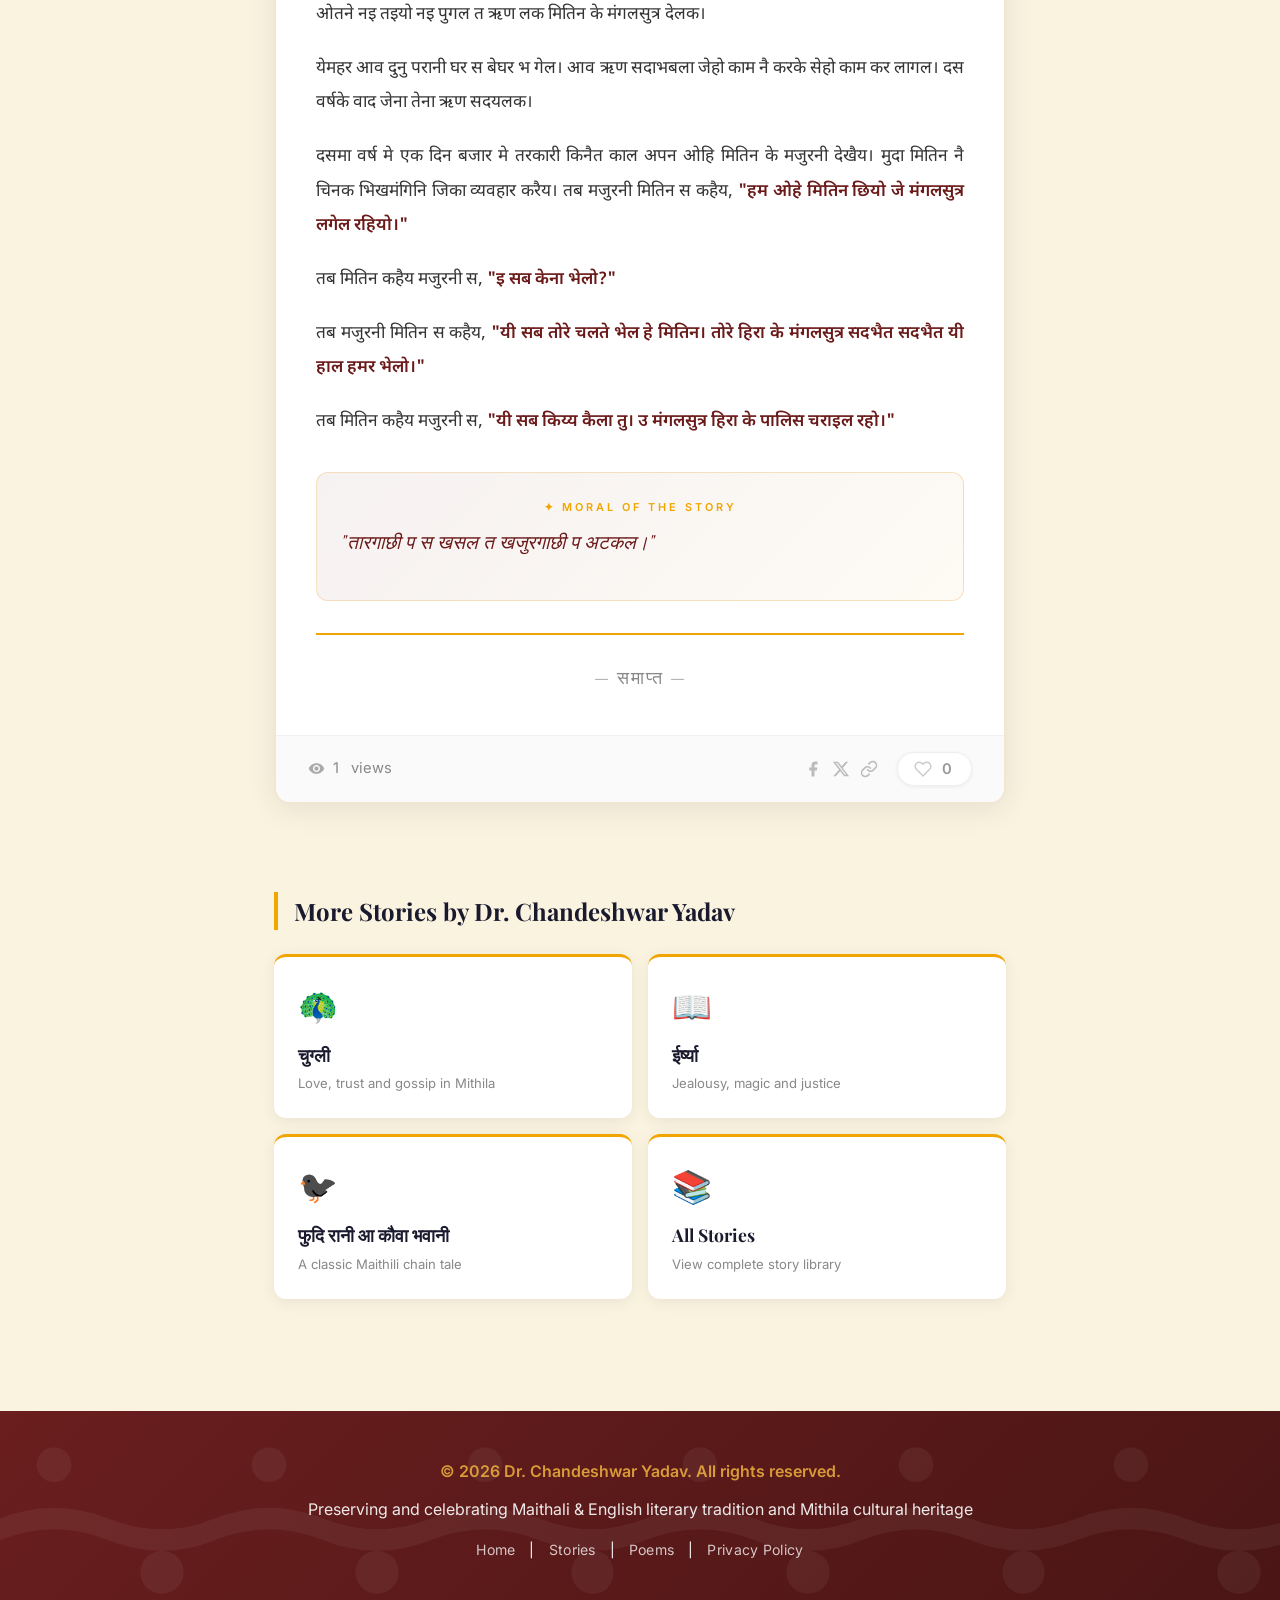
<file: majur-majurni.html>
<!DOCTYPE html>
<html lang="hi">
<head>
    <meta charset="UTF-8">
    <meta name="viewport" content="width=device-width, initial-scale=1.0">
    <meta http-equiv="X-UA-Compatible" content="IE=edge">

    <!-- Google AdSense -->
    <script async src="https://pagead2.googlesyndication.com/pagead/js/adsbygoogle.js?client=ca-pub-8076382604735884"
     crossorigin="anonymous"></script>

    <title>मजुर आ मजुरनी / भाग्य | डा. चन्देश्वर यादव | Maithili Story</title>
    <meta name="description" content="मजुर आ मजुरनी / भाग्य — A powerful Maithili story by Dr. Chandeshwar Yadav about dreams, sacrifice and fate. A beautiful Maithili tale from Janakpurdham, Nepal.">
    <meta name="keywords" content="मजुर आ मजुरनी, भाग्य, Chandeshwar Yadav, Maithili Story, मैथिली कहानी, Maithili literature Nepal, Mithila folk tale, मजुर मजुरनी कहानी, Maithali Kahani">
    <meta name="author" content="Dr. Chandeshwar Yadav">
    <meta name="robots" content="index, follow, max-image-preview:large, max-snippet:-1">
    <link rel="canonical" href="https://www.rinkuyadav.com.np/majur-majurni.html">

    <meta property="og:type" content="article">
    <meta property="og:title" content="मजुर आ मजुरनी / भाग्य | Dr. Chandeshwar Yadav">
    <meta property="og:description" content="A powerful Maithili story about dreams, sacrifice and fate by Dr. Chandeshwar Yadav from Janakpurdham, Nepal.">
    <meta property="og:url" content="https://www.rinkuyadav.com.np/majur-majurni.html">
    <meta property="og:image" content="https://www.rinkuyadav.com.np/author.jpg">
    <meta property="og:site_name" content="Chandeshwar Yadav">

    <meta name="twitter:card" content="summary_large_image">
    <meta name="twitter:title" content="मजुर आ मजुरनी / भाग्य | Dr. Chandeshwar Yadav">
    <meta name="twitter:image" content="https://www.rinkuyadav.com.np/author.jpg">

    <link rel="icon" type="image/jpeg" href="author.jpg">
    <link rel="apple-touch-icon" href="author.jpg">

    <!-- JSON-LD Schema -->
    <script type="application/ld+json">
    {
        "@context": "https://schema.org",
        "@type": "CreativeWork",
        "name": "मजुर आ मजुरनी / भाग्य",
        "author": {
            "@type": "Person",
            "name": "Dr. Chandeshwar Yadav",
            "url": "https://www.rinkuyadav.com.np",
            "nationality": { "@type": "Country", "name": "Nepal" }
        },
        "inLanguage": "mai",
        "genre": "Short Story",
        "url": "https://www.rinkuyadav.com.np/majur-majurni.html",
        "description": "A Maithili story about a poor weaver bird and his beautiful wife whose dreams lead to unexpected consequences.",
        "datePublished": "2021-10-09"
    }
    </script>

    <script type="application/ld+json">
    {
        "@context": "https://schema.org",
        "@type": "BreadcrumbList",
        "itemListElement": [
            { "@type": "ListItem", "position": 1, "name": "Home", "item": "https://www.rinkuyadav.com.np" },
            { "@type": "ListItem", "position": 2, "name": "Stories", "item": "https://www.rinkuyadav.com.np/stories.html" },
            { "@type": "ListItem", "position": 3, "name": "मजुर आ मजुरनी / भाग्य", "item": "https://www.rinkuyadav.com.np/majur-majurni.html" }
        ]
    }
    </script>

    <link href="https://fonts.googleapis.com/css2?family=Playfair+Display:wght@400;600;700&family=Inter:wght@300;400;600&family=Noto+Sans+Devanagari:wght@400;600;700&display=swap" rel="stylesheet">
    <link rel="stylesheet" href="styles.css">

    <style>
        .story-hero {
            background: linear-gradient(135deg, #1a1a2e 0%, #6b1a1a 100%);
            color: #fff;
            padding: 4rem 1.5rem 3rem;
            text-align: center;
        }
        .story-hero .story-emoji { font-size: 4rem; margin-bottom: 1rem; display: block; }
        .story-hero h2 {
            font-family: 'Playfair Display', serif;
            font-size: clamp(1.8rem, 5vw, 2.8rem);
            margin-bottom: 0.5rem;
            color: #fff;
            line-height: 1.2;
        }
        .story-hero .story-meta { font-size: 0.9rem; opacity: 0.75; color: #ddd; margin-top: 0.5rem; }
        .story-hero .story-meta span { margin: 0 0.5rem; }

        .story-container {
            max-width: 780px;
            margin: 2rem auto;
            padding: 0 1.5rem 5rem;
        }

        .breadcrumb { font-size: 0.88rem; color: #999; margin-bottom: 1.5rem; display: flex; align-items: center; gap: 0.4rem; flex-wrap: wrap; }
        .breadcrumb a { color: #f0a500; text-decoration: none; }
        .breadcrumb a:hover { text-decoration: underline; }
        .breadcrumb span { color: #ccc; }

        .ad-slot { text-align: center; margin: 1.5rem 0; overflow: hidden; }
        .adsbygoogle:not([data-ad-status]) { display: none !important; }

        .story-card {
            background: #fff;
            border-radius: 16px;
            box-shadow: 0 6px 30px rgba(0,0,0,0.08);
            overflow: hidden;
        }

        .story-card-header {
            background: linear-gradient(135deg, #6b1a1a, #8b2020);
            padding: 2.5rem 2rem;
            text-align: center;
        }
        .story-card-header h3 {
            font-family: 'Playfair Display', serif;
            font-size: clamp(1.5rem, 4vw, 2rem);
            color: #fff;
            margin-bottom: 0.3rem;
            line-height: 1.3;
        }
        .story-card-header p { color: #f0c0c0; font-size: 0.95rem; }
        .story-card-header .genre-tag {
            display: inline-block;
            background: rgba(240,165,0,0.2);
            color: #f0a500;
            border: 1px solid rgba(240,165,0,0.4);
            font-size: 0.72rem;
            font-family: 'Inter', sans-serif;
            padding: 0.2rem 0.8rem;
            border-radius: 20px;
            margin-top: 0.6rem;
            letter-spacing: 1px;
            text-transform: uppercase;
        }

        .story-body { padding: 2.5rem; }

        .story-text {
            font-family: 'Noto Sans Devanagari', serif;
            font-size: 1.08rem;
            line-height: 2;
            color: #333;
        }

        .story-text p { margin-bottom: 1.2rem; text-align: justify; }
        .story-text .dialogue { color: #6b1a1a; font-weight: 600; }

        /* Moral proverb box at end */
        .moral-box {
            background: linear-gradient(135deg, rgba(106,30,30,0.06), rgba(230,169,61,0.06));
            border: 1px solid rgba(230,169,61,0.3);
            border-radius: 12px;
            padding: 1.5rem;
            margin: 2rem 0 1rem;
            text-align: center;
        }

        .moral-box .moral-label {
            font-family: 'Inter', sans-serif;
            font-size: 0.68rem;
            font-weight: 600;
            letter-spacing: 3px;
            text-transform: uppercase;
            color: #f0a500;
            display: block;
            margin-bottom: 0.5rem;
        }

        .moral-box .moral-text {
            font-family: 'Playfair Display', serif;
            font-size: 1.2rem;
            font-style: italic;
            color: #6b1a1a;
            line-height: 1.6;
        }

        .story-end {
            text-align: center;
            margin-top: 2rem;
            padding-top: 1.5rem;
            border-top: 2px solid #f0a500;
            font-family: 'Playfair Display', serif;
            font-size: 1.1rem;
            color: #888;
            letter-spacing: 2px;
        }

        /* Stats Bar */
        .story-stats-bar {
            display: flex;
            align-items: center;
            justify-content: space-between;
            padding: 1rem 2rem;
            border-top: 1px solid #f0f0f0;
            background: #fafafa;
            flex-wrap: wrap;
            gap: 0.8rem;
            position: relative;
            z-index: 20;
            pointer-events: auto;
        }

        .stat-views { display: flex; align-items: center; gap: 0.5rem; font-size: 0.92rem; color: #888; }
        .stat-views svg { width: 17px; height: 17px; fill: #aaa; flex-shrink: 0; }
        .stat-right { display: flex; align-items: center; gap: 1.2rem; }
        .share-icons { display: flex; align-items: center; gap: 0.6rem; }
        .share-icons a { color: #bbb; transition: color 0.2s; display: flex; align-items: center; text-decoration: none; position: relative; z-index: 21; pointer-events: auto; touch-action: manipulation; }
        .share-icons a:hover { color: #1a1a2e; }
        .share-icons svg { width: 18px; height: 18px; }
        .copy-wrap { position: relative; display: flex; }
        .copy-tooltip { position: absolute; bottom: 130%; left: 50%; transform: translateX(-50%); background: #1a1a2e; color: #fff; font-size: 0.75rem; padding: 0.3rem 0.6rem; border-radius: 6px; white-space: nowrap; opacity: 0; pointer-events: none; transition: opacity 0.2s; }
        .copy-tooltip.show { opacity: 1; }

        .like-btn {
            display: flex; align-items: center; gap: 0.45rem;
            background: #fff; border: 1.5px solid #eee;
            cursor: pointer; font-size: 0.92rem;
            font-family: 'Inter', sans-serif; color: #999;
            padding: 0.45rem 1rem; border-radius: 30px;
            transition: all 0.25s ease; outline: none;
            box-shadow: 0 1px 4px rgba(0,0,0,0.06);
            position: relative; z-index: 21;
            pointer-events: auto !important;
            touch-action: manipulation !important;
            -webkit-tap-highlight-color: rgba(224,85,85,0.2);
            -webkit-appearance: none;
        }
        .like-btn:hover { border-color: #e05555; color: #e05555; background: #fff5f5; transform: scale(1.04); }
        .like-btn.liked { border-color: #e05555; color: #e05555; background: #fff5f5; }
        .like-btn svg { width: 18px; height: 18px; transition: transform 0.25s ease; stroke: #ccc; fill: none; stroke-width: 2; stroke-linecap: round; stroke-linejoin: round; }
        .like-btn:hover svg { stroke: #e05555; transform: scale(1.15); }
        .like-btn.liked svg { stroke: #e05555; fill: #e05555; transform: scale(1.2); animation: heartPop 0.3s ease; }

        @keyframes heartPop {
            0%   { transform: scale(1); }
            50%  { transform: scale(1.4); }
            100% { transform: scale(1.2); }
        }

        #likeCount { font-weight: 600; min-width: 16px; }

        /* Related */
        .related-section { margin-top: 3rem; }
        .related-section h3 {
            font-family: 'Playfair Display', serif;
            font-size: 1.5rem;
            color: #1a1a2e;
            margin-bottom: 1.5rem;
            padding-left: 1rem;
            border-left: 4px solid #f0a500;
        }
        .related-grid { display: grid; grid-template-columns: repeat(2, 1fr); gap: 1rem; }
        .related-card {
            background: #fff; border-radius: 12px; padding: 1.5rem;
            box-shadow: 0 3px 15px rgba(0,0,0,0.07);
            text-decoration: none; display: block;
            transition: transform 0.2s, box-shadow 0.2s;
            border-top: 3px solid #f0a500;
        }
        .related-card:hover { transform: translateY(-3px); box-shadow: 0 8px 25px rgba(0,0,0,0.12); }
        .related-card .emoji { font-size: 2rem; margin-bottom: 0.5rem; display: block; }
        .related-card h4 { font-family: 'Playfair Display', serif; font-size: 1.1rem; color: #1a1a2e; margin-bottom: 0.3rem; }
        .related-card p { font-size: 0.82rem; color: #888; }

        @media (max-width: 600px) {
            .story-hero h2 { font-size: 1.6rem; }
            .story-body { padding: 1.5rem; }
            .story-stats-bar { padding: 1rem 1.2rem; }
            .related-grid { grid-template-columns: 1fr; }
        }
    </style>
</head>
<body>

    <header role="banner">
        <div class="container">
            <div class="header-content">
                <h1>Literature</h1>
                <p class="subtitle">Welcome to Maithali Stories and Poems by Chandeshwar Yadav</p>
                <div class="header-image">
                    <img src="author.jpg" alt="Dr. Chandeshwar Yadav" title="Dr. Chandeshwar Yadav" width="120" height="120">
                </div>
            </div>
        </div>
    </header>

    <nav role="navigation" aria-label="Main Navigation">
        <div class="container">
            <div class="nav-container">
                <ul class="nav-menu" id="navMenu">
                    <li><a href="/">Home</a></li>
                    <li><a href="stories.html">Stories</a></li>
                    <li><a href="poems.html">Poems</a></li>
                    <li><a href="/#about">About</a></li>
                    <li><a href="/#contact">Contact</a></li>
                </ul>
                <button class="mobile-menu-btn" id="mobileMenuBtn" aria-label="Open mobile menu" aria-expanded="false">☰</button>
            </div>
        </div>
    </nav>

    <div class="story-hero">
        <span class="story-emoji">🪶</span>
        <h2>मजुर आ मजुरनी / भाग्य</h2>
        <p class="story-meta">
            <span>✍️ डा. चन्देश्वर यादव</span>
            <span>•</span>
            <span>📖 Maithili Story</span>
            <span>•</span>
            <span>⏱ 5 min read</span>
        </p>
    </div>

    <main id="main" role="main">
        <div class="story-container">

            <nav class="breadcrumb" aria-label="Breadcrumb">
                <a href="/">Home</a>
                <span>›</span>
                <a href="stories.html">Stories</a>
                <span>›</span>
                <span>मजुर आ मजुरनी / भाग्य</span>
            </nav>

            <!-- Top Ad -->
            <div class="ad-slot">
                <ins class="adsbygoogle" style="display:block"
                     data-ad-client="ca-pub-8076382604735884"
                     data-ad-format="auto" data-full-width-responsive="true"></ins>
                <script>(adsbygoogle = window.adsbygoogle || []).push({});</script>
            </div>

            <div class="story-card" itemscope itemtype="http://schema.org/CreativeWork">
                <meta itemprop="author" content="Dr. Chandeshwar Yadav">
                <meta itemprop="inLanguage" content="mai">
                <meta itemprop="name" content="मजुर आ मजुरनी / भाग्य">
                <meta itemprop="genre" content="Short Story">
                <meta itemprop="datePublished" content="2021-10-09">

                <div class="story-card-header">
                    <h3>मजुर आ मजुरनी / भाग्य</h3>
                    <p>डा. चन्देश्वर यादव</p>
                    <span class="genre-tag">✦ Maithili Story</span>
                </div>

                <div class="story-body">
                    <div class="story-text" itemprop="text">

                        <p>एक खन्ड बन्ड मे एकटा बडका जंगल रहे। ओइ जंगल मे बहुते किसिमके जनावर आ चिरय चुनमुन सब सेहो रहैत रहे। ओइ मे एकटा मजुर सेहो रहैत रहे। ऊ मजुर बहुत गरिव रहे, मुदा बहुत इमान्दार आ मेहनती रहे। देखमे ऊ मजुर बहुत लटल वुटल रहे। ओकर इमान्दारिता आ मेहनत देख क भगवान ओकर जोरी एकटा सुन्दर आ धनिक बाप के बेटी मजुरनी स तय क देलक।</p>

                        <p>ओइ मजुरनी के ठोर येहन लाल रहे जेहन मुंगा। ओकरा ठोररंगा के कोनो जरूरी नै रहे। ओकर आइख येहन करीया, जेहन धोलफल के सझिया। ओकर डाँर येहन पातर, जेहन बाघक डाँर। यी सब देख क केकरो मन होइ कि देखते रहिती।</p>

                        <p>जेहने ऊ देख मे मनमोहक रहे, ओहिने ओकर मन बिसाल सपना स भरल रहे। ऊ दिनो मे सपना देखे कि ओकर बियाह जरूर कोनो राजकुमारे चाहे कोनो सेठ के बेटा स होतय।</p>

                        <p>एमहर मजुरनी के बाप बेटी के बडैत देख क सेहो बहुत चिन्तित रहे की बेटी के बियाह केना आ कत होइत। यि सब सोइच क ठैयाँ आ छता ल क वर खोज ला निकैल गेल। अइ जंगल ओइ जंगल घुमल, मुदा कोनो सुराक नै लागल। अन्त मे खन्ड बन्ड जंगल मे पुगल, ओइ एगो लडका के सुराक लागल आ ओइ लडका के घरे पुगल।</p>

                        <p>लडका के देखलक बहुत लटल वुटल, मुदा पत्ता लाइल कि यि लडका बहुत इमान्दार आ मेहनती अछि। तइ दुवारे लडका पसन्द क लेलक। आ वोतने नइ विवाहक दिन सेहो तय कदेलक।</p>

                        <p>विवाहक दिन वरियाती बहुत धुमधाम के साथ हाथी, घोडा सवार ढोल, पिपहि आ अंग्रेजी बाजा के साथ दुरा प पुइग गेल। यी सब देख टोल महला के लोक बहुत हर्षित भेल। धुमधाम के साथ स्वइमवर आ टोअंगर के धान कुटाइत विवाह पुरा भेल। कनिया आ वर दुनु वर क घर क लेल विदा भेल।</p>

                        <p>मुदा कनिया मुरी प हाथ धक बैठ गेल। कनिया यानेकी मजुरनी के सब सपना चकनाचुर भ गेल। मजुरनी बच्चे स सपना देखैत रहे की विवाह के बाद भोज, भतेज आ पाटी सब मे सहभागी होबौ आ रंग बहिरंग के गर गहना आ लता कपडा सब लगबै। मुदा ओकरा वर, आनेकी मजुर के, वते कमाइ नइ रहे की ओकर सपना पूरा होइत। तै दुवारे मजुरनी कहियो खुसी नै देख मे आइल।</p>

                        <p>यी देख क मजुर सेहो दुखी रहै छल। जखन काम स मजुर घर आवे त देखे मजुरनी के आइख मे लोरे। अइस मजुर बहुत दुखि रहे।</p>

                        <p>मुदा एक दिन मजुर, जंगल के राजा सिंह के राजदरबार स नौता पैलक पुरे परिवार भोज आ नाच गान मे सहभागी होइ के। यी भोज आ नाच गान मजुर आ मजुरनी के जीवन मे पहिल दिन रहे, खुसीयाली साटासाट कर के।</p>

                        <p>यी बात मजुर कहलक मजुरनी स। मजुरनी खुसी स बिजोर भ गेल कि जिवन के सपना पुरा भ जाइत यइ बेर। मुदा यहि बेर हेयत कि नै, से विहानविहाने लागल। नौता त राजदरबार स पइलक मुदा कोन ड्रेस लगाइब, कोन गहना पहिरव से पिरोलय लागल।</p>

                        <p>मजुर दिन भइर के काम कक सझिया मे आइल त फेरु देखैय आइख मे लोर। यी देखक मजुरनी स मजुर कहैय, <span class="dialogue">"हे मजुरनी, हमर प्रिय, आव तु किया सिसन लोर झारैय छा, आव कि भेलो।"</span></p>

                        <p>तब मजुरनी कहैय मजुर स, <span class="dialogue">"नौता मात्रे स नै होतै, नै हमरा ड्रेस हब, नै गर गहना, से हम केना भोज मे जाइब। हमरा पहिले ड्रेस किन दिय, तब हम भोज मे जाइब।"</span></p>

                        <p>यी बात सुइन क मजुर छक्क पैइर गेल कि आव हम कि करु। तब मजुर सनजोइग क रखने ५००० हजार रुपैयाँ मजुरनी के देलक आ कहलक कि यइ रूपैयाँ स ड्रेस आ गहना सब किन लिय। मुदा यी रूपैयाँ मजुरनी के लेल पर्याप्त नै भेल।</p>

                        <p>तब मजुरनी अपन एकटा धनिक वेस्ट मितिन के घर गेल आ संकोच स कहलक, <span class="dialogue">"हे मितिन, हम राजदरबार के एकटा वडका भोजमे जाइ छि, मुदा हमरा गहना नै हब, से तोपन गहना एक राइत के लेल पैइचा दिता।"</span></p>

                        <p>यी बात सुइनक मजुरनी के मितिन अपन अनवारी खोइलक आ विभिन्न प्रकारके गर गहना सब देखाव लागल। तइ मे स सब स सुन्दर हिरा के मंगलसुत्र पसंद कइलक आ खुसी के साथ अपन घर आइल। आ सोचैय कि आव हमर सपना पुरा भेल।</p>

                        <p>मजुरनी दिन प दिन भोजक दिन गनैय कि पाटी कहिया आइत। पाटी के दिन सेहो आइल आ अपने आप के सोल्हो सिंगार आ बतिसो आवरन स सजायक पाटी मे पुगल। ओइ पाटी मे असगरे मजुरनी सबहक आइख के केन्द्र बइयन गेल आ राइत भइर खुब नाचल, गैलक आ आनंद लेलक। अइ बिच मे मजुर कत रहे मजुरनी के कोनो पता नै।</p>

                        <p>बिहान भेल आ दुनु परानी घर आइल। मुदा घर अबते मजुरनी अइना के अगाडि खरा भेल त मंगलसुत्र गरा मे नै देखते बिहोस होइते मजुरस कहैय, <span class="dialogue">"हम बर्बाद भ गेलि, मंगलसुत्र हरा गेल।"</span></p>

                        <p>यी बात सुइन क मजुर थकमकाइते मंगलसुत्र के खोजी मे दुनु परानी चलल मुदा कहि कतैय नै भटल।</p>

                        <p>मंगलसुत्रक हरनाइ दुनु परानी के चइन छिन लेलक। मंगलसुत्र मितिन के देवक लेल घरमे जे जते गर गहना आ संम्पति रहे ओकरो बेच देलक, मुदा वहु स पुरा नै भेल। तब घर आ जमिन सेहो बेचैत भाडा के घरमे चइल गेल। ओतने नइ तइयो नइ पुगल त ऋण लक मितिन के मंगलसुत्र देलक।</p>

                        <p>येमहर आव दुनु परानी घर स बेघर भ गेल। आव ऋण सदाभबला जेहो काम नै करके सेहो काम कर लागल। दस वर्षके वाद जेना तेना ऋण सदयलक।</p>

                        <p>दसमा वर्ष मे एक दिन बजार मे तरकारी किनैत काल अपन ओहि मितिन के मजुरनी देखैय। मुदा मितिन नै चिनक भिखमंगिनि जिका व्यवहार करैय। तब मजुरनी मितिन स कहैय, <span class="dialogue">"हम ओहे मितिन छियो जे मंगलसुत्र लगेल रहियो।"</span></p>

                        <p>तब मितिन कहैय मजुरनी स, <span class="dialogue">"इ सब केना भेलो?"</span></p>

                        <p>तब मजुरनी मितिन स कहैय, <span class="dialogue">"यी सब तोरे चलते भेल हे मितिन। तोरे हिरा के मंगलसुत्र सदभैत सदभैत यी हाल हमर भेलो।"</span></p>

                        <p>तब मितिन कहैय मजुरनी स, <span class="dialogue">"यी सब किय्य कैला तु। उ मंगलसुत्र हिरा के पालिस चराइल रहो।"</span></p>

                        <!-- Moral Proverb Box -->
                        <div class="moral-box">
                            <span class="moral-label">✦ Moral of the Story</span>
                            <p class="moral-text">"तारगाछी प स खसल त खजुरगाछी प अटकल।"</p>
                        </div>

                        <div class="story-end">— समाप्त —</div>
                    </div>
                </div>

                <!-- Stats Bar -->
                <div class="story-stats-bar">
                    <div class="stat-views">
                        <svg viewBox="0 0 24 24"><path d="M12 4.5C7 4.5 2.73 7.61 1 12c1.73 4.39 6 7.5 11 7.5s9.27-3.11 11-7.5c-1.73-4.39-6-7.5-11-7.5zm0 12.5c-2.76 0-5-2.24-5-5s2.24-5 5-5 5 2.24 5 5-2.24 5-5 5zm0-8c-1.66 0-3 1.34-3 3s1.34 3 3 3 3-1.34 3-3-1.34-3-3-3z"/></svg>
                        <span id="viewCount">...</span>&nbsp;views
                    </div>
                    <div class="stat-right">
                        <div class="share-icons">
                            <a href="https://www.facebook.com/sharer/sharer.php?u=https://www.rinkuyadav.com.np/majur-majurni.html" target="_blank" rel="noopener" title="Share on Facebook">
                                <svg viewBox="0 0 24 24" fill="currentColor"><path d="M18 2h-3a5 5 0 0 0-5 5v3H7v4h3v8h4v-8h3l1-4h-4V7a1 1 0 0 1 1-1h3z"/></svg>
                            </a>
                            <a href="https://twitter.com/intent/tweet?url=https://www.rinkuyadav.com.np/majur-majurni.html&text=मजुर+आ+मजुरनी+/+भाग्य+-+Dr.+Chandeshwar+Yadav" target="_blank" rel="noopener" title="Share on X">
                                <svg viewBox="0 0 24 24" fill="currentColor"><path d="M18.244 2.25h3.308l-7.227 8.26 8.502 11.24H16.17l-5.214-6.817L4.99 21.75H1.68l7.73-8.835L1.254 2.25H8.08l4.713 6.231zm-1.161 17.52h1.833L7.084 4.126H5.117z"/></svg>
                            </a>
                            <div class="copy-wrap">
                                <a href="#" id="copyLinkBtn" title="Copy link">
                                    <svg viewBox="0 0 24 24" fill="none" stroke="currentColor" stroke-width="2" stroke-linecap="round" stroke-linejoin="round"><path d="M10 13a5 5 0 0 0 7.54.54l3-3a5 5 0 0 0-7.07-7.07l-1.72 1.71"/><path d="M14 11a5 5 0 0 0-7.54-.54l-3 3a5 5 0 0 0 7.07 7.07l1.71-1.71"/></svg>
                                </a>
                                <span class="copy-tooltip" id="copyTooltip">Copied!</span>
                            </div>
                        </div>
                        <button class="like-btn" id="likeBtn" aria-label="Like this story">
                            <svg viewBox="0 0 24 24"><path d="M20.84 4.61a5.5 5.5 0 0 0-7.78 0L12 5.67l-1.06-1.06a5.5 5.5 0 0 0-7.78 7.78l1.06 1.06L12 21.23l7.78-7.78 1.06-1.06a5.5 5.5 0 0 0 0-7.78z"/></svg>
                            <span id="likeCount">...</span>
                        </button>
                    </div>
                </div>
            </div>

            <!-- Mid Ad -->
            <div class="ad-slot" style="margin: 2.5rem 0;">
                <ins class="adsbygoogle" style="display:block"
                     data-ad-client="ca-pub-8076382604735884"
                     data-ad-format="auto" data-full-width-responsive="true"></ins>
                <script>(adsbygoogle = window.adsbygoogle || []).push({});</script>
            </div>

            <!-- Related Stories -->
            <div class="related-section">
                <h3>More Stories by Dr. Chandeshwar Yadav</h3>
                <div class="related-grid">
                    <a href="chugli.html" class="related-card">
                        <span class="emoji">🦚</span>
                        <h4>चुग्ली</h4>
                        <p>Love, trust and gossip in Mithila</p>
                    </a>
                    <a href="irshya.html" class="related-card">
                        <span class="emoji">📖</span>
                        <h4>ईर्ष्या</h4>
                        <p>Jealousy, magic and justice</p>
                    </a>
                    <a href="fudi-rani.html" class="related-card">
                        <span class="emoji">🐦‍⬛</span>
                        <h4>फुदि रानी आ कौवा भवानी</h4>
                        <p>A classic Maithili chain tale</p>
                    </a>
                    <a href="stories.html" class="related-card">
                        <span class="emoji">📚</span>
                        <h4>All Stories</h4>
                        <p>View complete story library</p>
                    </a>
                </div>
            </div>

        </div>
    </main>

    <footer role="contentinfo">
        <div class="container">
            <p>&copy; 2026 Dr. Chandeshwar Yadav. All rights reserved.</p>
            <p>Preserving and celebrating Maithali & English literary tradition and Mithila cultural heritage</p>
            <p style="margin-top:0.8rem">
                <a href="/">Home</a> &nbsp;|&nbsp;
                <a href="stories.html">Stories</a> &nbsp;|&nbsp;
                <a href="poems.html">Poems</a> &nbsp;|&nbsp;
                <a href="privacy-policy.html">Privacy Policy</a>
            </p>
        </div>
    </footer>

    <script>
    document.addEventListener('DOMContentLoaded', function () {

        const mobileMenuBtn = document.getElementById('mobileMenuBtn');
        const navMenu = document.getElementById('navMenu');
        if (mobileMenuBtn && navMenu) {
            mobileMenuBtn.addEventListener('click', function(e) {
                e.preventDefault();
                navMenu.classList.toggle('active');
                mobileMenuBtn.innerHTML = navMenu.classList.contains('active') ? '✕' : '☰';
            });
            document.addEventListener('click', function(e) {
                if (!navMenu.contains(e.target) && !mobileMenuBtn.contains(e.target)) {
                    navMenu.classList.remove('active');
                    mobileMenuBtn.innerHTML = '☰';
                }
            });
        }

        const BASE = 'rinkuyadav.com.np';
        const KEY  = 'majur-majurni';

        // View Counter
        fetch('https://api.countapi.xyz/hit/' + BASE + '/' + KEY + '-views')
            .then(r => r.json())
            .then(d => { document.getElementById('viewCount').textContent = d.value.toLocaleString(); })
            .catch(() => {
                let v = parseInt(localStorage.getItem('v_' + KEY) || '0') + 1;
                localStorage.setItem('v_' + KEY, v);
                document.getElementById('viewCount').textContent = v;
            });

        // Like Button
        fetch('https://api.countapi.xyz/get/' + BASE + '/' + KEY + '-likes')
            .then(r => r.json())
            .then(d => { document.getElementById('likeCount').textContent = (d.value || 0).toLocaleString(); })
            .catch(() => { document.getElementById('likeCount').textContent = localStorage.getItem('l_' + KEY) || '0'; });

        const likeBtn = document.getElementById('likeBtn');
        if (localStorage.getItem('liked_' + KEY) === 'true') likeBtn.classList.add('liked');

        likeBtn.addEventListener('click', function() {
            if (!likeBtn.classList.contains('liked')) {
                likeBtn.classList.add('liked');
                localStorage.setItem('liked_' + KEY, 'true');
                fetch('https://api.countapi.xyz/hit/' + BASE + '/' + KEY + '-likes')
                    .then(r => r.json())
                    .then(d => {
                        document.getElementById('likeCount').textContent = d.value.toLocaleString();
                        localStorage.setItem('l_' + KEY, d.value);
                    })
                    .catch(() => {
                        let c = parseInt(localStorage.getItem('l_' + KEY) || '0') + 1;
                        localStorage.setItem('l_' + KEY, c);
                        document.getElementById('likeCount').textContent = c;
                    });
            } else {
                likeBtn.classList.remove('liked');
                localStorage.removeItem('liked_' + KEY);
                let c = Math.max(0, parseInt(document.getElementById('likeCount').textContent.replace(/,/g,'')) - 1);
                document.getElementById('likeCount').textContent = c.toLocaleString();
                localStorage.setItem('l_' + KEY, c);
            }
        });

        // Copy Link
        document.getElementById('copyLinkBtn').addEventListener('click', function(e) {
            e.preventDefault();
            const tooltip = document.getElementById('copyTooltip');
            navigator.clipboard.writeText(window.location.href)
                .then(() => { tooltip.classList.add('show'); setTimeout(() => tooltip.classList.remove('show'), 2000); })
                .catch(() => {
                    const el = document.createElement('textarea');
                    el.value = window.location.href;
                    document.body.appendChild(el); el.select();
                    document.execCommand('copy'); document.body.removeChild(el);
                    tooltip.classList.add('show'); setTimeout(() => tooltip.classList.remove('show'), 2000);
                });
        });

    });
    </script>

</body>
</html>
</file>
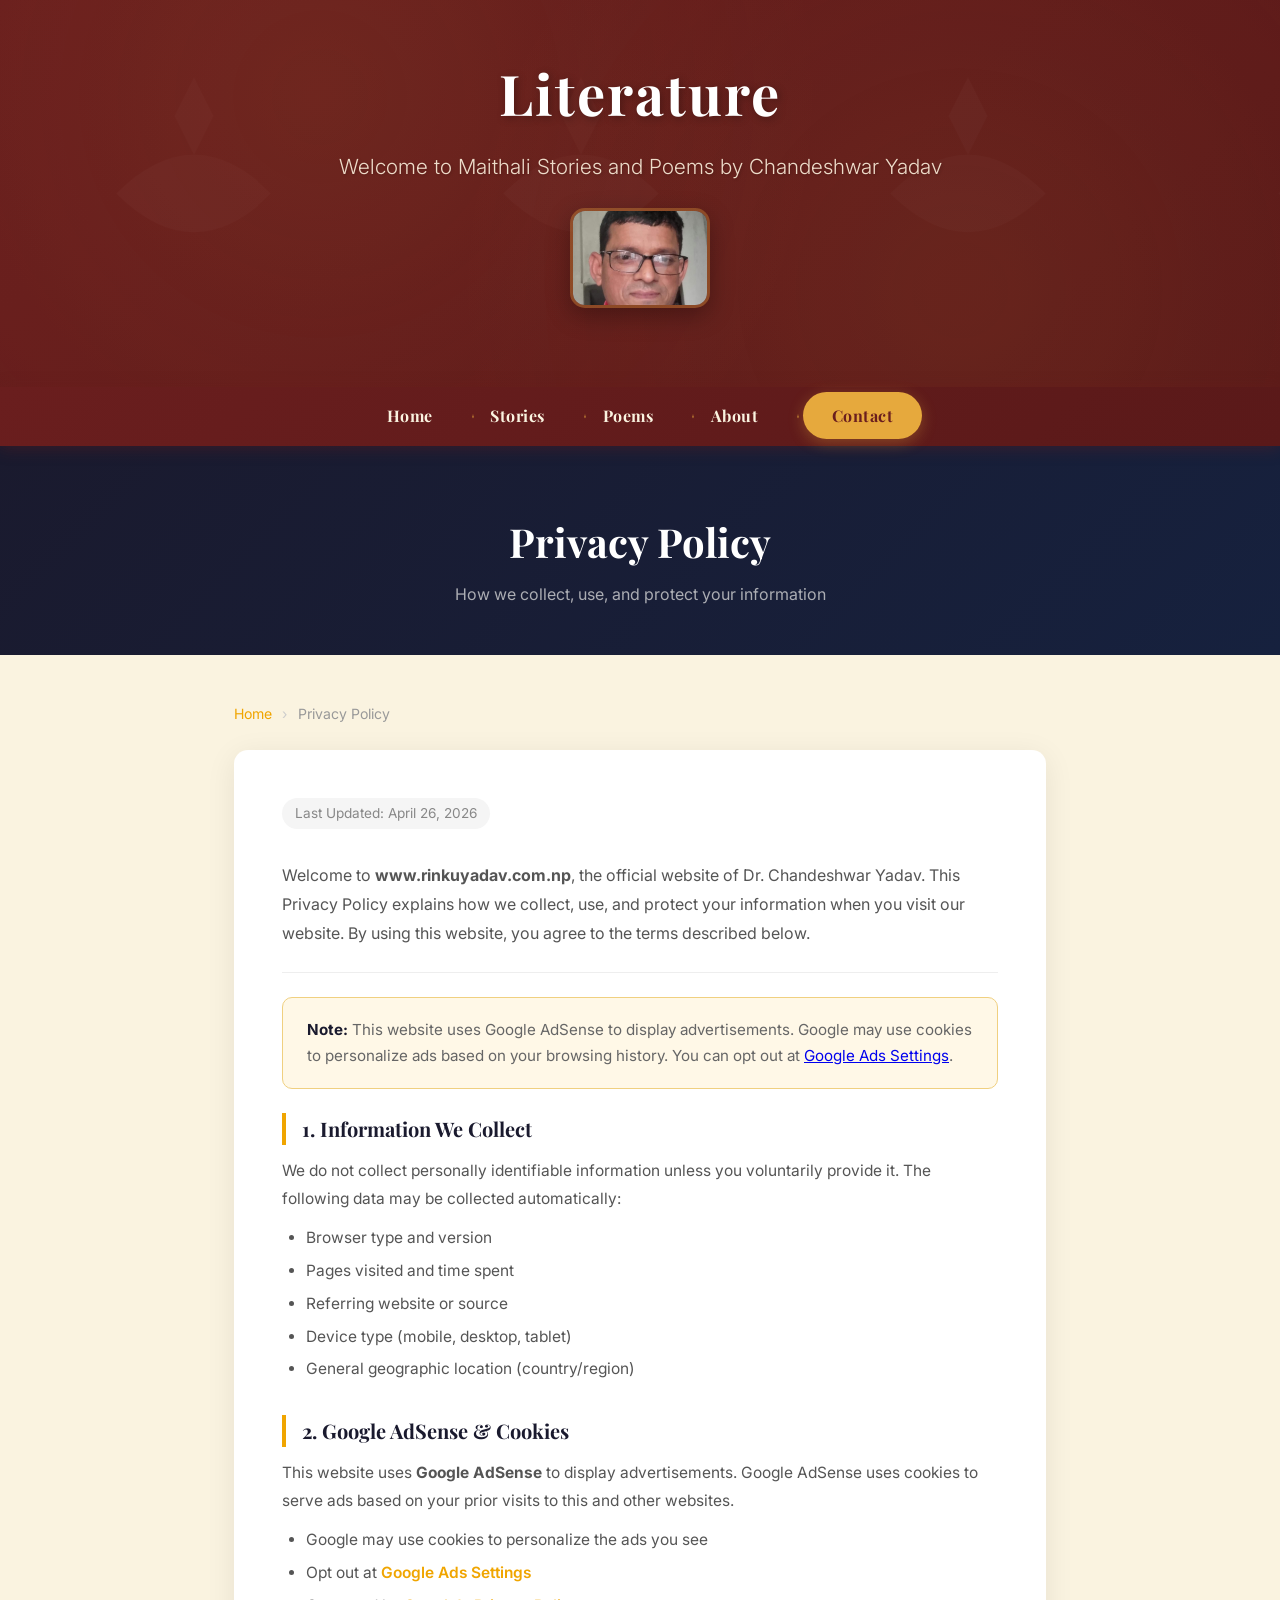
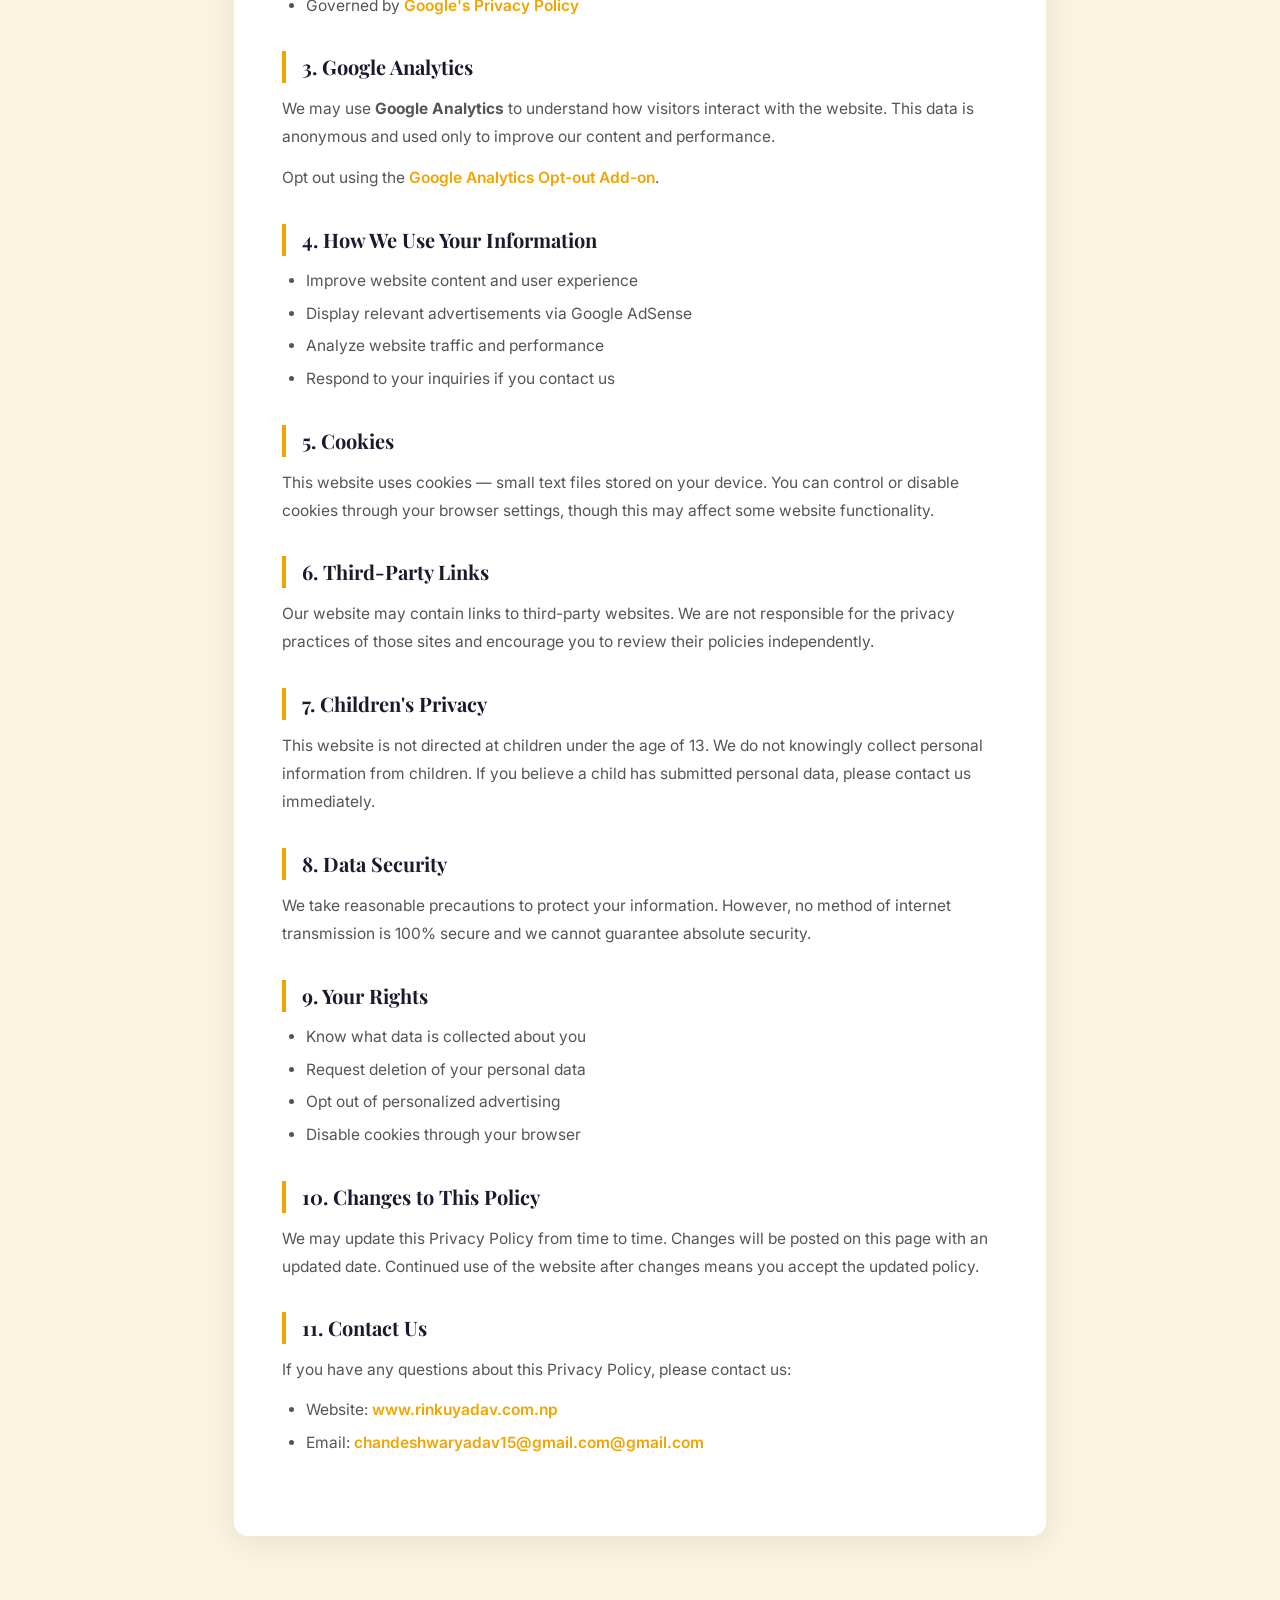
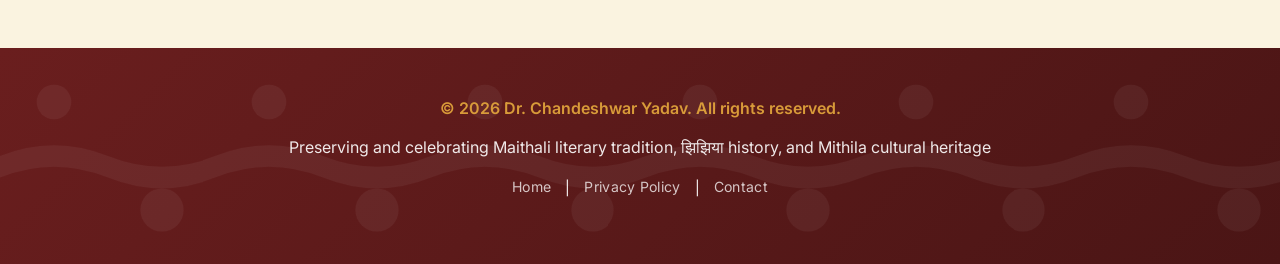
<file: privacy-policy.html>
<!DOCTYPE html>
<html lang="en">
<head>
    <meta charset="UTF-8">
    <meta name="viewport" content="width=device-width, initial-scale=1.0">
    <meta http-equiv="X-UA-Compatible" content="IE=edge">

    <!-- Google AdSense -->
    <script async src="https://pagead2.googlesyndication.com/pagead/js/adsbygoogle.js?client=ca-pub-8076382604735884"
     crossorigin="anonymous"></script>

    <title>Privacy Policy | Chandeshwar Yadav | Maithili Literature</title>
    <meta name="description" content="Privacy Policy for rinkuyadav.com.np - Chandeshwar Yadav's Maithili Literature website.">
    <meta name="robots" content="index, follow">
    <link rel="canonical" href="https://www.rinkuyadav.com.np/privacy-policy.html">

    <!-- Same fonts as home page -->
    <link href="https://fonts.googleapis.com/css2?family=Playfair+Display:wght@400;600;700&family=Inter:wght@300;400;600&family=Noto+Sans+Devanagari:wght@400;600;700&display=swap" rel="stylesheet">

    <!-- Home page stylesheet — keeps all colors, header, nav, footer identical -->
    <link rel="stylesheet" href="styles.css">

    <style>
        .privacy-hero {
            background: linear-gradient(135deg, #1a1a2e 0%, #16213e 100%);
            color: #fff;
            padding: 4rem 1.5rem 3rem;
            text-align: center;
        }

        .privacy-hero h2 {
            font-family: 'Playfair Display', serif;
            font-size: 2.5rem;
            margin-bottom: 0.5rem;
            color: #fff;
        }

        .privacy-hero p {
            font-size: 1rem;
            opacity: 0.75;
            color: #ddd;
        }

        .privacy-container {
            max-width: 860px;
            margin: 3rem auto;
            padding: 0 1.5rem 4rem;
        }

        .breadcrumb {
            font-size: 0.88rem;
            color: #999;
            margin-bottom: 1.5rem;
        }

        .breadcrumb a {
            color: #f0a500;
            text-decoration: none;
        }

        .breadcrumb a:hover { text-decoration: underline; }

        .breadcrumb span {
            margin: 0 0.4rem;
            color: #ccc;
        }

        .policy-card {
            background: #ffffff;
            border-radius: 14px;
            padding: 3rem;
            box-shadow: 0 6px 30px rgba(0,0,0,0.08);
        }

        .last-updated {
            display: inline-block;
            font-size: 0.85rem;
            color: #888;
            margin-bottom: 2rem;
            background: #f5f5f5;
            padding: 0.3rem 0.8rem;
            border-radius: 20px;
        }

        .policy-intro {
            font-size: 1rem;
            color: #555;
            line-height: 1.8;
            margin-bottom: 1.5rem;
            padding-bottom: 1.5rem;
            border-bottom: 1px solid #eee;
        }

        .highlight-box {
            background: #fff8e7;
            border: 1px solid #f0d080;
            border-radius: 10px;
            padding: 1.2rem 1.5rem;
            margin: 1.5rem 0;
            font-size: 0.95rem;
            color: #666;
            line-height: 1.7;
        }

        .highlight-box strong { color: #1a1a2e; }

        .policy-section { margin-bottom: 2rem; }

        .policy-section h3 {
            font-family: 'Playfair Display', serif;
            font-size: 1.25rem;
            color: #1a1a2e;
            margin-bottom: 0.75rem;
            padding-left: 1rem;
            border-left: 4px solid #f0a500;
        }

        .policy-section p {
            font-size: 0.97rem;
            color: #555;
            line-height: 1.8;
            margin-bottom: 0.8rem;
        }

        .policy-section ul {
            margin: 0.5rem 0 0.8rem 1.5rem;
            color: #555;
            font-size: 0.97rem;
        }

        .policy-section ul li {
            margin-bottom: 0.4rem;
            line-height: 1.7;
        }

        .policy-section a {
            color: #f0a500;
            text-decoration: none;
            font-weight: 600;
        }

        .policy-section a:hover { text-decoration: underline; }

        @media (max-width: 600px) {
            .policy-card { padding: 1.5rem; }
            .privacy-hero h2 { font-size: 1.8rem; }
        }
    </style>
</head>
<body>

    <!-- Exact same header as index.html -->
    <header role="banner">
        <div class="container">
            <div class="header-content">
                <h1>Literature</h1>
                <p class="subtitle">Welcome to Maithali Stories and Poems by Chandeshwar Yadav</p>
                <div class="header-image">
                    <img src="author.jpg"
                         alt="Chandeshwar Yadav - Maithili Literature Writer"
                         width="120" height="80">
                </div>
            </div>
        </div>
    </header>

    <!-- Exact same nav as index.html — all links point back to index.html -->
    <nav role="navigation" aria-label="Main Navigation">
        <div class="container">
            <div class="nav-container">
                <ul class="nav-menu" id="navMenu">
                    <li><a href="/">Home</a></li>
                    <li><a href="stories.html">Stories</a></li>
                    <li><a href="poems.html">Poems</a></li>
                    <li><a href="/#about">About</a></li>
                    <li><a href="/#contact">Contact</a></li>
                </ul>
                <button class="mobile-menu-btn" id="mobileMenuBtn" aria-label="Open mobile menu" aria-expanded="false">☰</button>
            </div>
        </div>
    </nav>

    <!-- Page Hero -->
    <div class="privacy-hero">
        <h2>Privacy Policy</h2>
        <p>How we collect, use, and protect your information</p>
    </div>

    <main id="main" role="main">
        <div class="privacy-container">

            <!-- Breadcrumb -->
            <div class="breadcrumb">
                <a href="/">Home</a>
                <span>›</span>
                Privacy Policy
            </div>

            <div class="policy-card">
                <span class="last-updated">Last Updated: April 26, 2026</span>

                <p class="policy-intro">
                    Welcome to <strong>www.rinkuyadav.com.np</strong>, the official website of Dr. Chandeshwar Yadav.
                    This Privacy Policy explains how we collect, use, and protect your information when you visit our website.
                    By using this website, you agree to the terms described below.
                </p>

                <div class="highlight-box">
                    <strong>Note:</strong> This website uses Google AdSense to display advertisements.
                    Google may use cookies to personalize ads based on your browsing history.
                    You can opt out at <a href="https://www.google.com/settings/ads" target="_blank" rel="noopener">Google Ads Settings</a>.
                </div>

                <div class="policy-section">
                    <h3>1. Information We Collect</h3>
                    <p>We do not collect personally identifiable information unless you voluntarily provide it. The following data may be collected automatically:</p>
                    <ul>
                        <li>Browser type and version</li>
                        <li>Pages visited and time spent</li>
                        <li>Referring website or source</li>
                        <li>Device type (mobile, desktop, tablet)</li>
                        <li>General geographic location (country/region)</li>
                    </ul>
                </div>

                <div class="policy-section">
                    <h3>2. Google AdSense &amp; Cookies</h3>
                    <p>This website uses <strong>Google AdSense</strong> to display advertisements. Google AdSense uses cookies to serve ads based on your prior visits to this and other websites.</p>
                    <ul>
                        <li>Google may use cookies to personalize the ads you see</li>
                        <li>Opt out at <a href="https://www.google.com/settings/ads" target="_blank" rel="noopener">Google Ads Settings</a></li>
                        <li>Governed by <a href="https://policies.google.com/privacy" target="_blank" rel="noopener">Google's Privacy Policy</a></li>
                    </ul>
                </div>

                <div class="policy-section">
                    <h3>3. Google Analytics</h3>
                    <p>We may use <strong>Google Analytics</strong> to understand how visitors interact with the website. This data is anonymous and used only to improve our content and performance.</p>
                    <p>Opt out using the <a href="https://tools.google.com/dlpage/gaoptout" target="_blank" rel="noopener">Google Analytics Opt-out Add-on</a>.</p>
                </div>

                <div class="policy-section">
                    <h3>4. How We Use Your Information</h3>
                    <ul>
                        <li>Improve website content and user experience</li>
                        <li>Display relevant advertisements via Google AdSense</li>
                        <li>Analyze website traffic and performance</li>
                        <li>Respond to your inquiries if you contact us</li>
                    </ul>
                </div>

                <div class="policy-section">
                    <h3>5. Cookies</h3>
                    <p>This website uses cookies — small text files stored on your device. You can control or disable cookies through your browser settings, though this may affect some website functionality.</p>
                </div>

                <div class="policy-section">
                    <h3>6. Third-Party Links</h3>
                    <p>Our website may contain links to third-party websites. We are not responsible for the privacy practices of those sites and encourage you to review their policies independently.</p>
                </div>

                <div class="policy-section">
                    <h3>7. Children's Privacy</h3>
                    <p>This website is not directed at children under the age of 13. We do not knowingly collect personal information from children. If you believe a child has submitted personal data, please contact us immediately.</p>
                </div>

                <div class="policy-section">
                    <h3>8. Data Security</h3>
                    <p>We take reasonable precautions to protect your information. However, no method of internet transmission is 100% secure and we cannot guarantee absolute security.</p>
                </div>

                <div class="policy-section">
                    <h3>9. Your Rights</h3>
                    <ul>
                        <li>Know what data is collected about you</li>
                        <li>Request deletion of your personal data</li>
                        <li>Opt out of personalized advertising</li>
                        <li>Disable cookies through your browser</li>
                    </ul>
                </div>

                <div class="policy-section">
                    <h3>10. Changes to This Policy</h3>
                    <p>We may update this Privacy Policy from time to time. Changes will be posted on this page with an updated date. Continued use of the website after changes means you accept the updated policy.</p>
                </div>

                <div class="policy-section">
                    <h3>11. Contact Us</h3>
                    <p>If you have any questions about this Privacy Policy, please contact us:</p>
                    <ul>
                        <li>Website: <a href="https://www.rinkuyadav.com.np">www.rinkuyadav.com.np</a></li>
                        <!-- Replace with your real email -->
                        <li>Email: <a href="mailto:chandeshwaryadav15@gmail.com@gmail.com">chandeshwaryadav15@gmail.com@gmail.com</a></li>
                    </ul>
                </div>

            </div>
        </div>
    </main>

    <!-- Exact same footer as index.html -->
    <footer role="contentinfo">
        <div class="container">
            <p>&copy; 2026 Dr. Chandeshwar Yadav. All rights reserved.</p>
            <p>Preserving and celebrating Maithali literary tradition, झिझिया history, and Mithila cultural heritage</p>
            <p style="margin-top: 0.8rem;">
                <a href="/">Home</a> &nbsp;|&nbsp;
                <a href="privacy-policy.html">Privacy Policy</a> &nbsp;|&nbsp;
                <a href="/#contact">Contact</a>
            </p>
        </div>
    </footer>

    <script>
        document.addEventListener('DOMContentLoaded', function () {
            const mobileMenuBtn = document.getElementById('mobileMenuBtn');
            const navMenu = document.getElementById('navMenu');

            if (mobileMenuBtn && navMenu) {
                mobileMenuBtn.addEventListener('click', function (e) {
                    e.preventDefault();
                    navMenu.classList.toggle('active');
                    mobileMenuBtn.innerHTML = navMenu.classList.contains('active') ? '✕' : '☰';
                });

                document.addEventListener('click', function (e) {
                    if (!navMenu.contains(e.target) && !mobileMenuBtn.contains(e.target)) {
                        navMenu.classList.remove('active');
                        mobileMenuBtn.innerHTML = '☰';
                    }
                });
            }
        });
    </script>

</body>
</html>
</file>
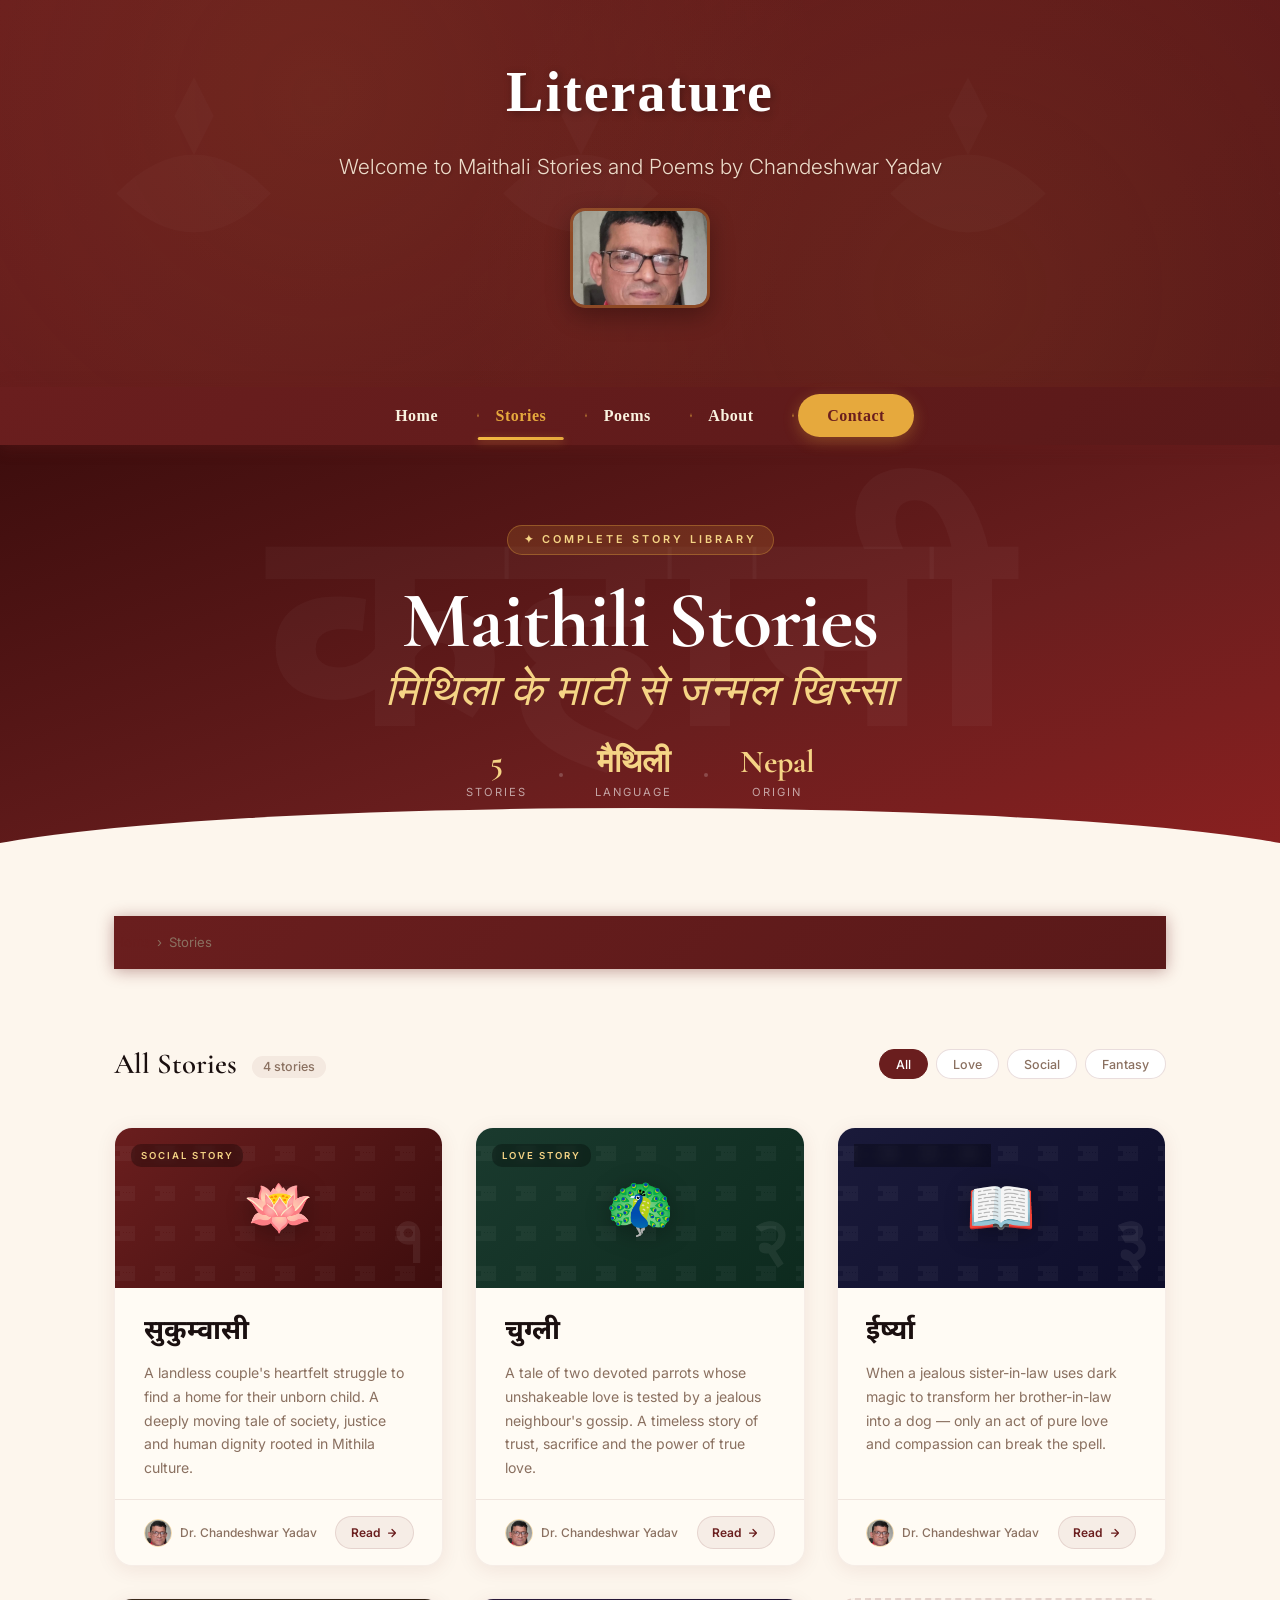
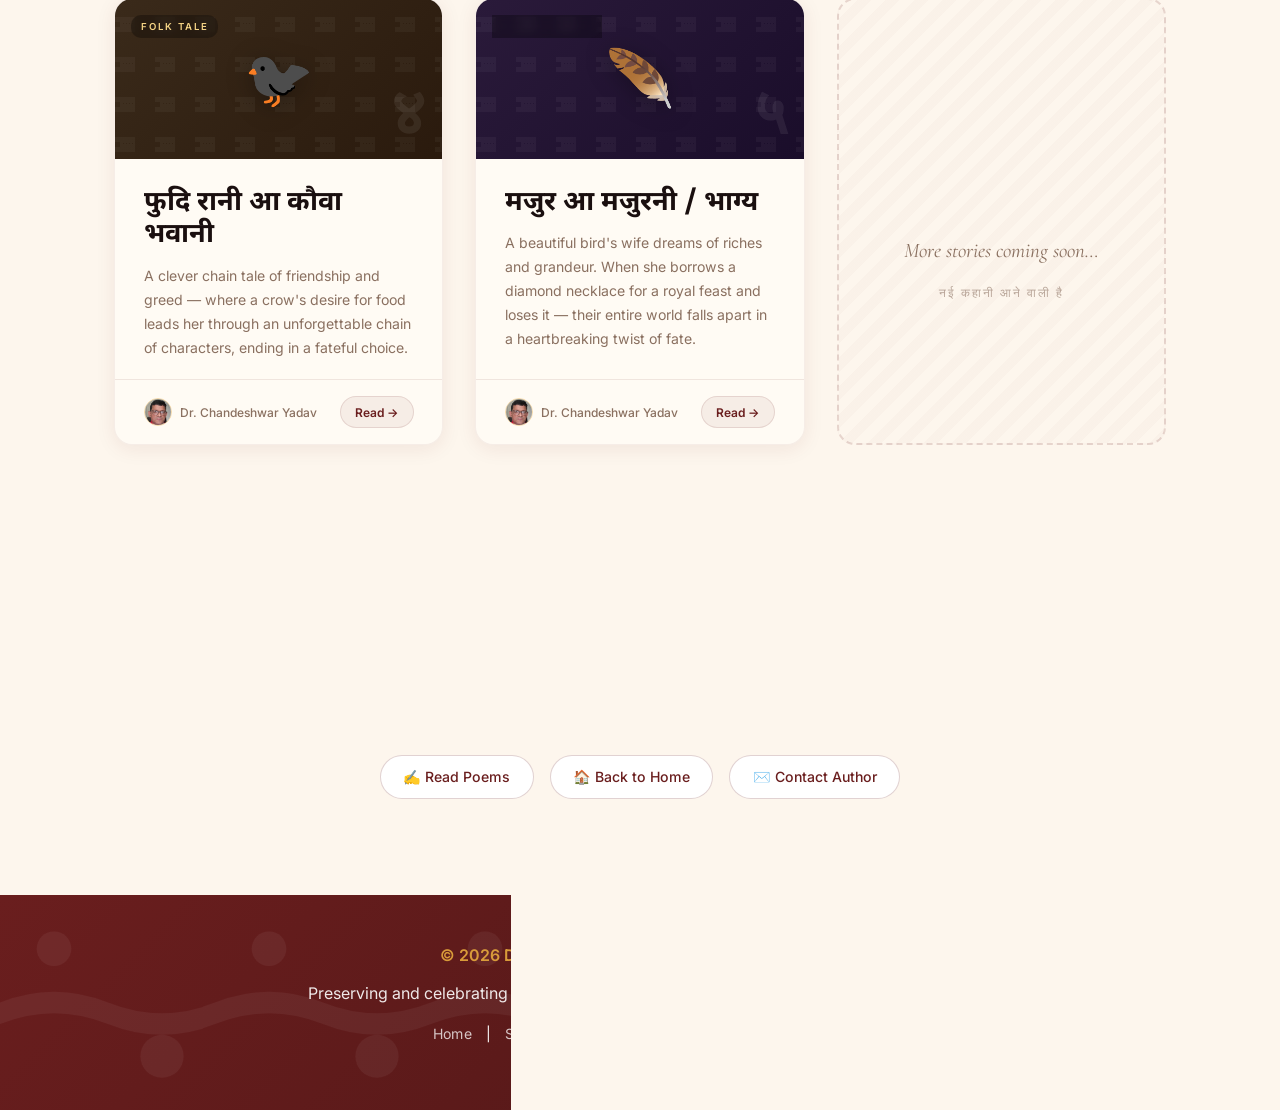
<file: stories.html>
<!DOCTYPE html>
<html lang="hi" itemscope itemtype="http://schema.org/CollectionPage">
<head>
    <meta charset="UTF-8">
    <meta name="viewport" content="width=device-width, initial-scale=1.0">
    <meta http-equiv="X-UA-Compatible" content="IE=edge">

    <!-- Google AdSense -->
    <script async src="https://pagead2.googlesyndication.com/pagead/js/adsbygoogle.js?client=ca-pub-8076382604735884" crossorigin="anonymous"></script>

    <!-- ======= PRIMARY SEO ======= -->
    <title>Maithili Stories | Dr. Chandeshwar Yadav | मैथिली कहानी संग्रह</title>
    <meta name="title" content="Maithili Stories by Dr. Chandeshwar Yadav | मैथिली कहानी | Janakpurdham Nepal">
    <meta name="description" content="Read all Maithili stories by Dr. Chandeshwar Yadav — सुकुम्वासी, चुग्ली, ईर्ष्या and more. Authentic Maithili literature from Janakpurdham, Nepal. मैथिली कहानी संग्रह।">
    <meta name="keywords" content="Maithili stories, मैथिली कहानी, Chandeshwar Yadav stories, सुकुम्वासी, चुग्ली, ईर्ष्या, Maithili literature Nepal, Mithila stories, Maithali Kahani, मैथिली साहित्य, Janakpurdham writer, Nepal Maithili writer, traditional Maithili tales, Mithila culture stories">
    <meta name="author" content="Dr. Chandeshwar Yadav">
    <meta name="robots" content="index, follow, max-image-preview:large, max-snippet:-1, max-video-preview:-1">
    <meta name="googlebot" content="index, follow">
    <meta name="revisit-after" content="7 days">
    <meta name="language" content="Hindi">
    <meta name="geo.region" content="NP-P2">
    <meta name="geo.country" content="Nepal">
    <meta name="geo.placename" content="Janakpurdham, Madhesh, Nepal">

    <!-- Open Graph -->
    <meta property="og:type" content="website">
    <meta property="og:site_name" content="Chandeshwar Yadav">
    <meta property="og:title" content="Maithili Stories by Dr. Chandeshwar Yadav | मैथिली कहानी संग्रह">
    <meta property="og:description" content="Read all Maithili stories — सुकुम्वासी, चुग्ली, ईर्ष्या by Dr. Chandeshwar Yadav from Janakpurdham, Nepal.">
    <meta property="og:image" content="https://www.rinkuyadav.com.np/author.jpg">
    <meta property="og:image:alt" content="Dr. Chandeshwar Yadav — Maithili Story Writer">
    <meta property="og:url" content="https://www.rinkuyadav.com.np/stories.html">
    <meta property="og:locale" content="hi_IN">

    <!-- Twitter -->
    <meta name="twitter:card" content="summary_large_image">
    <meta name="twitter:title" content="Maithili Stories by Dr. Chandeshwar Yadav">
    <meta name="twitter:description" content="Read Maithili stories सुकुम्वासी, चुग्ली, ईर्ष्या by Dr. Chandeshwar Yadav from Nepal.">
    <meta name="twitter:image" content="https://www.rinkuyadav.com.np/author.jpg">

    <link rel="canonical" href="https://www.rinkuyadav.com.np/stories.html">
    <link rel="alternate" hreflang="hi" href="https://www.rinkuyadav.com.np/stories.html">
    <link rel="alternate" hreflang="x-default" href="https://www.rinkuyadav.com.np/stories.html">
    <link rel="icon" type="image/jpeg" href="author.jpg">
    <link rel="apple-touch-icon" href="author.jpg">

    <!-- Preload -->
    <link rel="preload" href="styles.css" as="style">
    <link rel="preconnect" href="https://fonts.googleapis.com">
    <link rel="preconnect" href="https://fonts.gstatic.com" crossorigin>

    <!-- JSON-LD Schemas -->
    <script type="application/ld+json">
    {
        "@context": "https://schema.org",
        "@type": "CollectionPage",
        "name": "Maithili Stories by Dr. Chandeshwar Yadav",
        "description": "Complete collection of Maithili stories by Dr. Chandeshwar Yadav from Janakpurdham, Nepal.",
        "url": "https://www.rinkuyadav.com.np/stories.html",
        "author": {
            "@type": "Person",
            "name": "Dr. Chandeshwar Yadav",
            "url": "https://www.rinkuyadav.com.np",
            "image": "https://www.rinkuyadav.com.np/author.jpg",
            "nationality": { "@type": "Country", "name": "Nepal" }
        },
        "inLanguage": ["mai", "hi"],
        "hasPart": [
            {
                "@type": "CreativeWork",
                "name": "सुकुम्वासी",
                "url": "https://www.rinkuyadav.com.np/sukumvasi.html",
                "inLanguage": "mai",
                "genre": "Short Story",
                "description": "A Maithili story about human struggle and emotions in traditional Mithila culture."
            },
            {
                "@type": "CreativeWork",
                "name": "चुग्ली",
                "url": "https://www.rinkuyadav.com.np/chugli.html",
                "inLanguage": "mai",
                "genre": "Short Story",
                "description": "A Maithili story about love, trust and social gossip."
            },
            {
                "@type": "CreativeWork",
                "name": "ईर्ष्या",
                "url": "https://www.rinkuyadav.com.np/irshya.html",
                "inLanguage": "mai",
                "genre": "Short Story",
                "description": "A Maithili story about jealousy, magic and justice."
            }
        ]
    }
    </script>

    <script type="application/ld+json">
    {
        "@context": "https://schema.org",
        "@type": "BreadcrumbList",
        "itemListElement": [
            { "@type": "ListItem", "position": 1, "name": "Home", "item": "https://www.rinkuyadav.com.np" },
            { "@type": "ListItem", "position": 2, "name": "Stories", "item": "https://www.rinkuyadav.com.np/stories.html" }
        ]
    }
    </script>

    <!-- Fonts -->
    <link href="https://fonts.googleapis.com/css2?family=Cormorant+Garamond:ital,wght@0,400;0,600;0,700;1,400;1,600&family=Inter:wght@300;400;500;600&family=Noto+Sans+Devanagari:wght@400;600;700&display=swap" rel="stylesheet">
    <link rel="stylesheet" href="styles.css">

    <style>
        :root {
            --crimson: #6A1E1E;
            --gold: #E6A93D;
            --gold-light: #f5d485;
            --parchment: #fdf6ed;
            --cream: #fffbf4;
            --ink: #1a0f0f;
            --muted: #8a7060;
            --line: rgba(106,30,30,0.1);
        }

        body { background: var(--parchment); }

        /* ===== HERO ===== */
        .stories-hero {
            background: linear-gradient(160deg, #3d0d0d 0%, var(--crimson) 60%, #8b2020 100%);
            padding: 5rem 1.5rem 4rem;
            text-align: center;
            position: relative;
            overflow: hidden;
        }

        .stories-hero::before {
            content: 'कहानी';
            position: absolute;
            top: 50%; left: 50%;
            transform: translate(-50%, -50%);
            font-family: 'Noto Sans Devanagari', serif;
            font-size: 18rem;
            font-weight: 700;
            color: rgba(255,255,255,0.03);
            white-space: nowrap;
            pointer-events: none;
            line-height: 1;
        }

        .stories-hero::after {
            content: '';
            position: absolute;
            bottom: 0; left: 0; right: 0;
            height: 60px;
            background: var(--parchment);
            clip-path: ellipse(55% 100% at 50% 100%);
        }

        .hero-inner { position: relative; z-index: 2; }

        .hero-badge {
            display: inline-flex;
            align-items: center;
            gap: 0.5rem;
            background: rgba(230,169,61,0.15);
            border: 1px solid rgba(230,169,61,0.35);
            color: var(--gold-light);
            font-family: 'Inter', sans-serif;
            font-size: 0.68rem;
            font-weight: 600;
            letter-spacing: 3px;
            text-transform: uppercase;
            padding: 0.35rem 1rem;
            border-radius: 30px;
            margin-bottom: 1.5rem;
            animation: fadeSlideUp 0.5s ease both;
            animation-delay: 0.1s;
        }

        .stories-hero h2 {
            font-family: 'Cormorant Garamond', serif;
            font-size: clamp(2.5rem, 8vw, 5rem);
            font-weight: 700;
            color: #fff;
            line-height: 1.05;
            margin-bottom: 1rem;
            letter-spacing: -1px;
            animation: fadeSlideUp 0.5s ease both;
            animation-delay: 0.2s;
        }

        .stories-hero h2 span {
            display: block;
            font-style: italic;
            font-weight: 400;
            color: var(--gold-light);
            font-size: 0.55em;
            letter-spacing: 1px;
            margin-top: 0.3rem;
        }

        .hero-stats {
            display: flex;
            align-items: center;
            justify-content: center;
            gap: 2rem;
            margin-top: 2rem;
            animation: fadeSlideUp 0.5s ease both;
            animation-delay: 0.35s;
        }

        .hero-stat {
            text-align: center;
            color: rgba(255,255,255,0.85);
        }

        .hero-stat strong {
            display: block;
            font-family: 'Cormorant Garamond', serif;
            font-size: 2rem;
            font-weight: 700;
            color: var(--gold-light);
            line-height: 1;
        }

        .hero-stat small {
            font-family: 'Inter', sans-serif;
            font-size: 0.7rem;
            letter-spacing: 2px;
            text-transform: uppercase;
            opacity: 0.7;
        }

        .hero-divider-dot {
            width: 4px; height: 4px;
            background: rgba(255,255,255,0.2);
            border-radius: 50%;
        }

        @keyframes fadeSlideUp {
            from { opacity: 0; transform: translateY(24px); }
            to   { opacity: 1; transform: translateY(0); }
        }

        /* ===== PAGE LAYOUT ===== */
        .stories-page {
            max-width: 1100px;
            margin: 0 auto;
            padding: 3rem 1.5rem 6rem;
        }

        /* Breadcrumb */
        .breadcrumb {
            display: flex;
            align-items: center;
            gap: 0.4rem;
            font-family: 'Inter', sans-serif;
            font-size: 0.82rem;
            color: var(--muted);
            margin-bottom: 2.5rem;
        }
        .breadcrumb a { color: var(--crimson); text-decoration: none; }
        .breadcrumb a:hover { text-decoration: underline; }

        /* Ad slot */
        .ad-slot { text-align: center; margin: 2rem 0; overflow: hidden; }
        .adsbygoogle:not([data-ad-status]) { display: none !important; }

        /* ===== FILTER BAR ===== */
        .filter-bar {
            display: flex;
            align-items: center;
            justify-content: space-between;
            margin-bottom: 2.5rem;
            flex-wrap: wrap;
            gap: 1rem;
        }

        .filter-label {
            font-family: 'Cormorant Garamond', serif;
            font-size: 1.8rem;
            font-weight: 600;
            color: var(--ink);
        }

        .filter-label span {
            font-family: 'Inter', sans-serif;
            font-size: 0.78rem;
            font-weight: 500;
            color: var(--muted);
            background: rgba(106,30,30,0.06);
            padding: 0.2rem 0.7rem;
            border-radius: 20px;
            margin-left: 0.5rem;
            vertical-align: middle;
        }

        .filter-tabs {
            display: flex;
            gap: 0.5rem;
            flex-wrap: wrap;
        }

        .filter-tab {
            font-family: 'Inter', sans-serif;
            font-size: 0.78rem;
            font-weight: 500;
            padding: 0.4rem 1rem;
            border-radius: 20px;
            border: 1.5px solid rgba(106,30,30,0.15);
            background: #fff;
            color: var(--muted);
            cursor: pointer;
            transition: all 0.2s;
        }

        .filter-tab:hover,
        .filter-tab.active {
            background: var(--crimson);
            color: #fff;
            border-color: var(--crimson);
        }

        /* ===== STORIES GRID ===== */
        .stories-library {
            display: grid;
            grid-template-columns: repeat(auto-fill, minmax(320px, 1fr));
            gap: 2rem;
            margin-bottom: 3rem;
        }

        /* ===== STORY CARD ===== */
        .story-lib-card {
            background: var(--cream);
            border-radius: 18px;
            overflow: hidden;
            box-shadow: 0 4px 20px rgba(106,30,30,0.08);
            transition: transform 0.3s ease, box-shadow 0.3s ease;
            text-decoration: none;
            display: flex;
            flex-direction: column;
            position: relative;
            border: 1.5px solid rgba(106,30,30,0.06);
            animation: fadeSlideUp 0.5s ease both;
        }

        .story-lib-card:nth-child(1) { animation-delay: 0.1s; }
        .story-lib-card:nth-child(2) { animation-delay: 0.2s; }
        .story-lib-card:nth-child(3) { animation-delay: 0.3s; }
        .story-lib-card:nth-child(4) { animation-delay: 0.4s; }
        .story-lib-card:nth-child(5) { animation-delay: 0.5s; }

        .story-lib-card:hover {
            transform: translateY(-6px);
            box-shadow: 0 16px 40px rgba(106,30,30,0.14);
        }

        /* Card banner */
        .card-banner {
            height: 160px;
            position: relative;
            overflow: hidden;
            display: flex;
            align-items: center;
            justify-content: center;
        }

        .card-banner-bg {
            position: absolute;
            inset: 0;
            background: linear-gradient(135deg, var(--crimson), #3d0d0d);
        }

        /* Different color per card */
        .story-lib-card:nth-child(1) .card-banner-bg { background: linear-gradient(135deg, #6A1E1E, #3d0d0d); }
        .story-lib-card:nth-child(2) .card-banner-bg { background: linear-gradient(135deg, #1a3a2e, #0d2a1e); }
        .story-lib-card:nth-child(3) .card-banner-bg { background: linear-gradient(135deg, #1a1a3a, #0d0d2a); }
        .story-lib-card:nth-child(4) .card-banner-bg { background: linear-gradient(135deg, #3a2a1a, #2a1a0d); }
        .story-lib-card:nth-child(5) .card-banner-bg { background: linear-gradient(135deg, #2a1a3a, #1a0d2a); }
        .story-lib-card:nth-child(6) .card-banner-bg { background: linear-gradient(135deg, #1a3a3a, #0d2a2a); }

        /* Decorative pattern on banner */
        .card-banner-bg::after {
            content: '';
            position: absolute;
            inset: 0;
            background: url("data:image/svg+xml,%3Csvg width='40' height='40' viewBox='0 0 40 40' xmlns='http://www.w3.org/2000/svg'%3E%3Cg fill='%23ffffff' fill-opacity='0.04'%3E%3Cpath d='M20 20.5V18H0v5h5v5H0v5h20v-9.5zm-2 4.5h-1v-1h1v1zm-3 0h-1v-1h1v1zm-3 0h-1v-1h1v1zm-3 0h-1v-1h1v1z'/%3E%3C/g%3E%3C/svg%3E");
            pointer-events: none;
        }

        .card-emoji {
            font-size: 3.5rem;
            position: relative;
            z-index: 2;
            filter: drop-shadow(0 4px 12px rgba(0,0,0,0.3));
            transition: transform 0.3s ease;
        }

        .story-lib-card:hover .card-emoji { transform: scale(1.12) rotate(-3deg); }

        /* Card number */
        .card-num {
            position: absolute;
            bottom: 0.8rem;
            right: 1rem;
            font-family: 'Cormorant Garamond', serif;
            font-size: 4rem;
            font-weight: 700;
            color: rgba(255,255,255,0.07);
            line-height: 1;
            pointer-events: none;
            z-index: 1;
        }

        /* Card genre tag */
        .card-genre {
            position: absolute;
            top: 1rem;
            left: 1rem;
            font-family: 'Inter', sans-serif;
            font-size: 0.6rem;
            font-weight: 600;
            letter-spacing: 2px;
            text-transform: uppercase;
            color: var(--gold-light);
            background: rgba(0,0,0,0.3);
            backdrop-filter: blur(4px);
            padding: 0.25rem 0.6rem;
            border-radius: 10px;
            z-index: 3;
        }

        /* Card body */
        .card-body {
            padding: 1.8rem 1.8rem 1.2rem;
            flex: 1;
            display: flex;
            flex-direction: column;
        }

        .card-title {
            font-family: 'Noto Sans Devanagari', serif;
            font-size: 1.7rem;
            font-weight: 700;
            color: var(--ink);
            margin-bottom: 0.7rem;
            line-height: 1.2;
        }

        .card-excerpt {
            font-family: 'Inter', sans-serif;
            font-size: 0.88rem;
            color: var(--muted);
            line-height: 1.7;
            flex: 1;
        }

        /* Card meta row */
        .card-meta {
            display: flex;
            align-items: center;
            justify-content: space-between;
            padding: 1rem 1.8rem;
            border-top: 1px solid var(--line);
            margin-top: auto;
        }

        .card-author {
            display: flex;
            align-items: center;
            gap: 0.5rem;
        }

        .card-author img {
            width: 28px; height: 28px;
            border-radius: 50%;
            object-fit: cover;
            border: 1.5px solid rgba(230,169,61,0.4);
        }

        .card-author-name {
            font-family: 'Inter', sans-serif;
            font-size: 0.75rem;
            color: var(--muted);
            font-weight: 500;
        }

        .card-read-btn {
            display: inline-flex;
            align-items: center;
            gap: 0.4rem;
            font-family: 'Inter', sans-serif;
            font-size: 0.75rem;
            font-weight: 600;
            color: var(--crimson);
            background: rgba(106,30,30,0.06);
            padding: 0.35rem 0.9rem;
            border-radius: 20px;
            text-decoration: none;
            transition: all 0.2s;
            border: 1px solid rgba(106,30,30,0.12);
        }

        .story-lib-card:hover .card-read-btn {
            background: var(--crimson);
            color: #fff;
            border-color: var(--crimson);
        }

        .card-read-btn svg {
            width: 12px; height: 12px;
            transition: transform 0.2s;
        }

        .story-lib-card:hover .card-read-btn svg { transform: translateX(3px); }

        /* ===== COMING SOON CARD ===== */
        .story-coming-soon {
            background: repeating-linear-gradient(
                -45deg,
                rgba(106,30,30,0.02),
                rgba(106,30,30,0.02) 10px,
                transparent 10px,
                transparent 20px
            );
            border: 2px dashed rgba(106,30,30,0.15);
            border-radius: 18px;
            display: flex;
            flex-direction: column;
            align-items: center;
            justify-content: center;
            text-align: center;
            padding: 3rem 2rem;
            min-height: 320px;
            gap: 1rem;
        }

        .coming-soon-icon {
            font-size: 3rem;
            opacity: 0.4;
        }

        .coming-soon-text {
            font-family: 'Cormorant Garamond', serif;
            font-size: 1.3rem;
            font-style: italic;
            color: var(--muted);
        }

        .coming-soon-sub {
            font-family: 'Inter', sans-serif;
            font-size: 0.75rem;
            color: rgba(138,112,96,0.6);
            letter-spacing: 2px;
            text-transform: uppercase;
        }

        /* ===== AUTHOR STRIP ===== */
        .author-strip {
            background: var(--crimson);
            border-radius: 18px;
            padding: 2.5rem;
            display: flex;
            align-items: center;
            gap: 2rem;
            margin: 3rem 0;
            position: relative;
            overflow: hidden;
        }

        .author-strip::before {
            content: '';
            position: absolute; inset: 0;
            background: radial-gradient(ellipse at 80% 50%, rgba(230,169,61,0.12), transparent 70%);
            pointer-events: none;
        }

        .author-strip img {
            width: 80px; height: 80px;
            border-radius: 50%;
            border: 3px solid var(--gold);
            object-fit: cover;
            flex-shrink: 0;
            position: relative;
            z-index: 1;
        }

        .author-strip-text { position: relative; z-index: 1; }

        .author-strip-text h4 {
            font-family: 'Cormorant Garamond', serif;
            font-size: 1.4rem;
            font-weight: 600;
            color: #fff;
            margin-bottom: 0.4rem;
        }

        .author-strip-text p {
            font-family: 'Inter', sans-serif;
            font-size: 0.85rem;
            color: rgba(255,255,255,0.7);
            line-height: 1.6;
        }

        /* ===== BACK NAV ===== */
        .back-nav {
            display: flex;
            gap: 1rem;
            justify-content: center;
            flex-wrap: wrap;
        }

        .back-nav a {
            display: inline-flex;
            align-items: center;
            gap: 0.5rem;
            font-family: 'Inter', sans-serif;
            font-size: 0.88rem;
            font-weight: 500;
            color: var(--crimson);
            text-decoration: none;
            border: 1.5px solid rgba(106,30,30,0.2);
            padding: 0.6rem 1.4rem;
            border-radius: 30px;
            background: #fff;
            transition: all 0.25s ease;
        }

        .back-nav a:hover {
            background: var(--crimson);
            color: #fff;
            border-color: var(--crimson);
            transform: translateY(-2px);
        }

        /* ===== RESPONSIVE ===== */
        @media (max-width: 640px) {
            .stories-hero::before { font-size: 8rem; }
            .stories-hero { padding: 3.5rem 1rem 4rem; }
            .stories-library { grid-template-columns: 1fr; }
            .filter-bar { flex-direction: column; align-items: flex-start; }
            .author-strip { flex-direction: column; text-align: center; padding: 2rem 1.5rem; }
            .hero-stats { gap: 1rem; }
        }
    </style>
</head>
<body>

    <!-- Header -->
    <header role="banner">
        <div class="container">
            <div class="header-content">
                <h1>Literature</h1>
                <p class="subtitle">Welcome to Maithali Stories and Poems by Chandeshwar Yadav</p>
                <div class="header-image">
                    <img src="author.jpg" alt="Dr. Chandeshwar Yadav" title="Dr. Chandeshwar Yadav" width="120" height="120">
                </div>
            </div>
        </div>
    </header>

    <!-- Nav -->
    <nav role="navigation" aria-label="Main Navigation">
        <div class="container">
            <div class="nav-container">
                <ul class="nav-menu" id="navMenu">
                    <li><a href="/">Home</a></li>
                    <li><a href="stories.html" class="active">Stories</a></li>
                    <li><a href="poems.html">Poems</a></li>
                    <li><a href="/#about">About</a></li>
                    <li><a href="/#contact">Contact</a></li>
                </ul>
                <button class="mobile-menu-btn" id="mobileMenuBtn" aria-label="Open mobile menu" aria-expanded="false">☰</button>
            </div>
        </div>
    </nav>

    <!-- Hero -->
    <div class="stories-hero" role="banner">
        <div class="hero-inner">
            <div class="hero-badge">✦ Complete Story Library</div>
            <h2>
                Maithili Stories
                <span>मिथिला के माटी से जन्मल खिस्सा</span>
            </h2>
            <div class="hero-stats">
                <div class="hero-stat">
                    <strong id="storyCount">5</strong>
                    <small>Stories</small>
                </div>
                <div class="hero-divider-dot"></div>
                <div class="hero-stat">
                    <strong>मैथिली</strong>
                    <small>Language</small>
                </div>
                <div class="hero-divider-dot"></div>
                <div class="hero-stat">
                    <strong>Nepal</strong>
                    <small>Origin</small>
                </div>
            </div>
        </div>
    </div>

    <main id="main" role="main">
        <div class="stories-page">

            <!-- Breadcrumb -->
            <nav class="breadcrumb" aria-label="Breadcrumb">
                <a href="/">Home</a>
                <span>›</span>
                <span>Stories</span>
            </nav>

            <!-- Ad -->
            <div class="ad-slot">
                <ins class="adsbygoogle" style="display:block"
                     data-ad-client="ca-pub-8076382604735884"
                     data-ad-format="auto" data-full-width-responsive="true"></ins>
                <script>(adsbygoogle = window.adsbygoogle || []).push({});</script>
            </div>

            <!-- Filter Bar -->
            <div class="filter-bar">
                <div class="filter-label">
                    All Stories
                    <span id="countBadge">4 stories</span>
                </div>
                <div class="filter-tabs">
                    <button class="filter-tab active" onclick="filterStories('all', this)">All</button>
                    <button class="filter-tab" onclick="filterStories('love', this)">Love</button>
                    <button class="filter-tab" onclick="filterStories('social', this)">Social</button>
                    <button class="filter-tab" onclick="filterStories('fantasy', this)">Fantasy</button>
                </div>
            </div>

            <!-- ===== STORIES GRID ===== -->
            <div class="stories-library" id="storiesGrid">

                <!-- STORY 1: सुकुम्वासी -->
                <a href="sukumvasi.html" class="story-lib-card" data-tags="social struggle"
                   itemscope itemtype="http://schema.org/CreativeWork">
                    <meta itemprop="name" content="सुकुम्वासी">
                    <meta itemprop="author" content="Dr. Chandeshwar Yadav">
                    <meta itemprop="inLanguage" content="mai">
                    <meta itemprop="url" content="https://www.rinkuyadav.com.np/sukumvasi.html">
                    <div class="card-banner">
                        <div class="card-banner-bg"></div>
                        <span class="card-genre">Social Story</span>
                        <span class="card-emoji">🪷</span>
                        <span class="card-num">१</span>
                    </div>
                    <div class="card-body">
                        <h3 class="card-title" itemprop="headline">सुकुम्वासी</h3>
                        <p class="card-excerpt" itemprop="description">
                            A landless couple's heartfelt struggle to find a home for their unborn child. A deeply moving tale of society, justice and human dignity rooted in Mithila culture.
                        </p>
                    </div>
                    <div class="card-meta">
                        <div class="card-author">
                            <img src="author.jpg" alt="Dr. Chandeshwar Yadav">
                            <span class="card-author-name">Dr. Chandeshwar Yadav</span>
                        </div>
                        <span class="card-read-btn">
                            Read
                            <svg viewBox="0 0 24 24" fill="none" stroke="currentColor" stroke-width="2.5" stroke-linecap="round" stroke-linejoin="round"><path d="M5 12h14M12 5l7 7-7 7"/></svg>
                        </span>
                    </div>
                </a>

                <!-- STORY 2: चुग्ली -->
                <a href="chugli.html" class="story-lib-card" data-tags="love social"
                   itemscope itemtype="http://schema.org/CreativeWork">
                    <meta itemprop="name" content="चुग्ली">
                    <meta itemprop="author" content="Dr. Chandeshwar Yadav">
                    <meta itemprop="inLanguage" content="mai">
                    <meta itemprop="url" content="https://www.rinkuyadav.com.np/chugli.html">
                    <div class="card-banner">
                        <div class="card-banner-bg"></div>
                        <span class="card-genre">Love Story</span>
                        <span class="card-emoji">🦚</span>
                        <span class="card-num">२</span>
                    </div>
                    <div class="card-body">
                        <h3 class="card-title" itemprop="headline">चुग्ली</h3>
                        <p class="card-excerpt" itemprop="description">
                            A tale of two devoted parrots whose unshakeable love is tested by a jealous neighbour's gossip. A timeless story of trust, sacrifice and the power of true love.
                        </p>
                    </div>
                    <div class="card-meta">
                        <div class="card-author">
                            <img src="author.jpg" alt="Dr. Chandeshwar Yadav">
                            <span class="card-author-name">Dr. Chandeshwar Yadav</span>
                        </div>
                        <span class="card-read-btn">
                            Read
                            <svg viewBox="0 0 24 24" fill="none" stroke="currentColor" stroke-width="2.5" stroke-linecap="round" stroke-linejoin="round"><path d="M5 12h14M12 5l7 7-7 7"/></svg>
                        </span>
                    </div>
                </a>

                <!-- STORY 3: ईर्ष्या -->
                <a href="irshya.html" class="story-lib-card" data-tags="fantasy social"
                   itemscope itemtype="http://schema.org/CreativeWork">
                    <meta itemprop="name" content="ईर्ष्या">
                    <meta itemprop="author" content="Dr. Chandeshwar Yadav">
                    <meta itemprop="inLanguage" content="mai">
                    <meta itemprop="url" content="https://www.rinkuyadav.com.np/irshya.html">
                    <div class="card-banner">
                        <div class="card-banner-bg"></div>
                        <span class="card-genre">Fantasy · Social</span>
                        <span class="card-emoji">📖</span>
                        <span class="card-num">३</span>
                    </div>
                    <div class="card-body">
                        <h3 class="card-title" itemprop="headline">ईर्ष्या</h3>
                        <p class="card-excerpt" itemprop="description">
                            When a jealous sister-in-law uses dark magic to transform her brother-in-law into a dog — only an act of pure love and compassion can break the spell.
                        </p>
                    </div>
                    <div class="card-meta">
                        <div class="card-author">
                            <img src="author.jpg" alt="Dr. Chandeshwar Yadav">
                            <span class="card-author-name">Dr. Chandeshwar Yadav</span>
                        </div>
                        <span class="card-read-btn">
                            Read
                            <svg viewBox="0 0 24 24" fill="none" stroke="currentColor" stroke-width="2.5" stroke-linecap="round" stroke-linejoin="round"><path d="M5 12h14M12 5l7 7-7 7"/></svg>
                        </span>
                    </div>
                </a>

                <!-- STORY 4: फुदि रानी -->
                <a href="fudi-rani.html" class="story-lib-card" data-tags="social fantasy">
                    <div class="card-banner">
                        <div class="card-banner-bg"></div>
                        <span class="card-genre">Folk Tale</span>
                        <span class="card-emoji">🐦‍⬛</span>
                        <span class="card-num">४</span>
                    </div>
                    <div class="card-body">
                        <h3 class="card-title">फुदि रानी आ कौवा भवानी</h3>
                        <p class="card-excerpt">A clever chain tale of friendship and greed — where a crow's desire for food leads her through an unforgettable chain of characters, ending in a fateful choice.</p>
                    </div>
                    <div class="card-meta">
                        <div class="card-author">
                            <img src="author.jpg" alt="Dr. Chandeshwar Yadav">
                            <span class="card-author-name">Dr. Chandeshwar Yadav</span>
                        </div>
                        <span class="card-read-btn">Read →</span>
                    </div>
                </a>

                <!-- STORY 5: मजुर आ मजुरनी -->
                <a href="majur-majurni.html" class="story-lib-card" data-tags="love social">
                    <div class="card-banner">
                        <div class="card-banner-bg"></div>
                        <span class="card-genre">Drama · Fate</span>
                        <span class="card-emoji">🪶</span>
                        <span class="card-num">५</span>
                    </div>
                    <div class="card-body">
                        <h3 class="card-title">मजुर आ मजुरनी / भाग्य</h3>
                        <p class="card-excerpt">A beautiful bird's wife dreams of riches and grandeur. When she borrows a diamond necklace for a royal feast and loses it — their entire world falls apart in a heartbreaking twist of fate.</p>
                    </div>
                    <div class="card-meta">
                        <div class="card-author">
                            <img src="author.jpg" alt="Dr. Chandeshwar Yadav">
                            <span class="card-author-name">Dr. Chandeshwar Yadav</span>
                        </div>
                        <span class="card-read-btn">Read →</span>
                    </div>
                </a>

                <!-- COMING SOON CARD -->
                <div class="story-coming-soon">
                    <span class="coming-soon-icon">✍️</span>
                    <p class="coming-soon-text">More stories coming soon…</p>
                    <p class="coming-soon-sub">नई कहानी आने वाली है</p>
                </div>

            </div>

            <!-- Mid Ad -->
            <div class="ad-slot">
                <ins class="adsbygoogle" style="display:block"
                     data-ad-client="ca-pub-8076382604735884"
                     data-ad-format="auto" data-full-width-responsive="true"></ins>
                <script>(adsbygoogle = window.adsbygoogle || []).push({});</script>
            </div>

            <!-- Author Strip -->
            <div class="author-strip" itemscope itemtype="http://schema.org/Person">
                <img src="author.jpg" alt="Dr. Chandeshwar Yadav" itemprop="image">
                <div class="author-strip-text">
                    <h4 itemprop="name">Dr. Chandeshwar Yadav</h4>
                    <p itemprop="description">Maithili & English literature writer, teacher and poet from Janakpurdham, Nepal. Over 20 years of teaching experience at R.R.M. Campus. Chief Editor of Gyan Vatika research journal. Ph.D. in English Literature from L.N.M. University, India.</p>
                </div>
            </div>

            <!-- Back Nav -->
            <div class="back-nav">
                <a href="poems.html">✍️ Read Poems</a>
                <a href="/">🏠 Back to Home</a>
                <a href="/#contact">✉️ Contact Author</a>
            </div>

        </div>
    </main>

    <!-- Footer -->
    <footer role="contentinfo">
        <div class="container">
            <p>&copy; 2026 Dr. Chandeshwar Yadav. All rights reserved.</p>
            <p>Preserving and celebrating Maithali & English literary tradition and Mithila cultural heritage</p>
            <p style="margin-top:0.8rem">
                <a href="/">Home</a> &nbsp;|&nbsp;
                <a href="stories.html">Stories</a> &nbsp;|&nbsp;
                <a href="poems.html">Poems</a> &nbsp;|&nbsp;
                <a href="privacy-policy.html">Privacy Policy</a> &nbsp;|&nbsp;
                <a href="/#contact">Contact</a>
            </p>
        </div>
    </footer>

    <script>
    document.addEventListener('DOMContentLoaded', function () {

        // Mobile nav
        const btn = document.getElementById('mobileMenuBtn');
        const menu = document.getElementById('navMenu');
        if (btn && menu) {
            btn.addEventListener('click', function(e) {
                e.preventDefault();
                menu.classList.toggle('active');
                btn.innerHTML = menu.classList.contains('active') ? '✕' : '☰';
            });
            document.addEventListener('click', function(e) {
                if (!menu.contains(e.target) && !btn.contains(e.target)) {
                    menu.classList.remove('active');
                    btn.innerHTML = '☰';
                }
            });
        }

        // Filter stories
        window.filterStories = function(tag, el) {
            // Update active tab
            document.querySelectorAll('.filter-tab').forEach(t => t.classList.remove('active'));
            el.classList.add('active');

            const cards = document.querySelectorAll('.story-lib-card');
            let count = 0;

            cards.forEach(function(card) {
                const tags = card.dataset.tags || '';
                if (tag === 'all' || tags.includes(tag)) {
                    card.style.display = 'flex';
                    count++;
                } else {
                    card.style.display = 'none';
                }
            });

            document.getElementById('countBadge').textContent = count + ' ' + (count === 1 ? 'story' : 'stories');
        };

    });
    </script>

</body>
</html>
</file>
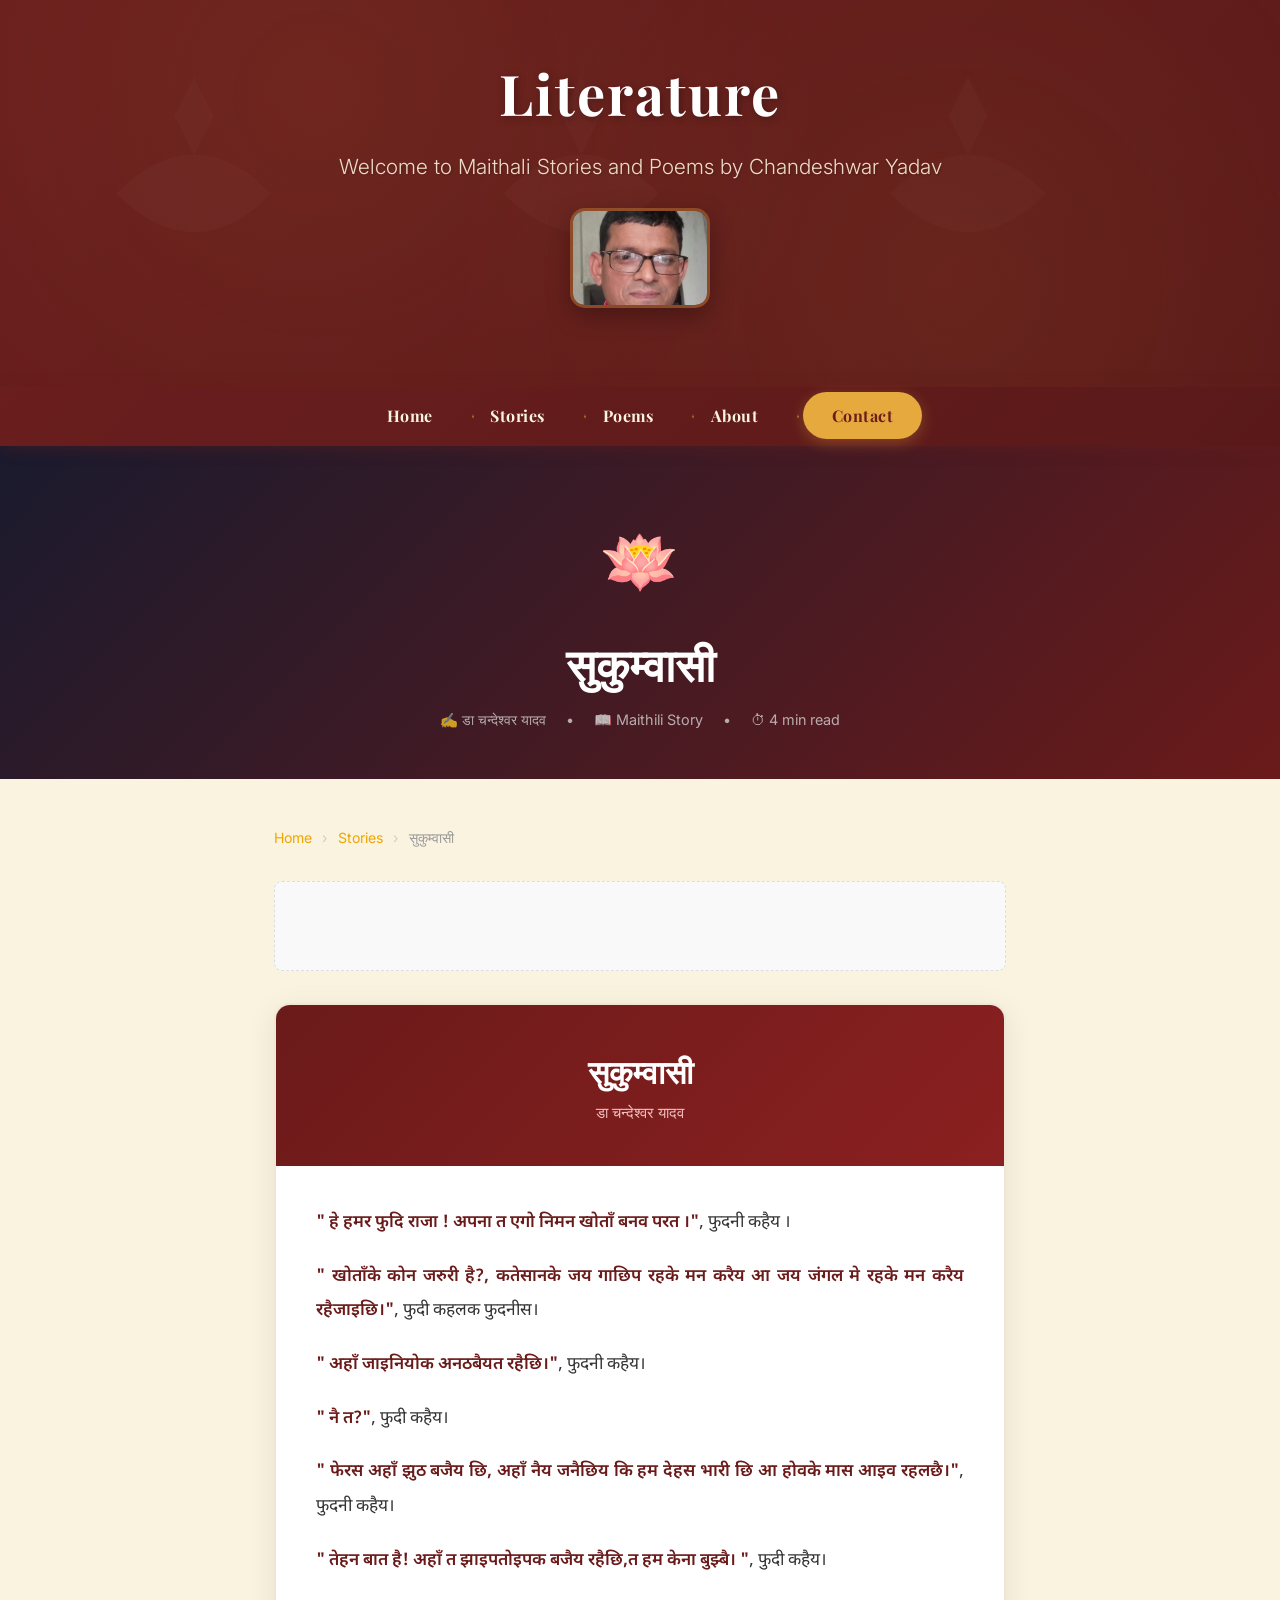
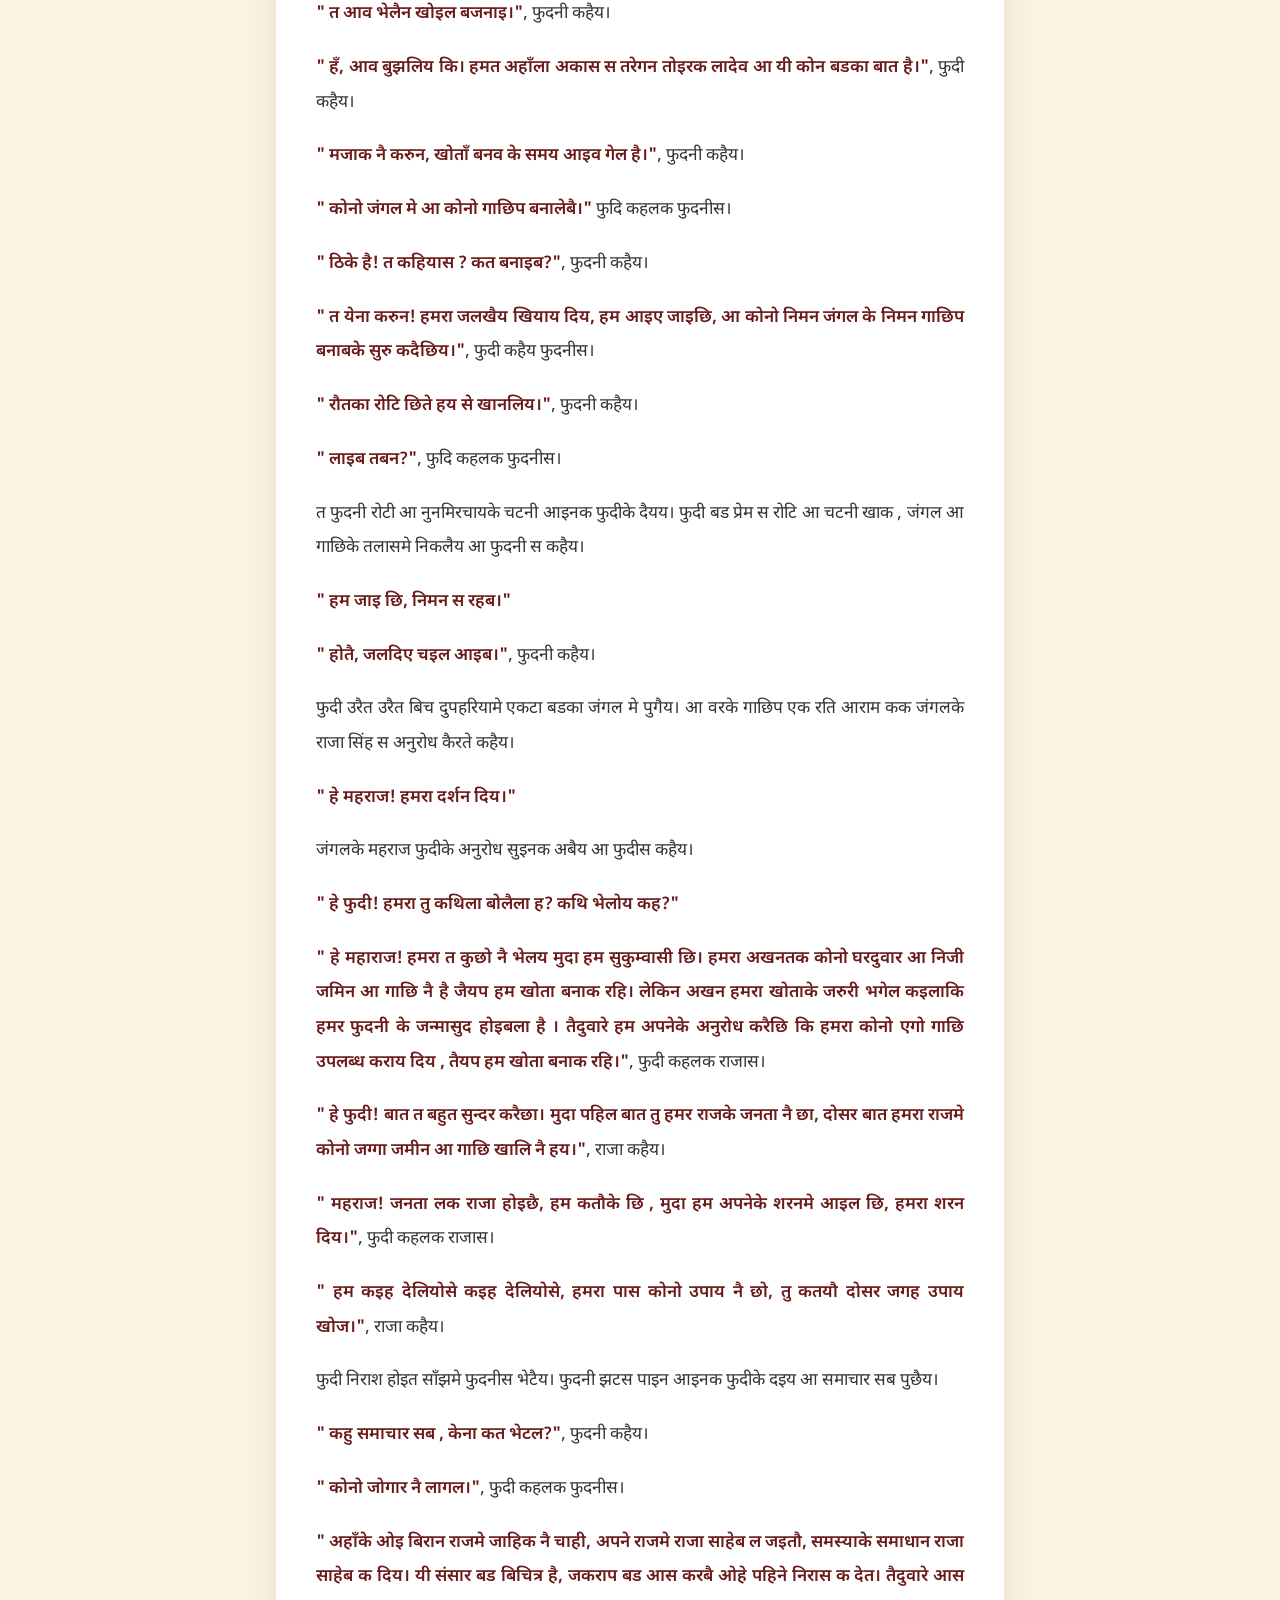
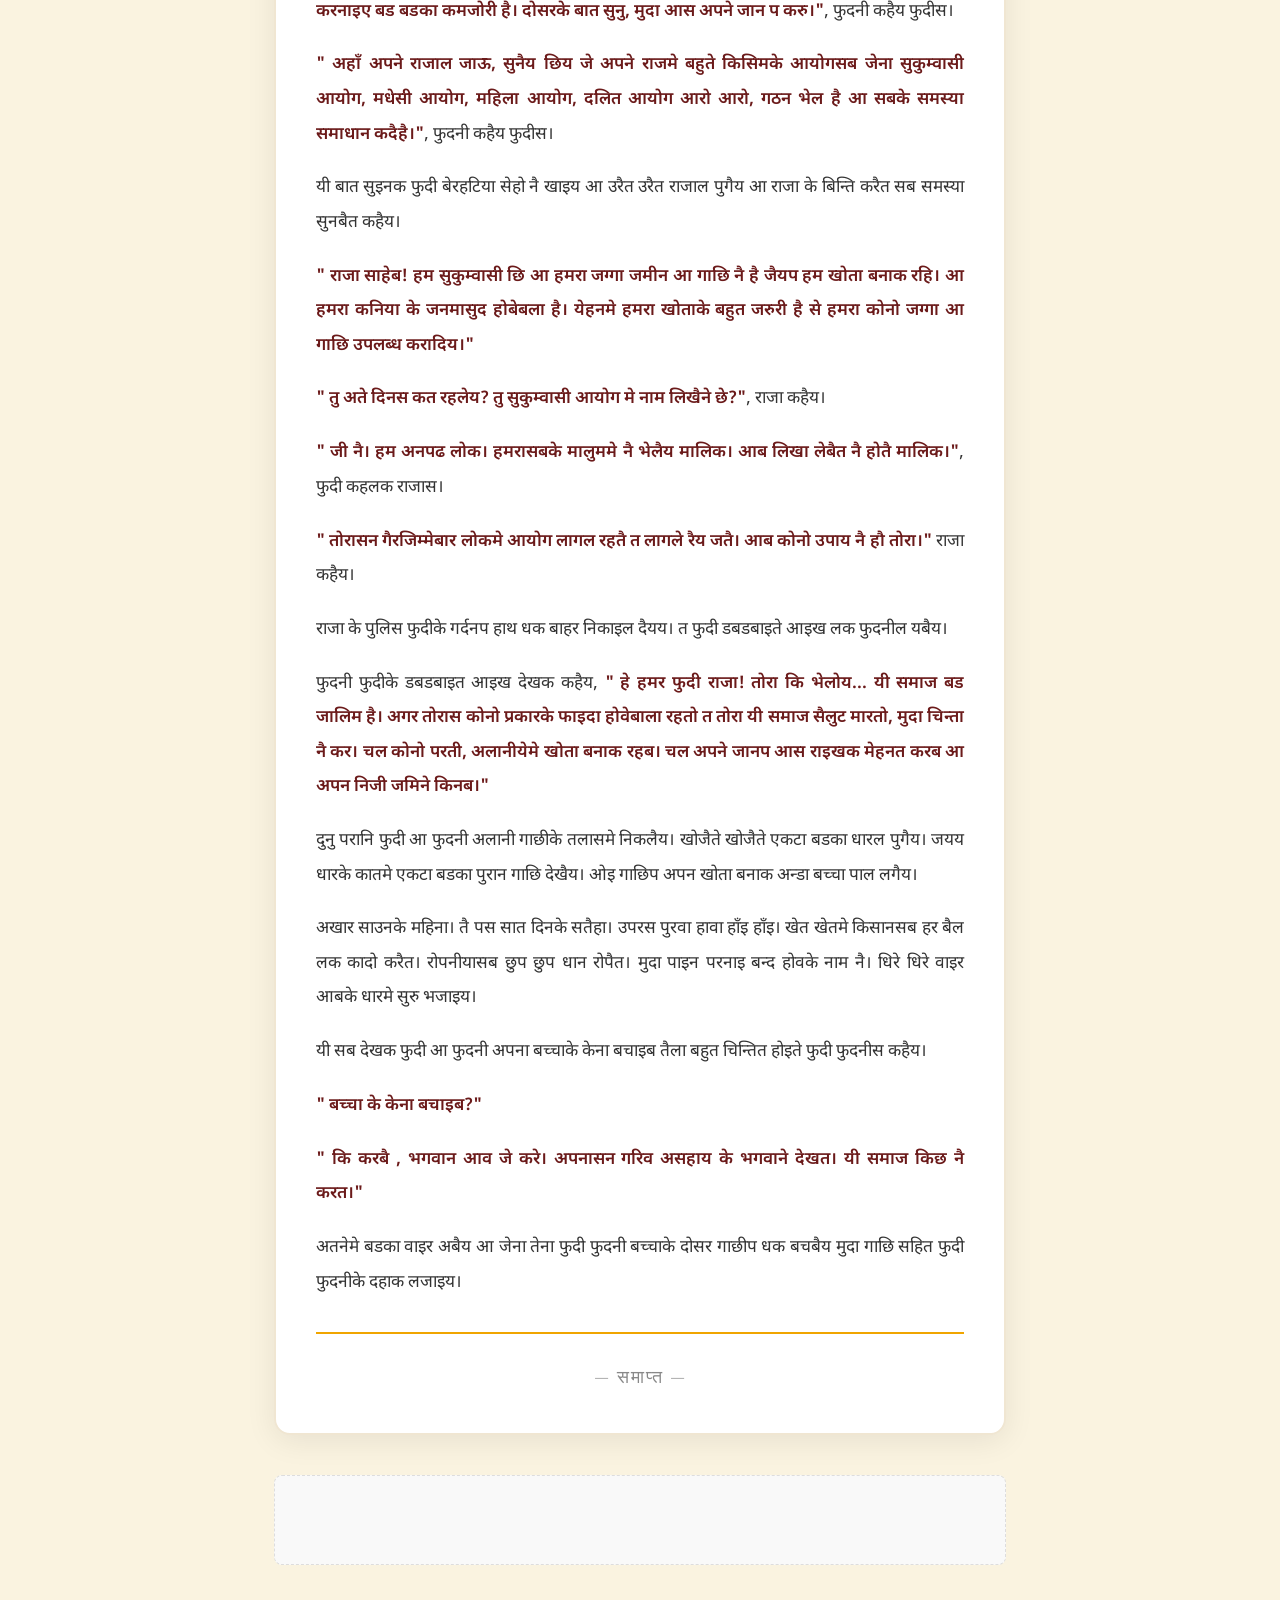
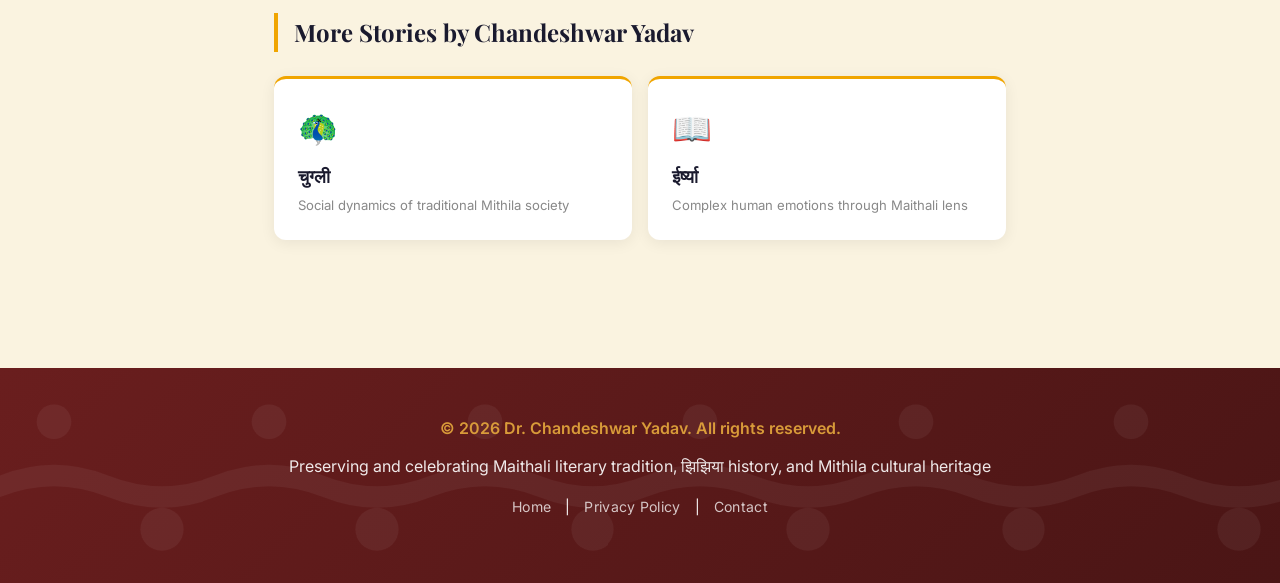
<file: sukumvasi.html>
<!DOCTYPE html>
<html lang="hi">
<head>
    <meta charset="UTF-8">
    <meta name="viewport" content="width=device-width, initial-scale=1.0">
    <meta http-equiv="X-UA-Compatible" content="IE=edge">

    <!-- Google AdSense -->
    <script async src="https://pagead2.googlesyndication.com/pagead/js/adsbygoogle.js?client=ca-pub-8076382604735884"
     crossorigin="anonymous"></script>

    <title>सुकुम्वासी | डा चन्देश्वर यादव | Maithili Story</title>
    <meta name="description" content="सुकुम्वासी - A beautiful Maithili story by Dr. Chandeshwar Yadav exploring human emotions, society and struggle in traditional Mithila culture.">
    <meta name="keywords" content="सुकुम्वासी, Chandeshwar Yadav, Maithili Story, Maithili Literature, मैथिली कहानी, Mithila">
    <meta name="author" content="Dr. Chandeshwar Yadav">
    <meta name="robots" content="index, follow">
    <link rel="canonical" href="https://www.rinkuyadav.com.np/sukumvasi.html">

    <!-- Open Graph -->
    <meta property="og:type" content="article">
    <meta property="og:title" content="सुकुम्वासी | डा चन्देश्वर यादव">
    <meta property="og:description" content="A beautiful Maithili story by Dr. Chandeshwar Yadav exploring human emotions and traditional Mithila culture.">
    <meta property="og:url" content="https://www.rinkuyadav.com.np/sukumvasi.html">
    <meta property="og:site_name" content="Chandeshwar Yadav Literature">

    <!-- Same fonts as home page -->
    <link href="https://fonts.googleapis.com/css2?family=Playfair+Display:wght@400;600;700&family=Inter:wght@300;400;600&family=Noto+Sans+Devanagari:wght@400;600;700&display=swap" rel="stylesheet">

    <!-- Home page stylesheet -->
    <link rel="stylesheet" href="styles.css">

    <style>
        /* Story page specific styles */
        .story-hero {
            background: linear-gradient(135deg, #1a1a2e 0%, #6b1a1a 100%);
            color: #fff;
            padding: 4rem 1.5rem 3rem;
            text-align: center;
        }

        .story-hero .story-emoji {
            font-size: 4rem;
            margin-bottom: 1rem;
            display: block;
        }

        .story-hero h2 {
            font-family: 'Playfair Display', serif;
            font-size: 2.8rem;
            margin-bottom: 0.5rem;
            color: #fff;
        }

        .story-hero .story-meta {
            font-size: 0.9rem;
            opacity: 0.75;
            color: #ddd;
            margin-top: 0.5rem;
        }

        .story-hero .story-meta span {
            margin: 0 0.5rem;
        }

        .story-container {
            max-width: 780px;
            margin: 3rem auto;
            padding: 0 1.5rem 5rem;
        }

        /* Breadcrumb */
        .breadcrumb {
            font-size: 0.88rem;
            color: #999;
            margin-bottom: 1.5rem;
        }

        .breadcrumb a {
            color: #f0a500;
            text-decoration: none;
        }

        .breadcrumb a:hover { text-decoration: underline; }

        .breadcrumb span { margin: 0 0.4rem; color: #ccc; }

        /* Ad slot */
        .ad-slot {
            background: #f9f9f9;
            border: 1px dashed #ddd;
            border-radius: 8px;
            text-align: center;
            padding: 1rem;
            margin: 2rem 0;
            min-height: 90px;
            display: flex;
            align-items: center;
            justify-content: center;
            color: #bbb;
            font-size: 0.8rem;
        }

        /* Story card */
        .story-card {
            background: #fff;
            border-radius: 16px;
            box-shadow: 0 6px 30px rgba(0,0,0,0.08);
            overflow: hidden;
        }

        .story-card-header {
            background: linear-gradient(135deg, #6b1a1a, #8b2020);
            padding: 2.5rem 2rem;
            text-align: center;
        }

        .story-card-header h3 {
            font-family: 'Playfair Display', serif;
            font-size: 2rem;
            color: #fff;
            margin-bottom: 0.3rem;
        }

        .story-card-header p {
            color: #f0c0c0;
            font-size: 0.95rem;
        }

        .story-body {
            padding: 2.5rem 2.5rem;
        }

        .story-text {
            font-family: 'Noto Sans Devanagari', serif;
            font-size: 1.08rem;
            line-height: 2;
            color: #333;
        }

        .story-text p {
            margin-bottom: 1.2rem;
            text-align: justify;
        }

        .story-text .dialogue {
            color: #6b1a1a;
            font-weight: 600;
        }

        .story-end {
            text-align: center;
            margin-top: 2rem;
            padding-top: 1.5rem;
            border-top: 2px solid #f0a500;
            font-family: 'Playfair Display', serif;
            font-size: 1.1rem;
            color: #888;
            letter-spacing: 2px;
        }

        /* Related stories */
        .related-section {
            margin-top: 3rem;
        }

        .related-section h3 {
            font-family: 'Playfair Display', serif;
            font-size: 1.5rem;
            color: #1a1a2e;
            margin-bottom: 1.5rem;
            padding-left: 1rem;
            border-left: 4px solid #f0a500;
        }

        .related-grid {
            display: grid;
            grid-template-columns: repeat(2, 1fr);
            gap: 1rem;
        }

        .related-card {
            background: #fff;
            border-radius: 12px;
            padding: 1.5rem;
            box-shadow: 0 3px 15px rgba(0,0,0,0.07);
            text-decoration: none;
            display: block;
            transition: transform 0.2s, box-shadow 0.2s;
            border-top: 3px solid #f0a500;
        }

        .related-card:hover {
            transform: translateY(-3px);
            box-shadow: 0 8px 25px rgba(0,0,0,0.12);
        }

        .related-card .emoji {
            font-size: 2rem;
            margin-bottom: 0.5rem;
            display: block;
        }

        .related-card h4 {
            font-family: 'Playfair Display', serif;
            font-size: 1.1rem;
            color: #1a1a2e;
            margin-bottom: 0.3rem;
        }

        .related-card p {
            font-size: 0.82rem;
            color: #888;
        }

        @media (max-width: 600px) {
            .story-hero h2 { font-size: 2rem; }
            .story-body { padding: 1.5rem; }
            .related-grid { grid-template-columns: 1fr; }
        }
    </style>
</head>
<body>

    <!-- Same header as index.html -->
    <header role="banner">
        <div class="container">
            <div class="header-content">
                <h1>Literature</h1>
                <p class="subtitle">Welcome to Maithali Stories and Poems by Chandeshwar Yadav</p>
                <div class="header-image">
                    <img src="author.jpg"
                         alt="Chandeshwar Yadav" width="120" height="80">
                </div>
            </div>
        </div>
    </header>

    <!-- Same nav as index.html -->
    <nav role="navigation" aria-label="Main Navigation">
        <div class="container">
            <div class="nav-container">
                <ul class="nav-menu" id="navMenu">
                    <li><a href="/">Home</a></li>
                    <li><a href="stories.html">Stories</a></li>
                    <li><a href="poems.html">Poems</a></li>
                    <li><a href="/#about">About</a></li>
                    <li><a href="/#contact">Contact</a></li>
                </ul>
                <button class="mobile-menu-btn" id="mobileMenuBtn" aria-label="Open mobile menu" aria-expanded="false">☰</button>
            </div>
        </div>
    </nav>

    <!-- Story Hero -->
    <div class="story-hero">
        <span class="story-emoji">🪷</span>
        <h2>सुकुम्वासी</h2>
        <p class="story-meta">
            <span>✍️ डा चन्देश्वर यादव</span>
            <span>•</span>
            <span>📖 Maithili Story</span>
            <span>•</span>
            <span>⏱ 4 min read</span>
        </p>
    </div>

    <main id="main" role="main">
        <div class="story-container">

            <!-- Breadcrumb -->
            <div class="breadcrumb">
                <a href="index.html">Home</a>
                <span>›</span>
                <a href="stories.html">Stories</a>
                <span>›</span>
                सुकुम्वासी
            </div>

            <!-- Top Ad -->
            <div class="ad-slot">
                <ins class="adsbygoogle"
                     style="display:block"
                     data-ad-client="ca-pub-8076382604735884"
                     data-ad-slot="auto"
                     data-ad-format="auto"
                     data-full-width-responsive="true"></ins>
                <script>(adsbygoogle = window.adsbygoogle || []).push({});</script>
            </div>

            <!-- Story Content -->
            <div class="story-card" itemscope itemtype="http://schema.org/CreativeWork">
                <meta itemprop="author" content="Dr. Chandeshwar Yadav">
                <meta itemprop="inLanguage" content="hi">
                <meta itemprop="name" content="सुकुम्वासी">

                <div class="story-card-header">
                    <h3>सुकुम्वासी</h3>
                    <p>डा चन्देश्वर यादव</p>
                </div>

                <div class="story-body">
                    <div class="story-text" itemprop="text">

                        <p><span class="dialogue">" हे हमर फुदि राजा ! अपना त एगो निमन खोताँ बनव परत ।"</span>, फुदनी कहैय ।</p>

                        <p><span class="dialogue">" खोताँके कोन जरुरी है?, कतेसानके जय गाछिप रहके मन करैय आ जय जंगल मे रहके मन करैय रहैजाइछि।"</span>, फुदी कहलक फुदनीस।</p>

                        <p><span class="dialogue">" अहाँ जाइनियोक अनठबैयत रहैछि।"</span>, फुदनी कहैय।</p>

                        <p><span class="dialogue">" नै त?"</span>, फुदी कहैय।</p>

                        <p><span class="dialogue">" फेरस अहाँ झुठ बजैय छि, अहाँ नैय जनैछिय कि हम देहस भारी छि आ होवके मास आइव रहलछै।"</span>, फुदनी कहैय।</p>

                        <p><span class="dialogue">" तेहन बात है! अहाँ त झाइपतोइपक बजैय रहैछि,त हम केना बुझ्बै। "</span>, फुदी कहैय।</p>

                        <p><span class="dialogue">" त आव भेलैन खोइल बजनाइ।"</span>, फुदनी कहैय।</p>

                        <p><span class="dialogue">" हँ, आव बुझलिय कि। हमत अहाँला अकास स तरेगन तोइरक लादेव आ यी कोन बडका बात है।"</span>, फुदी कहैय।</p>

                        <p><span class="dialogue">" मजाक नै करुन, खोताँ बनव के समय आइव गेल है।"</span>, फुदनी कहैय।</p>

                        <p><span class="dialogue">" कोनो जंगल मे आ कोनो गाछिप बनालेबै।"</span> फुदि कहलक फुदनीस।</p>

                        <p><span class="dialogue">" ठिके है! त कहियास ? कत बनाइब?"</span>, फुदनी कहैय।</p>

                        <p><span class="dialogue">" त येना करुन! हमरा जलखैय खियाय दिय, हम आइए जाइछि, आ कोनो निमन जंगल के निमन गाछिप बनाबके सुरु कदैछिय।"</span>, फुदी कहैय फुदनीस।</p>

                        <p><span class="dialogue">" रौतका रोटि छिते हय से खानलिय।"</span>, फुदनी कहैय।</p>

                        <p><span class="dialogue">" लाइब तबन?"</span>, फुदि कहलक फुदनीस।</p>

                        <p>त फुदनी रोटी आ नुनमिरचायके चटनी आइनक फुदीके दैयय। फुदी बड प्रेम स रोटि आ चटनी खाक , जंगल आ गाछिके तलासमे निकलैय आ फुदनी स कहैय।</p>

                        <p><span class="dialogue">" हम जाइ छि, निमन स रहब।"</span></p>

                        <p><span class="dialogue">" होतै, जलदिए चइल आइब।"</span>, फुदनी कहैय।</p>

                        <p>फुदी उरैत उरैत बिच दुपहरियामे एकटा बडका जंगल मे पुगैय। आ वरके गाछिप एक रति आराम कक जंगलके राजा सिंह स अनुरोध कैरते कहैय।</p>

                        <p><span class="dialogue">" हे महराज! हमरा दर्शन दिय।"</span></p>

                        <p>जंगलके महराज फुदीके अनुरोध सुइनक अबैय आ फुदीस कहैय।</p>

                        <p><span class="dialogue">" हे फुदी! हमरा तु कथिला बोलैला ह? कथि भेलोय कह?"</span></p>

                        <p><span class="dialogue">" हे महाराज! हमरा त कुछो नै भेलय मुदा हम सुकुम्वासी छि। हमरा अखनतक कोनो घरदुवार आ निजी जमिन आ गाछि नै है जैयप हम खोता बनाक रहि। लेकिन अखन हमरा खोताके जरुरी भगेल कइलाकि हमर फुदनी के जन्मासुद होइबला है । तैदुवारे हम अपनेके अनुरोध करैछि कि हमरा कोनो एगो गाछि उपलब्ध कराय दिय , तैयप हम खोता बनाक रहि।"</span>, फुदी कहलक राजास।</p>

                        <p><span class="dialogue">" हे फुदी! बात त बहुत सुन्दर करैछा। मुदा पहिल बात तु हमर राजके जनता नै छा, दोसर बात हमरा राजमे कोनो जग्गा जमीन आ गाछि खालि नै हय।"</span>, राजा कहैय।</p>

                        <p><span class="dialogue">" महराज! जनता लक राजा होइछै, हम कतौके छि , मुदा हम अपनेके शरनमे आइल छि, हमरा शरन दिय।"</span>, फुदी कहलक राजास।</p>

                        <p><span class="dialogue">" हम कइह देलियोसे कइह देलियोसे, हमरा पास कोनो उपाय नै छो, तु कतयौ दोसर जगह उपाय खोज।"</span>, राजा कहैय।</p>

                        <p>फुदी निराश होइत साँझमे फुदनीस भेटैय। फुदनी झटस पाइन आइनक फुदीके दइय आ समाचार सब पुछैय।</p>

                        <p><span class="dialogue">" कहु समाचार सब , केना कत भेटल?"</span>, फुदनी कहैय।</p>

                        <p><span class="dialogue">" कोनो जोगार नै लागल।"</span>, फुदी कहलक फुदनीस।</p>

                        <p><span class="dialogue">" अहाँके ओइ बिरान राजमे जाहिक नै चाही, अपने राजमे राजा साहेब ल जइतौ, समस्याके समाधान राजा साहेब क दिय। यी संसार बड बिचित्र है, जकराप बड आस करबै ओहे पहिने निरास क देत। तैदुवारे आस करनाइए बड बडका कमजोरी है। दोसरके बात सुनु, मुदा आस अपने जान प करु।"</span>, फुदनी कहैय फुदीस।</p>

                        <p><span class="dialogue">" अहाँ अपने राजाल जाऊ, सुनैय छिय जे अपने राजमे बहुते किसिमके आयोगसब जेना सुकुम्वासी आयोग, मधेसी आयोग, महिला आयोग, दलित आयोग आरो आरो, गठन भेल है आ सबके समस्या समाधान कदैहै।"</span>, फुदनी कहैय फुदीस।</p>

                        <p>यी बात सुइनक फुदी बेरहटिया सेहो नै खाइय आ उरैत उरैत राजाल पुगैय आ राजा के बिन्ति करैत सब समस्या सुनबैत कहैय।</p>

                        <p><span class="dialogue">" राजा साहेब! हम सुकुम्वासी छि आ हमरा जग्गा जमीन आ गाछि नै है जैयप हम खोता बनाक रहि। आ हमरा कनिया के जनमासुद होबेबला है। येहनमे हमरा खोताके बहुत जरुरी है से हमरा कोनो जग्गा आ गाछि उपलब्ध करादिय।"</span></p>

                        <p><span class="dialogue">" तु अते दिनस कत रहलेय? तु सुकुम्वासी आयोग मे नाम लिखैने छे?"</span>, राजा कहैय।</p>

                        <p><span class="dialogue">" जी नै। हम अनपढ लोक। हमरासबके मालुममे नै भेलैय मालिक। आब लिखा लेबैत नै होतै मालिक।"</span>, फुदी कहलक राजास।</p>

                        <p><span class="dialogue">" तोरासन गैरजिम्मेबार लोकमे आयोग लागल रहतै त लागले रैय जतै। आब कोनो उपाय नै हौ तोरा।"</span> राजा कहैय।</p>

                        <p>राजा के पुलिस फुदीके गर्दनप हाथ धक बाहर निकाइल दैयय। त फुदी डबडबाइते आइख लक फुदनील यबैय।</p>

                        <p>फुदनी फुदीके डबडबाइत आइख देखक कहैय, <span class="dialogue">" हे हमर फुदी राजा! तोरा कि भेलोय... यी समाज बड जालिम है। अगर तोरास कोनो प्रकारके फाइदा होवेबाला रहतो त तोरा यी समाज सैलुट मारतो, मुदा चिन्ता नै कर। चल कोनो परती, अलानीयेमे खोता बनाक रहब। चल अपने जानप आस राइखक मेहनत करब आ अपन निजी जमिने किनब।"</span></p>

                        <p>दुनु परानि फुदी आ फुदनी अलानी गाछीके तलासमे निकलैय। खोजैते खोजैते एकटा बडका धारल पुगैय। जयय धारके कातमे एकटा बडका पुरान गाछि देखैय। ओइ गाछिप अपन खोता बनाक अन्डा बच्चा पाल लगैय।</p>

                        <p>अखार साउनके महिना। तै पस सात दिनके सतैहा। उपरस पुरवा हावा हाँइ हाँइ। खेत खेतमे किसानसब हर बैल लक कादो करैत। रोपनीयासब छुप छुप धान रोपैत। मुदा पाइन परनाइ बन्द होवके नाम नै। धिरे धिरे वाइर आबके धारमे सुरु भजाइय।</p>

                        <p>यी सब देखक फुदी आ फुदनी अपना बच्चाके केना बचाइब तैला बहुत चिन्तित होइते फुदी फुदनीस कहैय।</p>

                        <p><span class="dialogue">" बच्चा के केना बचाइब?"</span></p>

                        <p><span class="dialogue">" कि करबै , भगवान आव जे करे। अपनासन गरिव असहाय के भगवाने देखत। यी समाज किछ नै करत।"</span></p>

                        <p>अतनेमे बडका वाइर अबैय आ जेना तेना फुदी फुदनी बच्चाके दोसर गाछीप धक बचबैय मुदा गाछि सहित फुदी फुदनीके दहाक लजाइय।</p>

                        <div class="story-end">— समाप्त —</div>
                    </div>
                </div>
            </div>

            <!-- Middle Ad -->
            <div class="ad-slot" style="margin: 2.5rem 0;">
                <ins class="adsbygoogle"
                     style="display:block"
                     data-ad-client="ca-pub-8076382604735884"
                     data-ad-slot="auto"
                     data-ad-format="auto"
                     data-full-width-responsive="true"></ins>
                <script>(adsbygoogle = window.adsbygoogle || []).push({});</script>
            </div>

            <!-- Related Stories -->
            <div class="related-section">
                <h3>More Stories by Chandeshwar Yadav</h3>
                <div class="related-grid">
                    <a href="chugli.html" class="related-card">
                        <span class="emoji">🦚</span>
                        <h4>चुग्ली</h4>
                        <p>Social dynamics of traditional Mithila society</p>
                    </a>
                    <a href="irshya.html" class="related-card">
                        <span class="emoji">📖</span>
                        <h4>ईर्ष्या</h4>
                        <p>Complex human emotions through Maithali lens</p>
                    </a>
                </div>
            </div>

        </div>
    </main>

    <!-- Same footer as index.html -->
    <footer role="contentinfo">
        <div class="container">
            <p>&copy; 2026 Dr. Chandeshwar Yadav. All rights reserved.</p>
            <p>Preserving and celebrating Maithali literary tradition, झिझिया history, and Mithila cultural heritage</p>
            <p style="margin-top: 0.8rem;">
                <a href="/">Home</a> &nbsp;|&nbsp;
                <a href="privacy-policy.html">Privacy Policy</a> &nbsp;|&nbsp;
                <a href="/#contact">Contact</a>
            </p>
        </div>
    </footer>

    <script>
        document.addEventListener('DOMContentLoaded', function () {
            const mobileMenuBtn = document.getElementById('mobileMenuBtn');
            const navMenu = document.getElementById('navMenu');

            if (mobileMenuBtn && navMenu) {
                mobileMenuBtn.addEventListener('click', function (e) {
                    e.preventDefault();
                    navMenu.classList.toggle('active');
                    mobileMenuBtn.innerHTML = navMenu.classList.contains('active') ? '✕' : '☰';
                });

                document.addEventListener('click', function (e) {
                    if (!navMenu.contains(e.target) && !mobileMenuBtn.contains(e.target)) {
                        navMenu.classList.remove('active');
                        mobileMenuBtn.innerHTML = '☰';
                    }
                });
            }
        });
    </script>

</body>
</html>
</file>
<file: styles.css>
/* Reset and Base Styles */
* {
    margin: 0;
    padding: 0;
    box-sizing: border-box;
}

/* Skip Link for Accessibility (Hidden by default) */
.skip-link {
    position: absolute;
    top: -40px;
    left: 6px;
    background: #E6A93D;
    color: #6A1E1E;
    padding: 8px;
    text-decoration: none;
    font-weight: bold;
    z-index: 1000;
    border-radius: 4px;
    transition: top 0.3s ease;
}

.skip-link:focus {
    top: 6px;
}

body {
    font-family: 'Inter', 'Lato', sans-serif;
    line-height: 1.6;
    color: #2C2C2C;
    background-color: #FAF3E0;
    min-height: 100vh;
}

.container {
    max-width: 1200px;
    margin: 0 auto;
    padding: 0 20px;
}

/* Header */
header {
    background: linear-gradient(135deg, #6A1E1E 0%, #5a1919 100%);
    color: white;
    padding: 3rem 0;
    text-align: center;
    position: relative;
    overflow: hidden;
}

header::before {
    content: '';
    position: absolute;
    top: 0;
    left: 0;
    right: 0;
    bottom: 0;
    background-image: 
        radial-gradient(circle at 25% 25%, rgba(230, 169, 61, 0.1) 0%, transparent 50%),
        radial-gradient(circle at 75% 75%, rgba(230, 169, 61, 0.1) 0%, transparent 50%),
        url('data:image/svg+xml,<svg xmlns="http://www.w3.org/2000/svg" viewBox="0 0 100 100"><g fill="white" opacity="0.03"><path d="M50,20 L55,30 L50,40 L45,30 Z"/><circle cx="50" cy="50" r="3"/><path d="M30,50 Q50,30 70,50 Q50,70 30,50"/></g></svg>');
    opacity: 0.7;
}

.header-content {
    position: relative;
    z-index: 2;
}

.header-content h1 {
    font-family: 'Playfair Display', 'Merriweather', serif;
    font-size: 3.5rem;
    font-weight: 700;
    margin-bottom: 0.8rem;
    text-shadow: 2px 2px 8px rgba(0,0,0,0.3);
    color: white;
    letter-spacing: 2px;
}

.header-content .subtitle {
    font-size: 1.3rem;
    opacity: 0.95;
    font-weight: 300;
    color: #F5E6D3;
    text-shadow: 1px 1px 3px rgba(0,0,0,0.2);
}

.header-image {
    margin: 1.5rem 0;
}

.header-image img {
    width: 140px;
    height: 100px;
    border-radius: 15px;
    object-fit: cover;
    box-shadow: 0 8px 25px rgba(0,0,0,0.3);
    border: 3px solid rgba(230, 169, 61, 0.3);
    transition: transform 0.3s ease;
}

.header-image img:hover {
    transform: scale(1.05);
    border-color: rgba(230, 169, 61, 0.6);
}

/* Navigation */
nav {
    background: linear-gradient(135deg, #6A1E1E 0%, #5a1919 100%);
    padding: 1rem 0;
    box-shadow: 0 2px 15px rgba(106, 30, 30, 0.4);
    position: sticky;
    top: 0;
    z-index: 100;
    transition: all 0.3s ease;
}

.nav-container {
    display: flex;
    justify-content: center;
    align-items: center;
    position: relative;
    max-width: 1000px;
    margin: 0 auto;
    padding: 0 20px;
}

.nav-menu {
    display: flex;
    list-style: none;
    gap: 0;
    align-items: center;
}

.nav-menu li {
    position: relative;
}

.nav-menu li:not(:last-child)::after {
    content: '';
    position: absolute;
    right: -15px;
    top: 50%;
    transform: translateY(-50%);
    width: 8px;
    height: 8px;
    background-image: url('data:image/svg+xml,<svg xmlns="http://www.w3.org/2000/svg" viewBox="0 0 20 20"><path fill="%23E6A93D" opacity="0.6" d="M10,2 L12,8 L10,14 L8,8 Z"/><circle fill="%23E6A93D" opacity="0.8" cx="10" cy="10" r="2"/></svg>');
    background-size: contain;
    background-repeat: no-repeat;
    background-position: center;
    opacity: 0.7;
}

.nav-menu li a {
    text-decoration: none;
    color: #FAF3E0;
    font-family: 'Playfair Display', serif;
    font-weight: 700;
    padding: 1rem 1.8rem;
    transition: all 0.3s ease;
    position: relative;
    font-size: 1rem;
    letter-spacing: 0.5px;
    border-radius: 0;
}

.nav-menu li a::after {
    content: '';
    position: absolute;
    bottom: 0;
    left: 50%;
    width: 0;
    height: 3px;
    background: linear-gradient(90deg, #E6A93D, #F4B942);
    transition: all 0.3s ease;
    transform: translateX(-50%);
    border-radius: 2px;
}

.nav-menu li a:hover {
    color: #E6A93D;
    background: rgba(230, 169, 61, 0.1);
    transform: translateY(-2px);
}

.nav-menu li a:hover::after {
    width: 80%;
}

.nav-menu li a.active {
    color: #E6A93D;
    position: relative;
}

.nav-menu li a.active::after {
    width: 80%;
    background: linear-gradient(90deg, #F4B942, #E6A93D);
    box-shadow: 0 2px 8px rgba(230, 169, 61, 0.4);
}

/* Contact Button Special Styling */
.nav-menu li:last-child a {
    background: #E6A93D;
    color: #6A1E1E;
    font-weight: 700;
    border-radius: 25px;
    margin-left: 1rem;
    padding: 0.8rem 1.8rem;
    box-shadow: 0 4px 15px rgba(230, 169, 61, 0.3);
    transition: all 0.3s ease;
}

.nav-menu li:last-child a::after {
    display: none;
}

.nav-menu li:last-child a:hover {
    background: #F4B942;
    color: #6A1E1E;
    transform: translateY(-3px);
    box-shadow: 0 8px 25px rgba(230, 169, 61, 0.5);
    filter: brightness(1.1);
}

.mobile-menu-btn {
    display: none;
    background: #E6A93D;
    border: none;
    font-size: 1.5rem;
    cursor: pointer;
    color: #6A1E1E;
    padding: 12px 16px;
    border-radius: 10px;
    box-shadow: 0 4px 15px rgba(230, 169, 61, 0.4);
    position: absolute;
    right: 20px;
    transition: all 0.3s ease;
    font-weight: bold;
}

.mobile-menu-btn:hover {
    background: #F4B942;
    transform: translateY(-2px);
    box-shadow: 0 6px 20px rgba(230, 169, 61, 0.5);
}

/* Hero Section */
.hero {
    background: 
        linear-gradient(135deg, rgba(106, 30, 30, 0.8), rgba(90, 25, 25, 0.8)), 
        url('data:image/svg+xml,<svg xmlns="http://www.w3.org/2000/svg" viewBox="0 0 1200 600"><rect fill="%23FAF3E0" width="1200" height="600"/><g fill="%236A1E1E" opacity="0.05"><path d="M100,150 Q200,100 300,150 Q400,200 500,150 Q600,100 700,150 Q800,200 900,150 Q1000,100 1100,150 L1100,450 Q1000,500 900,450 Q800,400 700,450 Q600,500 500,450 Q400,400 300,450 Q200,500 100,450 Z"/></g><g fill="%23E6A93D" opacity="0.08"><circle cx="200" cy="200" r="50"/><circle cx="600" cy="350" r="60"/><circle cx="1000" cy="250" r="40"/></g><g fill="%236A1E1E" opacity="0.03"><path d="M0,300 L50,280 L100,300 L150,280 L200,300 L250,280 L300,300 L350,280 L400,300 L450,280 L500,300 L550,280 L600,300 L650,280 L700,300 L750,280 L800,300 L850,280 L900,300 L950,280 L1000,300 L1050,280 L1100,300 L1150,280 L1200,300 L1200,320 L0,320 Z"/></g></svg>');
    background-size: cover;
    background-position: center;
    padding: 5rem 0;
    text-align: center;
    color: white;
    position: relative;
    border-bottom: 4px solid #E6A93D;
}

.hero::before {
    content: '';
    position: absolute;
    top: 0;
    left: 0;
    right: 0;
    bottom: 0;
    background: url('data:image/svg+xml,<svg xmlns="http://www.w3.org/2000/svg" viewBox="0 0 100 100"><g fill="white" opacity="0.05"><path d="M20,20 L30,10 L40,20 L30,30 Z M60,40 L70,30 L80,40 L70,50 Z M10,70 L20,60 L30,70 L20,80 Z M70,80 L80,70 L90,80 L80,90 Z"/></g></svg>');
    animation: floatPattern 8s ease-in-out infinite;
}

@keyframes floatPattern {
    0%, 100% { transform: translateY(0px) scale(1); }
    50% { transform: translateY(-5px) scale(1.02); }
}

.hero h2 {
    font-family: 'Playfair Display', 'Merriweather', serif;
    font-size: 3rem;
    margin-bottom: 1.2rem;
    text-shadow: 2px 2px 8px rgba(0,0,0,0.4);
    position: relative;
    z-index: 2;
    color: #F5E6D3;
}

.hero p {
    font-size: 1.2rem;
    opacity: 0.95;
    text-shadow: 1px 1px 3px rgba(0,0,0,0.3);
    position: relative;
    z-index: 2;
    color: #F5E6D3;
}

/* Stories Section */
.stories-section {
    padding: 5rem 0;
    background: #FAF3E0;
    position: relative;
}

.stories-section::before {
    content: '';
    position: absolute;
    top: 0;
    left: 0;
    right: 0;
    bottom: 0;
    background: url('data:image/svg+xml,<svg xmlns="http://www.w3.org/2000/svg" viewBox="0 0 100 100"><g fill="%236A1E1E" opacity="0.02"><path d="M10,20 Q30,10 50,20 Q70,30 90,20 L90,25 Q70,35 50,25 Q30,15 10,25 Z"/><path d="M10,60 Q30,50 50,60 Q70,70 90,60 L90,65 Q70,75 50,65 Q30,55 10,65 Z"/></g></svg>');
}

.section-title {
    font-family: 'Playfair Display', 'Merriweather', serif;
    font-size: 2.8rem;
    text-align: center;
    margin-bottom: 3.5rem;
    color: #6A1E1E;
    position: relative;
    z-index: 2;
}

.section-title::after {
    content: '';
    display: block;
    width: 100px;
    height: 4px;
    background: #E6A93D;
    margin: 1.5rem auto;
    border-radius: 2px;
    box-shadow: 0 2px 10px rgba(230, 169, 61, 0.3);
}

.section-title::before {
    content: '🪷';
    position: absolute;
    left: 50%;
    transform: translateX(-50%);
    top: -40px;
    font-size: 1.5rem;
    opacity: 0.7;
}

.stories-grid {
    display: grid;
    grid-template-columns: repeat(auto-fit, minmax(320px, 1fr));
    gap: 2.5rem;
    margin-bottom: 4rem;
    position: relative;
    z-index: 2;
}

.story-card {
    background: #FFFBF5;
    border-radius: 15px;
    overflow: hidden;
    box-shadow: 0 8px 25px rgba(106, 30, 30, 0.1);
    transition: all 0.4s ease;
    cursor: pointer;
    position: relative;
    border: 2px solid #F0E6D2;
    opacity: 1;
    transform: translateY(0);
}

.story-card::before {
    content: '';
    position: absolute;
    top: 0;
    left: 0;
    right: 0;
    bottom: 0;
    background: linear-gradient(135deg, rgba(230, 169, 61, 0.05), rgba(106, 30, 30, 0.05));
    opacity: 0;
    transition: opacity 0.3s ease;
    z-index: 1;
pointer-events: none; 
}

.story-card:hover::before {
    opacity: 1;
}

.story-card:hover {
    transform: translateY(-10px);
    box-shadow: 0 15px 35px rgba(106, 30, 30, 0.2);
    border-color: #E6A93D;
}

.story-image {
    width: 100%;
    height: 200px;
    background: linear-gradient(135deg, #6A1E1E 0%, #5a1919 100%);
    display: flex;
    align-items: center;
    justify-content: center;
    color: #E6A93D;
    font-size: 2.5rem;
    position: relative;
    overflow: hidden;
}

.story-image::before {
    content: '';
    position: absolute;
    top: 0;
    left: 0;
    right: 0;
    bottom: 0;
    background: url('data:image/svg+xml,<svg xmlns="http://www.w3.org/2000/svg" viewBox="0 0 100 100"><g fill="white" opacity="0.08"><path d="M20,30 Q30,20 40,30 Q50,40 60,30 Q70,20 80,30 L80,35 Q70,25 60,35 Q50,45 40,35 Q30,25 20,35 Z"/><path d="M20,60 Q30,50 40,60 Q50,70 60,60 Q70,50 80,60 L80,65 Q70,55 60,65 Q50,75 40,65 Q30,55 20,65 Z"/></g></svg>');
    animation: traditionalPattern 6s linear infinite;
}

@keyframes traditionalPattern {
    0% { transform: translateX(0); }
    100% { transform: translateX(100px); }
}

.story-content {
    padding: 2rem;
    position: relative;
    z-index: 2;
}

.story-title {
    font-family: 'Noto Sans Devanagari', 'Playfair Display', serif;
    font-size: 1.6rem;
    color: #6A1E1E;
    margin-bottom: 1rem;
    text-align: center;
    font-weight: 600;
}

.story-excerpt {
    color: #5A5A5A;
    font-size: 1rem;
    line-height: 1.7;
    text-align: center;
    font-weight: 400;
}

/* Cultural Icons for Stories */
.story-card:nth-child(1) .story-image::after {
    content: '🪷'; /* Lotus for first story */
}

.story-card:nth-child(2) .story-image::after {
    content: '🦚'; /* Peacock for second story */
}

.story-card:nth-child(3) .story-image::after {
    content: '📖'; /* Book for third story */
}

.story-image::after {
    position: absolute;
    font-size: 3rem;
    z-index: 2;
    filter: drop-shadow(2px 2px 4px rgba(0,0,0,0.3));
}

/* Featured Story */
.featured-story {
    background: #FFFBF5;
    padding: 3rem;
    border-radius: 20px;
    margin: 4rem 0;
    text-align: center;
    border: 2px solid #E6A93D;
    box-shadow: 0 15px 35px rgba(106, 30, 30, 0.1);
    position: relative;
    z-index: 2;
}

.featured-story::before {
    content: '';
    position: absolute;
    top: 10px;
    left: 10px;
    right: 10px;
    bottom: 10px;
    border: 1px solid rgba(230, 169, 61, 0.3);
    border-radius: 15px;
    pointer-events: none;
}

.featured-story h3 {
    font-family: 'Playfair Display', 'Merriweather', serif;
    font-size: 2.2rem;
    color: #6A1E1E;
    margin-bottom: 1.5rem;
    position: relative;
}

.featured-story h3::after {
    content: '✨';
    position: absolute;
    right: -40px;
    top: 0;
    font-size: 1.5rem;
    color: #E6A93D;
    animation: sparkle 2s ease-in-out infinite;
}

@keyframes sparkle {
    0%, 100% { opacity: 1; transform: scale(1) rotate(0deg); }
    50% { opacity: 0.7; transform: scale(1.1) rotate(10deg); }
}

.featured-story p {
    color: #5A5A5A;
    font-size: 1.1rem;
    line-height: 1.8;
    max-width: 700px;
    margin: 0 auto;
}

/* About Section */
.about-section {
    background: linear-gradient(135deg, #6A1E1E 0%, #5a1919 100%);
    padding: 5rem 0;
    color: white;
    position: relative;
}

.about-section::before {
    content: '';
    position: absolute;
    top: 0;
    left: 0;
    right: 0;
    bottom: 0;
    background: url('data:image/svg+xml,<svg xmlns="http://www.w3.org/2000/svg" viewBox="0 0 100 100"><g fill="white" opacity="0.03"><path d="M10,10 L20,5 L30,10 L25,20 L15,25 L5,20 Z M70,30 L80,25 L90,30 L85,40 L75,45 L65,40 Z M30,70 L40,65 L50,70 L45,80 L35,85 L25,80 Z M80,80 L90,75 L100,80 L95,90 L85,95 L75,90 Z"/></g></svg>');
}

.about-section .section-title {
    color: white;
    position: relative;
    z-index: 2;
}

.about-section .section-title::after {
    background: #E6A93D;
}

.about-section .section-title::before {
    content: '🪔';
    color: #E6A93D;
}

.about-content {
    display: grid;
    grid-template-columns: 1fr 2fr;
    gap: 4rem;
    align-items: center;
    position: relative;
    z-index: 2;
}

.about-image {
    text-align: center;
}

.about-image img {
    width: 220px;
    height: 220px;
    border-radius: 50%;
    object-fit: cover;
    box-shadow: 0 15px 40px rgba(0,0,0,0.3);
    border: 5px solid #E6A93D;
    transition: transform 0.3s ease;
}

.about-image img:hover {
    transform: scale(1.05);
}

.about-text h3 {
    font-family: 'Playfair Display', 'Merriweather', serif;
    font-size: 2.2rem;
    color: white;
    margin-bottom: 1rem;
}

.about-text h4 {
    color: #E6A93D;
    font-size: 1.3rem;
    margin-bottom: 1.5rem;
    font-weight: 400;
}

.about-text p {
    color: rgba(255,255,255,0.9);
    line-height: 1.8;
    margin-bottom: 1.2rem;
    font-size: 1rem;
}

/* Contact Section */
.contact-section {
    background: #FAF3E0;
    padding: 5rem 0;
    position: relative;
}

.contact-section::before {
    content: '';
    position: absolute;
    top: 0;
    left: 0;
    right: 0;
    bottom: 0;
    background: url('data:image/svg+xml,<svg xmlns="http://www.w3.org/2000/svg" viewBox="0 0 100 100"><g fill="%236A1E1E" opacity="0.02"><circle cx="20" cy="20" r="15"/><circle cx="80" cy="80" r="20"/><path d="M50,10 Q60,20 70,10 Q80,20 90,10 L90,15 Q80,25 70,15 Q60,25 50,15 Z"/></g></svg>');
}

.contact-content {
    text-align: center;
    max-width: 600px;
    margin: 0 auto;
    position: relative;
    z-index: 2;
}

.contact-section .section-title::before {
    content: '📜';
    color: #6A1E1E;
}

.contact-image {
    margin-bottom: 2.5rem;
}

.contact-image img {
    width: 180px;
    height: 120px;
    border-radius: 15px;
    object-fit: cover;
    box-shadow: 0 10px 30px rgba(106, 30, 30, 0.2);
    border: 3px solid #E6A93D;
}

.contact-content p {
    font-size: 1.1rem;
    color: #5A5A5A;
    line-height: 1.7;
    margin-bottom: 2.5rem;
}

.contact-btn {
    background: #E6A93D;
    color: #2C2C2C;
    padding: 15px 35px;
    text-decoration: none;
    border-radius: 10px;
    display: inline-block;
    transition: all 0.3s ease;
    font-weight: 600;
    font-size: 1rem;
    text-transform: uppercase;
    letter-spacing: 0.5px;
    position: relative;
    overflow: hidden;
    border: 2px solid #E6A93D;
}

.contact-btn::before {
    content: '';
    position: absolute;
    top: 0;
    left: -100%;
    width: 100%;
    height: 100%;
    background: #6A1E1E;
    transition: left 0.3s ease;
    z-index: -1;
}

.contact-btn:hover::before {
    left: 0;
}

.contact-btn:hover {
    color: white;
    transform: translateY(-3px);
    box-shadow: 0 10px 25px rgba(230, 169, 61, 0.4);
}

/* Footer */
footer {
    background: linear-gradient(135deg, #6A1E1E 0%, #4a1515 100%);
    color: white;
    text-align: center;
    padding: 3rem 0;
    position: relative;
}

footer::before {
    content: '';
    position: absolute;
    top: 0;
    left: 0;
    right: 0;
    bottom: 0;
    background: url('data:image/svg+xml,<svg xmlns="http://www.w3.org/2000/svg" viewBox="0 0 100 100"><g fill="white" opacity="0.05"><path d="M0,50 Q25,40 50,50 Q75,60 100,50 L100,60 Q75,70 50,60 Q25,50 0,60 Z"/><circle cx="25" cy="25" r="8"/><circle cx="75" cy="75" r="10"/></g></svg>');
}

footer p {
    margin-bottom: 0.8rem;
    opacity: 0.9;
    position: relative;
    z-index: 2;
}

footer p:first-child {
    font-weight: 600;
    color: #E6A93D;
}

footer p:last-child {
    opacity: 0.7;
    font-size: 0.9rem;
    font-style: italic;
}

/* Responsive Design */
@media (max-width: 768px) {
    .header-content h1 {
        font-size: 2.5rem;
        letter-spacing: 1px;
    }

    .header-content .subtitle {
        font-size: 1.1rem;
    }

    .nav-container {
        justify-content: space-between;
        align-items: center;
        position: relative;
    }

    .nav-menu {
        display: none;
        flex-direction: column;
        position: absolute;
        top: 100%;
        left: 0;
        right: 0;
        background: linear-gradient(135deg, #6A1E1E 0%, #5a1919 100%);
        box-shadow: 0 4px 20px rgba(106, 30, 30, 0.4);
        padding: 1rem 0;
        gap: 0;
        border-radius: 0 0 15px 15px;
        z-index: 1000;
    }

    .nav-menu.active {
        display: flex !important;
    }

    .nav-menu li {
        width: 100%;
    }

    .nav-menu li:not(:last-child)::after {
        display: none;
    }

    .nav-menu li a {
        padding: 1rem 2rem;
        border-bottom: 1px solid rgba(230, 169, 61, 0.1);
        display: block;
        width: 100%;
        text-align: left;
    }

    .nav-menu li a:hover {
        background: rgba(230, 169, 61, 0.1);
        transform: none;
    }

    .nav-menu li:last-child a {
        margin: 1rem 2rem 0.5rem;
        border-bottom: none;
        border-radius: 25px;
        text-align: center;
        width: auto;
    }

    .mobile-menu-btn {
        display: block;
        z-index: 1001;
    }

    .stories-grid {
        grid-template-columns: 1fr;
        gap: 2rem;
    }

    .about-content {
        grid-template-columns: 1fr;
        text-align: center;
        gap: 3rem;
    }

    .hero h2 {
        font-size: 2.2rem;
    }

    .section-title {
        font-size: 2.2rem;
    }

    .story-title {
        font-size: 1.4rem;
    }

    .container {
        padding: 0 15px;
    }

    .featured-story {
        padding: 2rem;
        margin: 2rem 0;
    }

    .featured-story h3::after {
        right: -25px;
        font-size: 1.2rem;
    }
}

@media (max-width: 480px) {
    .header-content h1 {
        font-size: 2rem;
    }

    .hero h2 {
        font-size: 1.8rem;
    }

    .section-title {
        font-size: 1.8rem;
    }

    .stories-section,
    .about-section,
    .contact-section {
        padding: 3rem 0;
    }

    .story-card {
        margin: 0 10px;
    }

    .about-image img {
        width: 180px;
        height: 180px;
    }

    .stories-grid {
        grid-template-columns: 1fr;
        gap: 1.5rem;
    }

    .section-title::before {
        top: -30px;
        font-size: 1.2rem;
    }
}

/* Animations */
@keyframes fadeInUp {
    from {
        opacity: 0;
        transform: translateY(40px);
    }
    to {
        opacity: 1;
        transform: translateY(0);
    }
}

@keyframes slideInLeft {
    from {
        opacity: 0;
        transform: translateX(-40px);
    }
    to {
        opacity: 1;
        transform: translateX(0);
    }
}

@keyframes slideInRight {
    from {
        opacity: 0;
        transform: translateX(40px);
    }
    to {
        opacity: 1;
        transform: translateX(0);
    }
}

.story-card {
    animation: fadeInUp 0.8s ease forwards;
}

.story-card:nth-child(1) { animation-delay: 0.1s; }
.story-card:nth-child(2) { animation-delay: 0.2s; }
.story-card:nth-child(3) { animation-delay: 0.3s; }

/* Section fade-in animation */
section {
    opacity: 1;
    transform: translateY(0);
    transition: all 0.8s ease;
}

section.fade-in {
    opacity: 0;
    transform: translateY(30px);
}

section.visible {
    opacity: 1;
    transform: translateY(0);
}

/* Scroll animations */
.about-image {
    opacity: 1;
    transform: translateX(0);
}

.about-text {
    opacity: 1;
    transform: translateX(0);
}

/* Custom scrollbar */
::-webkit-scrollbar {
    width: 8px;
}

::-webkit-scrollbar-track {
    background: #F0E6D2;
}

::-webkit-scrollbar-thumb {
    background: #E6A93D;
    border-radius: 4px;
}

::-webkit-scrollbar-thumb:hover {
    background: #D4941F;
}

/* Selection color */
::selection {
    background: #E6A93D;
    color: #2C2C2C;
}

::-moz-selection {
    background: #E6A93D;
    color: #2C2C2C;
}

/* ===== Story Page Fixes ===== */

/* Lift stats bar above the card overlay */
.story-stats-bar {
    position: relative;
    z-index: 10;
    pointer-events: auto;
}

/* Make like button and share icons fully tappable */
.like-btn {
    position: relative;
    z-index: 11;
    pointer-events: auto !important;
    touch-action: manipulation;
    -webkit-tap-highlight-color: rgba(224, 85, 85, 0.2);
    cursor: pointer;
}

.share-icons a,
#copyLinkBtn {
    position: relative;
    z-index: 11;
    pointer-events: auto !important;
    touch-action: manipulation;
}

/* Story page body background fix */
.story-body {
    position: relative;
    z-index: 2;
}

/* ===== FOOTER LINKS ===== */
footer a {
    color: rgba(255, 255, 255, 0.75);
    text-decoration: none;
    font-family: 'Inter', sans-serif;
    font-size: 0.88rem;
    transition: color 0.2s ease;
    padding: 0.2rem 0;
    border-bottom: 1px solid transparent;
}

footer a:hover {
    color: #E6A93D;
    border-bottom-color: rgba(230, 169, 61, 0.5);
}

footer p:last-child {
    opacity: 1 !important;
    font-size: 0.88rem !important;
    font-style: normal !important;
    letter-spacing: 0.3px;
}

footer p:last-child a {
    margin: 0 0.3rem;
}

/* Separator between links */
footer p:last-child {
    display: flex;
    align-items: center;
    justify-content: center;
    gap: 0.3rem;
    flex-wrap: wrap;
}
</file>
